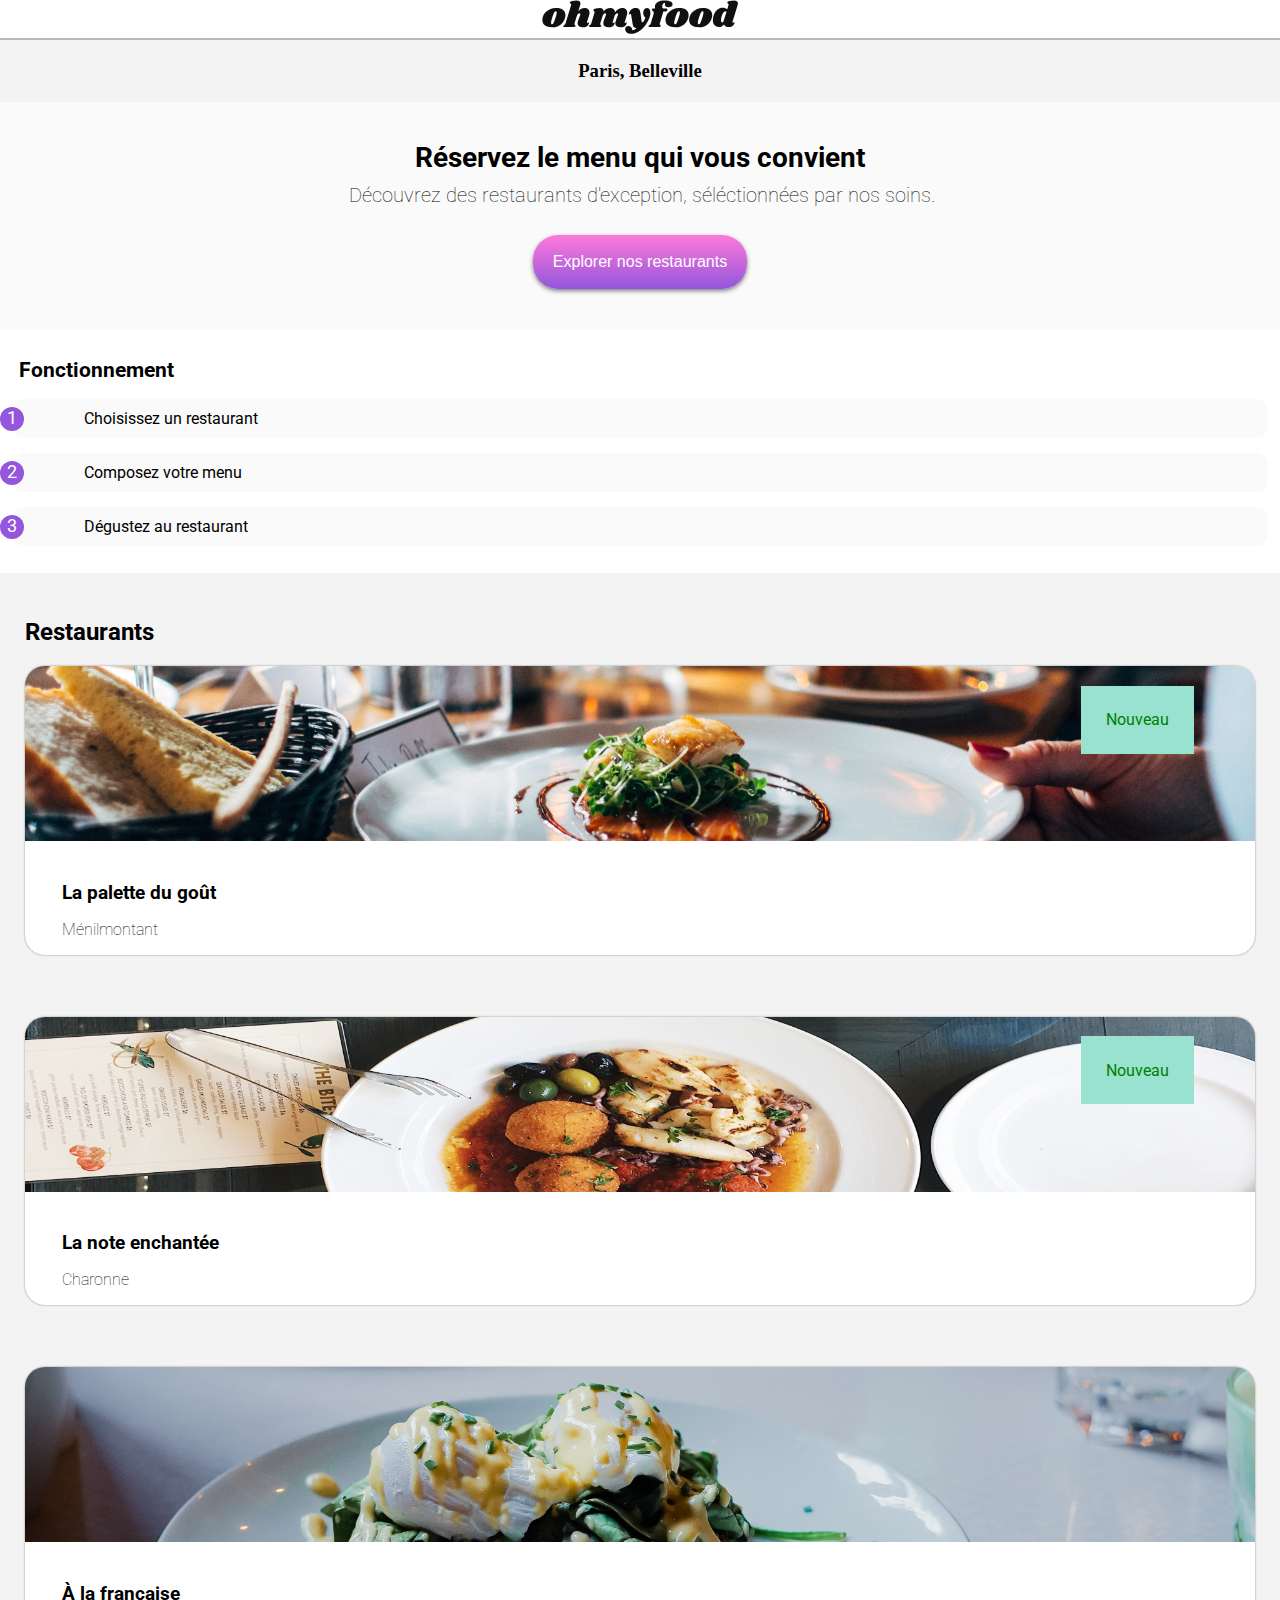
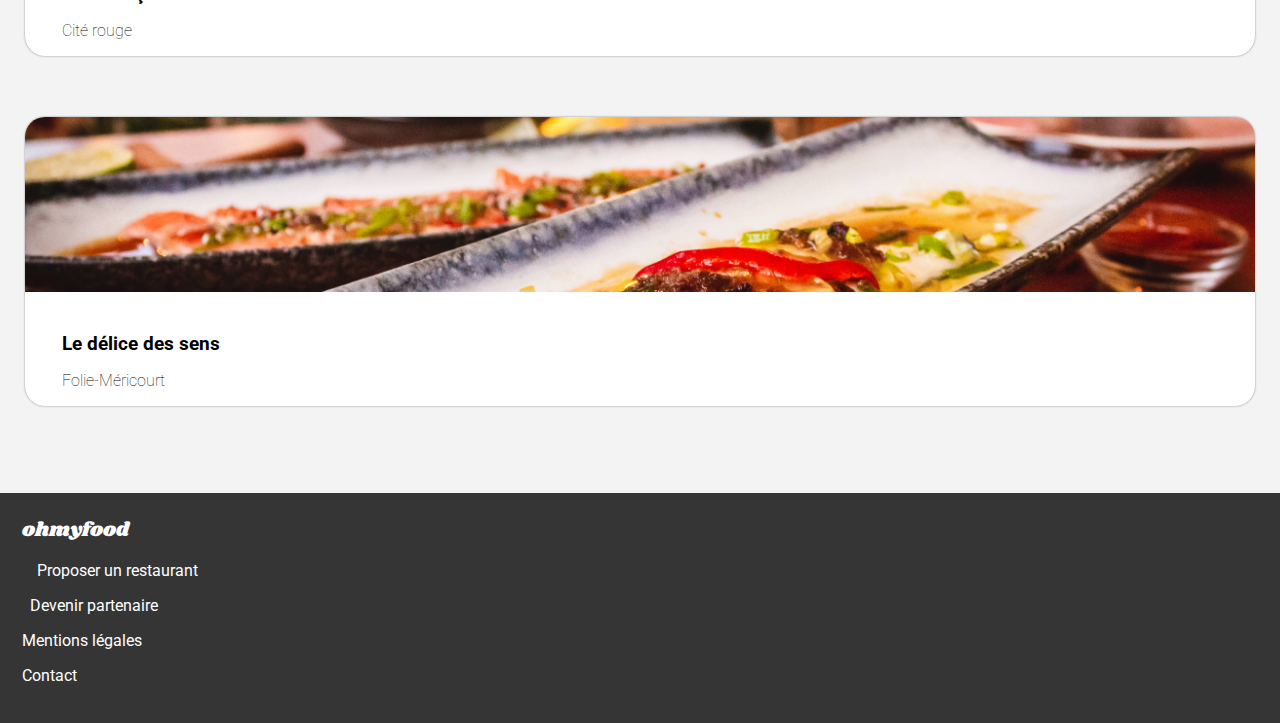
<file: index.html>
<!DOCTYPE html>
<html lang="en">

<head>
    <meta charset="UTF-8">
    <meta http-equiv="X-UA-Compatible" content="IE=edge">
    <meta name="viewport" content="width=device-width, initial-scale=1.0">
    <link rel="stylesheet" href="desktop.css">
    <link rel="stylesheet" href="tablette.css">
    <link rel="stylesheet" href="mobile.css">
    <link rel="stylesheet" href="https://use.fontawesome.com/releases/v5.15.4/css/all.css"
        integrity="sha384-DyZ88mC6Up2uqS4h/KRgHuoeGwBcD4Ng9SiP4dIRy0EXTlnuz47vAwmeGwVChigm" crossorigin="anonymous">

    <link rel="preconnect" href="https://fonts.googleapis.com">
    <link rel="preconnect" href="https://fonts.gstatic.com" crossorigin>
    <link href="https://fonts.googleapis.com/css2?family=Roboto:wght@100;500&display=swap" rel="stylesheet">

    <link rel="preconnect" href="https://fonts.googleapis.com">
    <link rel="preconnect" href="https://fonts.gstatic.com" crossorigin>
    <link href="https://fonts.googleapis.com/css2?family=Shrikhand&display=swap" rel="stylesheet">

    <title>ohmyfood</title>
</head>

<body>

    <header>
        <img class="margeLogo margeDesktopOMF margeTabletteOMF margeTablette2-OMF" src="./img/ohmyfood@2x.svg" alt="Logo ohmyfood">

        <div id="containerInfo">

            <div class="ParisBelleville colorFondBody colorFondBodyDesktop">
                <h3><i class="margeIconParisBelleville margeDesktopParis margeDesktopParis iconMap fas fa-map-marker-alt"></i> Paris, Belleville</h3>
            </div>


            <div>
                <div>
                    <div class="alignCenter ReserverMenu ReserverMenuDesktop ReserverMenuTablette">
                        <h1>Réservez le menu qui vous convient</h1>
                    </div>
                </div>


                <div class="alignCenter alignCenterDesktop">
                    <h3 class="DecouvrezMenu DecouvrezMenu2 DecouvrezMenuDesktop DecouvrezMenu2Desktop">Découvrez des restaurants d'exception, séléctionnées par
                        nos soins.</h3>
                </div>
            </div>

            <button class="button buttonDesktop buttonTablette buttonTablette-2">Explorer nos restaurants</button>
        </div>

    </header>

    <main>
        <div class="fonctionnement fonctionnementDesktop">

            <h2 class="titreFonctionnement">Fonctionnement</h2>

            <div id="conteneur conteneurDesktop containerSectionDesktop">

                <div class="Element ElementDesktop">
                    <div class="colorNumber colorNumberDesktop">1</div>
                    <div>
                        <i class="iconElement iconElementDesktop fas fa-mobile-alt"></i>
                        <span class="textIcon textIconDesktop">Choisissez un restaurant</span>
                    </div>


                </div>

                <div class="Element ElementDesktop">
                    <div class="colorNumber colorNumberDesktop">2</div>
                    <div>
                        <i class="iconElement iconElementDesktop fas fa-list-ul"></i>
                        <span class="textIcon textIconDesktop">Composez votre menu</span>
                    </div>
                </div>

                <div class="Element ElementDesktop">
                    <div class="colorNumber colorNumberDesktop">3</div>
                    <div>
                        <i class="iconElement iconElementDesktop fas fa-store"></i>
                        <span class="textIcon textIconDesktop">Dégustez au restaurant</span>
                    </div>

                </div>
            </div>
        </div>
        </div>
    </main>

    <section id="containerSection">
        <div class="container">

            <h2 class="titleRestaurants">Restaurants</h2>

            <div class="cartes cartesDesktop">

                <div class="card-header card-headerDesktop">
                    <a href=""><img class="imageRestaurant imageRestaurantDesktop" src="./img/jay-wennington-N_Y88TWmGwA-unsplash.jpg"
                            alt=""></a>
                    <p>Nouveau</p>
                </div>

                <div class="card-footer card-footerDesktop">

                    <div class="test">
                        <a href="">
                            <h3>La palette du goût</h3>
                        </a>
                        <a href="" class="card-footer-text card-footer-text-Desktop">
                            <p>Ménilmontant</p>
                        </a>
                    </div>
                    <!-- 
                    <div class="iconeCoeur">
                        <i class="far fa-heart"></i>
                        <i class="fas fa-heart"></i>
                    </div>
-->

                    <div class=" iconeCoeur iconeCoeurDesktop parent parentDesktop">
                        <i class="far fa-heart menunoir menunoirDesktop"></i>
                        <i class="fas fa-heart menublanc menublancDesktop"></i>
                    </div>
                </div>

            </div>



            <div class="cartes cartesDesktop">

                <div class="card-header card-headerDesktop">
                    <a href=""><img class="imageRestaurant imageRestaurantDesktop" src="./img/stil-u2Lp8tXIcjw-unsplash2.jpg" alt=""></a>
                    <p>Nouveau</p>
                </div>

                <div class="card-footer card-footerDesktop">

                    <div class="test">
                        <a href="">
                            <h3>La note enchantée</h3>
                        </a>
                        <a href="" class="card-footer-text card-footer-text-Desktop">
                            <p>Charonne</p>
                        </a>
                    </div>

                    <!--
                    <div class="iconeCoeur">
                        <i class="far fa-heart"></i>
                        <i class="fas fa-heart"></i>
                    </div>
                </div>
            -->

                    <div class=" iconeCoeur iconeCoeurDesktop parent parentDesktop">
                        <i class="far fa-heart menunoir menunoirDesktop"></i>
                        <i class="fas fa-heart menublanc menublancDesktop"></i>
                    </div>

                </div>
            </div>
            <div class="cartes cartesDesktop">

                <div class="card-header card-headerDesktop">
                    <a href=""><img class="imageRestaurant imageRestaurantDesktop" src="./img/toa-heftiba-DQKerTsQwi0-unsplash.jpg" alt=""></a>

                </div>

                <div class="card-footer card-footerDesktop">

                    <div class="test">
                        <a href="">
                            <h3>À la française</h3>
                        </a>
                        <a href="" class="card-footer-text card-footer-text-Desktop">
                            <p>Cité rouge</p>
                        </a>
                    </div>

                    <!--
                    <div class="iconeCoeur">
                        <i class="far fa-heart"></i>
                        <i class="fas fa-heart"></i>
                    </div>
            -->

                    <div class=" iconeCoeur iconeCoeurDesktop parent parentDesktop">
                        <i class="far fa-heart menunoir menunoirDesktop"></i>
                        <i class="fas fa-heart menublanc menublancDesktop"></i>
                    </div>

                </div>
            </div>

            <div class="cartes cartesDesktop">

                <div class="card-header card-headerDesktop">
                    <a href=""><img class="imageRestaurant imageRestaurantDesktop"
                            src="./img/louis-hansel-shotsoflouis-qNBGVyOCY8Q-unsplash.jpg" alt=""></a>

                </div>

                <div class="card-footer card-footerDesktop">

                    <div class="test">
                        <a href="">
                            <h3>Le délice des sens</h3>
                        </a>
                        <a href="" class="card-footer-text card-footer-text-Desktop">
                            <p>Folie-Méricourt</p>
                        </a>
                    </div>

                    <!--
                    <div class="iconeCoeur">
                        <i class="far fa-heart"></i>
                        <i class="fas fa-heart"></i>
                    </div>
                
            -->

                    <div class=" iconeCoeur iconeCoeurDesktop parent parentDesktop">
                        <i class="far fa-heart menunoir menunoirDesktop"></i>
                        <i class="fas fa-heart menublanc menublancDesktop"></i>
                    </div>

                </div>
            </div>



        </div>


        <div>

        </div>
    </section>


    <footer>

        <div id="containerFooter">


            <div>
                <div id="policeomf">ohmyfood</div>
                <p><i class="fas fa-utensils margIconFooter margIconFooterDesktop"></i>Proposer un restaurant</p>
                <p><i class="fas fa-hands-helping margIconFooter2 margIconFooter2Desktop"></i>Devenir partenaire</p>
                <p>Mentions légales</p>
                <p>Contact</p>
            </div>
        </div>
    </footer>
</body>

</html>
</file>
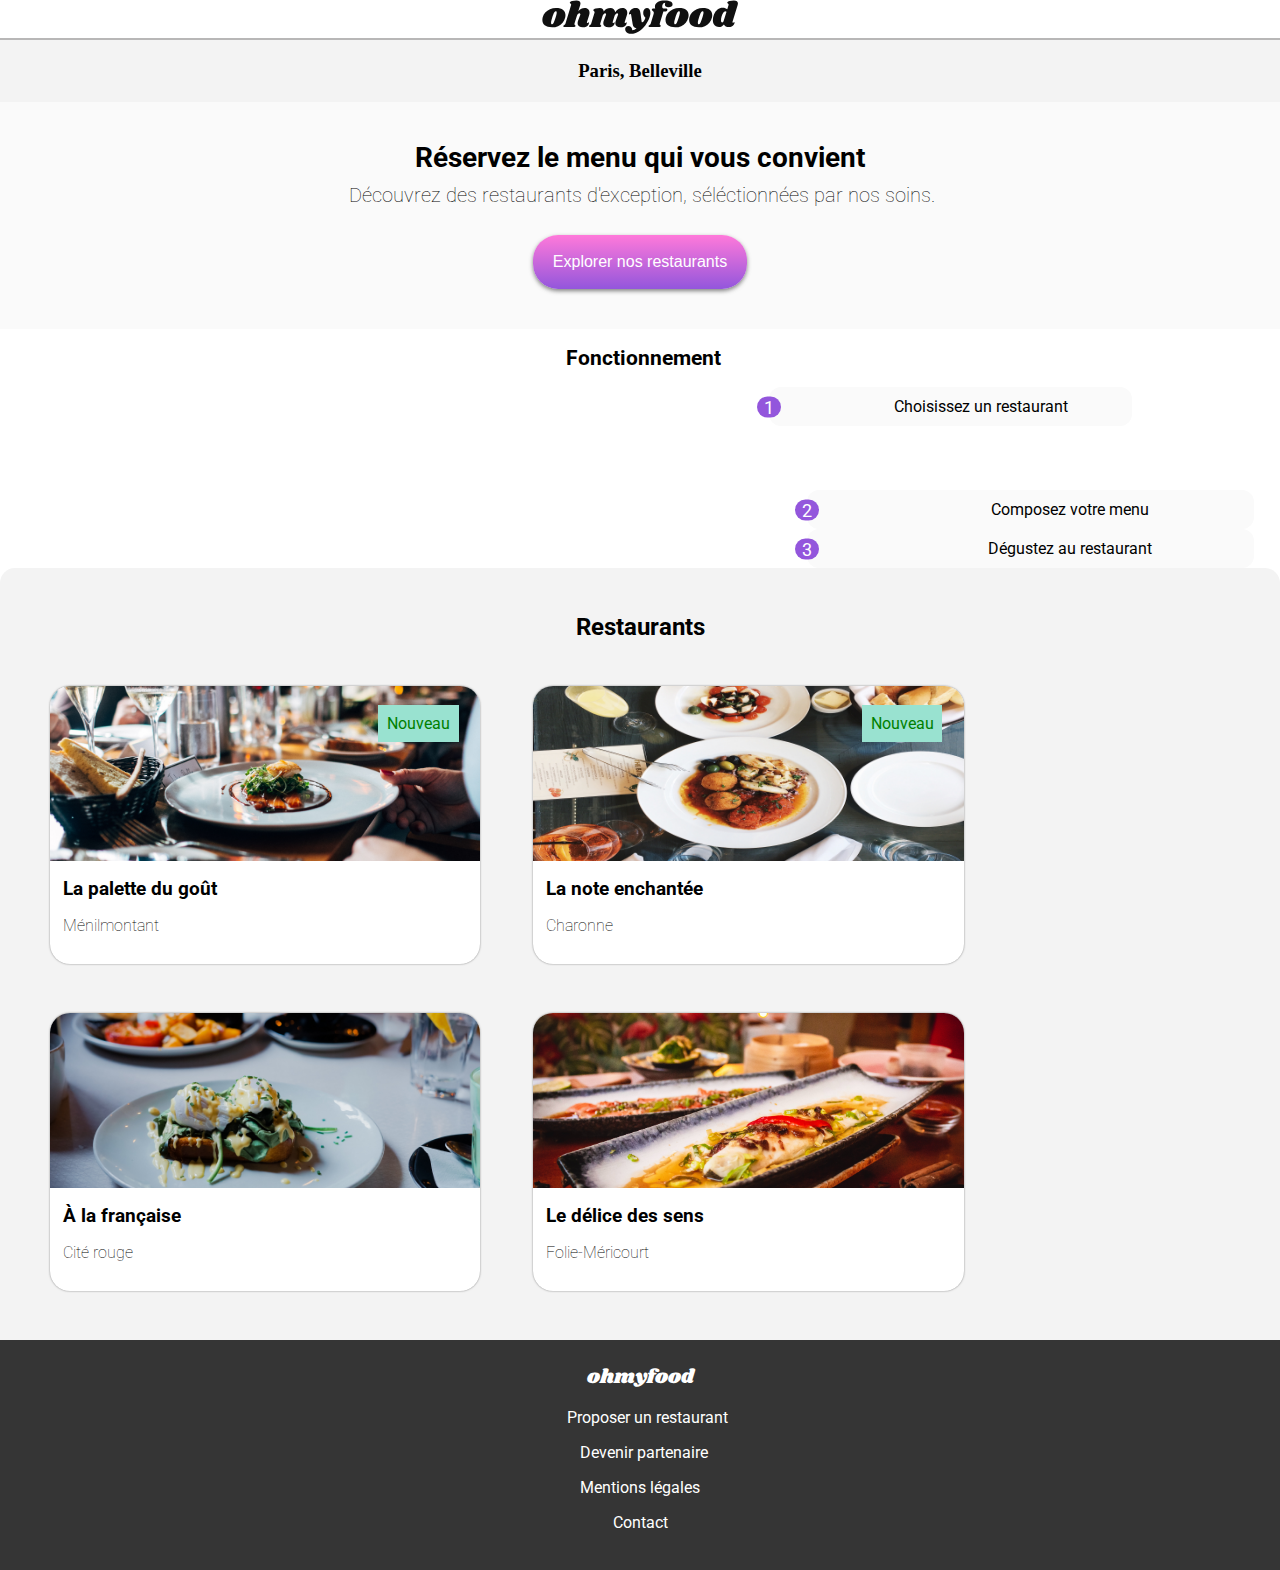
<file: root/index.html>
<!DOCTYPE html>
<html lang="en">

<head>
    <meta charset="UTF-8">
    <meta http-equiv="X-UA-Compatible" content="IE=edge">
    <meta name="viewport" content="width=device-width, initial-scale=1.0">
    <link rel="stylesheet" href="../styles/desktop.css">
    <link rel="stylesheet" href="../styles/tablette.css">
    <link rel="stylesheet" href="../styles/mobile.css">
    <link rel="stylesheet" href="https://use.fontawesome.com/releases/v5.15.4/css/all.css"
        integrity="sha384-DyZ88mC6Up2uqS4h/KRgHuoeGwBcD4Ng9SiP4dIRy0EXTlnuz47vAwmeGwVChigm" crossorigin="anonymous">

    <link rel="preconnect" href="https://fonts.googleapis.com">
    <link rel="preconnect" href="https://fonts.gstatic.com" crossorigin>
    <link href="https://fonts.googleapis.com/css2?family=Roboto:wght@100;500&display=swap" rel="stylesheet">

    <link rel="preconnect" href="https://fonts.googleapis.com">
    <link rel="preconnect" href="https://fonts.gstatic.com" crossorigin>
    <link href="https://fonts.googleapis.com/css2?family=Shrikhand&display=swap" rel="stylesheet">

    <title>ohmyfood</title>
</head>

<body>


    <header>
        <div class="backSpin">
            <div class="chargement"></div>
        </div>
        <img class="margeLogo margeDesktopOMF margeTabletteOMF margeTablette2-OMF" src="../img/ohmyfood@2x.svg"
            alt="Logo ohmyfood">

        <div id="containerInfo">

            <div class="ParisBelleville colorFondBody colorFondBodyDesktop">
                <h3><i class="margeIconParisBelleville  iconMap fas fa-map-marker-alt"></i>
                    Paris, Belleville</h3>
            </div>


            <div>
                <div>
                    <div class="alignCenter ReserverMenu ReserverMenuDesktop ReserverMenuTablette">
                        <h1>Réservez le menu qui vous convient</h1>
                    </div>
                </div>


                <div class="alignCenter alignCenterDesktop">
                    <h3 class="DecouvrezMenu DecouvrezMenu2 DecouvrezMenuDesktop DecouvrezMenu2Desktop">Découvrez des
                        restaurants d'exception, séléctionnées par
                        nos soins.</h3>
                </div>
            </div>

            <button class="button buttonDesktop buttonTablette buttonTablette-2">Explorer nos restaurants</button>
        </div>

    </header>

    <main>
        <div class="fonctionnement fonctionnementDesktop">

            <h2 class="titreFonctionnement">Fonctionnement</h2>

            <div id="conteneur">
                <div class="conteneurDesktop containerSectionDesktop">

                    <div class="Element ElementDesktop">
                        <div class="colorNumber colorNumberDesktop">1</div>
                        <div>
                            <i class="iconElement iconElementDesktop fas fa-mobile-alt"></i>
                            <span class="textIcon textIconDesktop">Choisissez un restaurant</span>
                        </div>

                    </div>
                </div>


                <div class="Element ElementDesktop">
                    <div class="colorNumber colorNumberDesktop">2</div>
                    <div>
                        <i class="iconElement iconElementDesktop fas fa-list-ul"></i>
                        <span class="textIcon textIconDesktop">Composez votre menu</span>
                    </div>
                </div>

                <div class="Element ElementDesktop">
                    <div class="colorNumber colorNumberDesktop">3</div>
                    <div>
                        <i class="iconElement iconElementDesktop fas fa-store"></i>
                        <span class="textIcon textIconDesktop">Dégustez au restaurant</span>
                    </div>

                </div>
            </div>
        </div>

    </main>

    <section id="containerSection">
        <div class="container">

            <h2 class="titleRestaurants">Restaurants</h2>

            <div class="cartes cartesDesktop">

                <div class="card-header card-headerDesktop">
                    <a href="Lapalettedugout.html"><img class="imageRestaurant imageRestaurantDesktop"
                            src="../img/jay-wennington-N_Y88TWmGwA-unsplash.jpg" alt=""></a>
                    <p>Nouveau</p>
                </div>

                <div class="card-footer card-footerDesktop">

                    <div>
                        <a href="">
                            <h3><a href="Lapalettedugout.html">La palette du goût</a></h3>

                        </a>
                        <a href="" class="card-footer-text card-footer-text-Desktop">
                            <p>Ménilmontant</p>
                        </a>
                    </div>

                    <div class="iconeCoeur iconeCoeurDesktop parent parentDesktop">
                        <i class="far fa-heart menunoir menunoirDesktop"></i>
                        <i class="fas fa-heart menublanc menublancDesktop"></i>
                    </div>
                </div>

            </div>



            <div class="cartes cartesDesktop">

                <div class="card-header card-headerDesktop">
                    <a href="LaNoteEnchantee.html"><img class="imageRestaurant imageRestaurantDesktop"
                            src="../img/stil-u2Lp8tXIcjw-unsplash2.jpg" alt=""></a>
                    <p>Nouveau</p>
                </div>

                <div class="card-footer card-footerDesktop">

                    <div>
                        <a href="">
                            <h3><a href="LaNoteEnchantee.html">La note enchantée</a></h3>
                        </a>
                        <a href="" class="card-footer-text card-footer-text-Desktop">
                            <p>Charonne</p>
                        </a>
                    </div>



                    <div class=" iconeCoeur iconeCoeurDesktop parent parentDesktop">
                        <i class="far fa-heart menunoir menunoirDesktop"></i>
                        <i class="fas fa-heart menublanc menublancDesktop"></i>
                    </div>

                </div>
            </div>
            <div class="cartes cartesDesktop">

                <div class="card-header card-headerDesktop">
                    <a href="aLaFrancaise.html"><img class="imageRestaurant imageRestaurantDesktop"
                            src="../img/toa-heftiba-DQKerTsQwi0-unsplash.jpg" alt=""></a>

                </div>

                <div class="card-footer card-footerDesktop">

                    <div>
                        <a href="">
                            <h3><a href="aLaFrancaise.html">À la française</a></h3>
                        </a>
                        <a href="" class="card-footer-text card-footer-text-Desktop">
                            <p>Cité rouge</p>
                        </a>
                    </div>


                    <div class="iconeCoeur iconeCoeurDesktop parent parentDesktop">
                        <i class="far fa-heart menunoir menunoirDesktop"></i>
                        <i class="fas fa-heart menublanc menublancDesktop"></i>
                    </div>

                </div>
            </div>

            <div class="cartes cartesDesktop">

                <div class="card-header card-headerDesktop">
                    <a href="LeDeliceDesSens.html"><img class="imageRestaurant imageRestaurantDesktop"
                            src="../img/louis-hansel-shotsoflouis-qNBGVyOCY8Q-unsplash.jpg" alt=""></a>

                </div>

                <div class="card-footer card-footerDesktop">

                    <div>
                        <a href="">
                            <h3><a href="LeDeliceDesSens.html">Le délice des sens</a></h3>
                        </a>
                        <a href="" class="card-footer-text card-footer-text-Desktop">
                            <p>Folie-Méricourt</p>
                        </a>
                    </div>



                    <div class=" iconeCoeur iconeCoeurDesktop parent parentDesktop">
                        <i class="far fa-heart menunoir menunoirDesktop"></i>
                        <i class="fas fa-heart menublanc menublancDesktop"></i>
                    </div>

                </div>
            </div>



        </div>


        <div>

        </div>
    </section>


    <footer>

        <div id="containerFooter">


            <div>
                <div id="policeomf">ohmyfood</div>
                <p><i class="fas fa-utensils margIconFooter margIconFooterDesktop"></i>Proposer un restaurant</p>
                <p><i class="fas fa-hands-helping margIconFooter2 margIconFooter2Desktop"></i>Devenir partenaire</p>
                <p>Mentions légales</p>
                <p><a href="mailto:contact@ohmyfood.com">Contact</a></p>
            </div>
        </div>
    </footer>
</body>

</html>
</file>
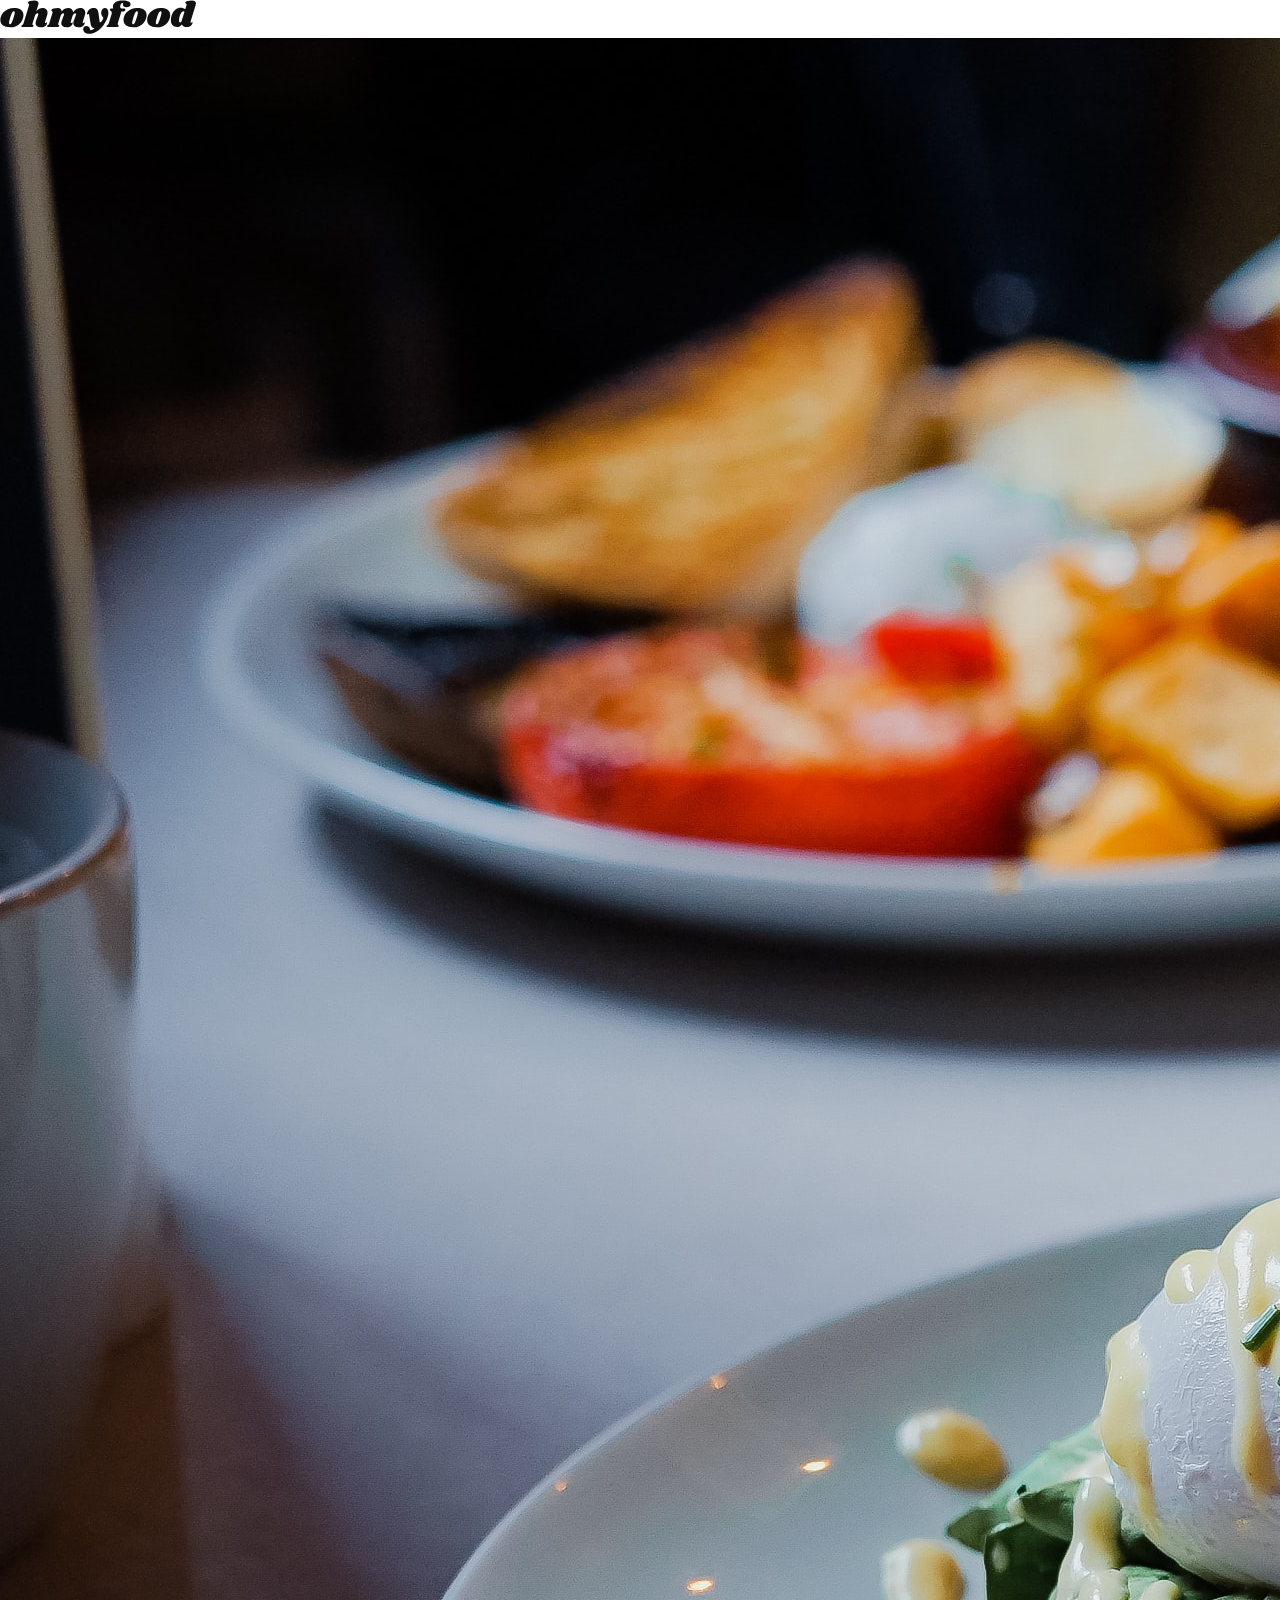
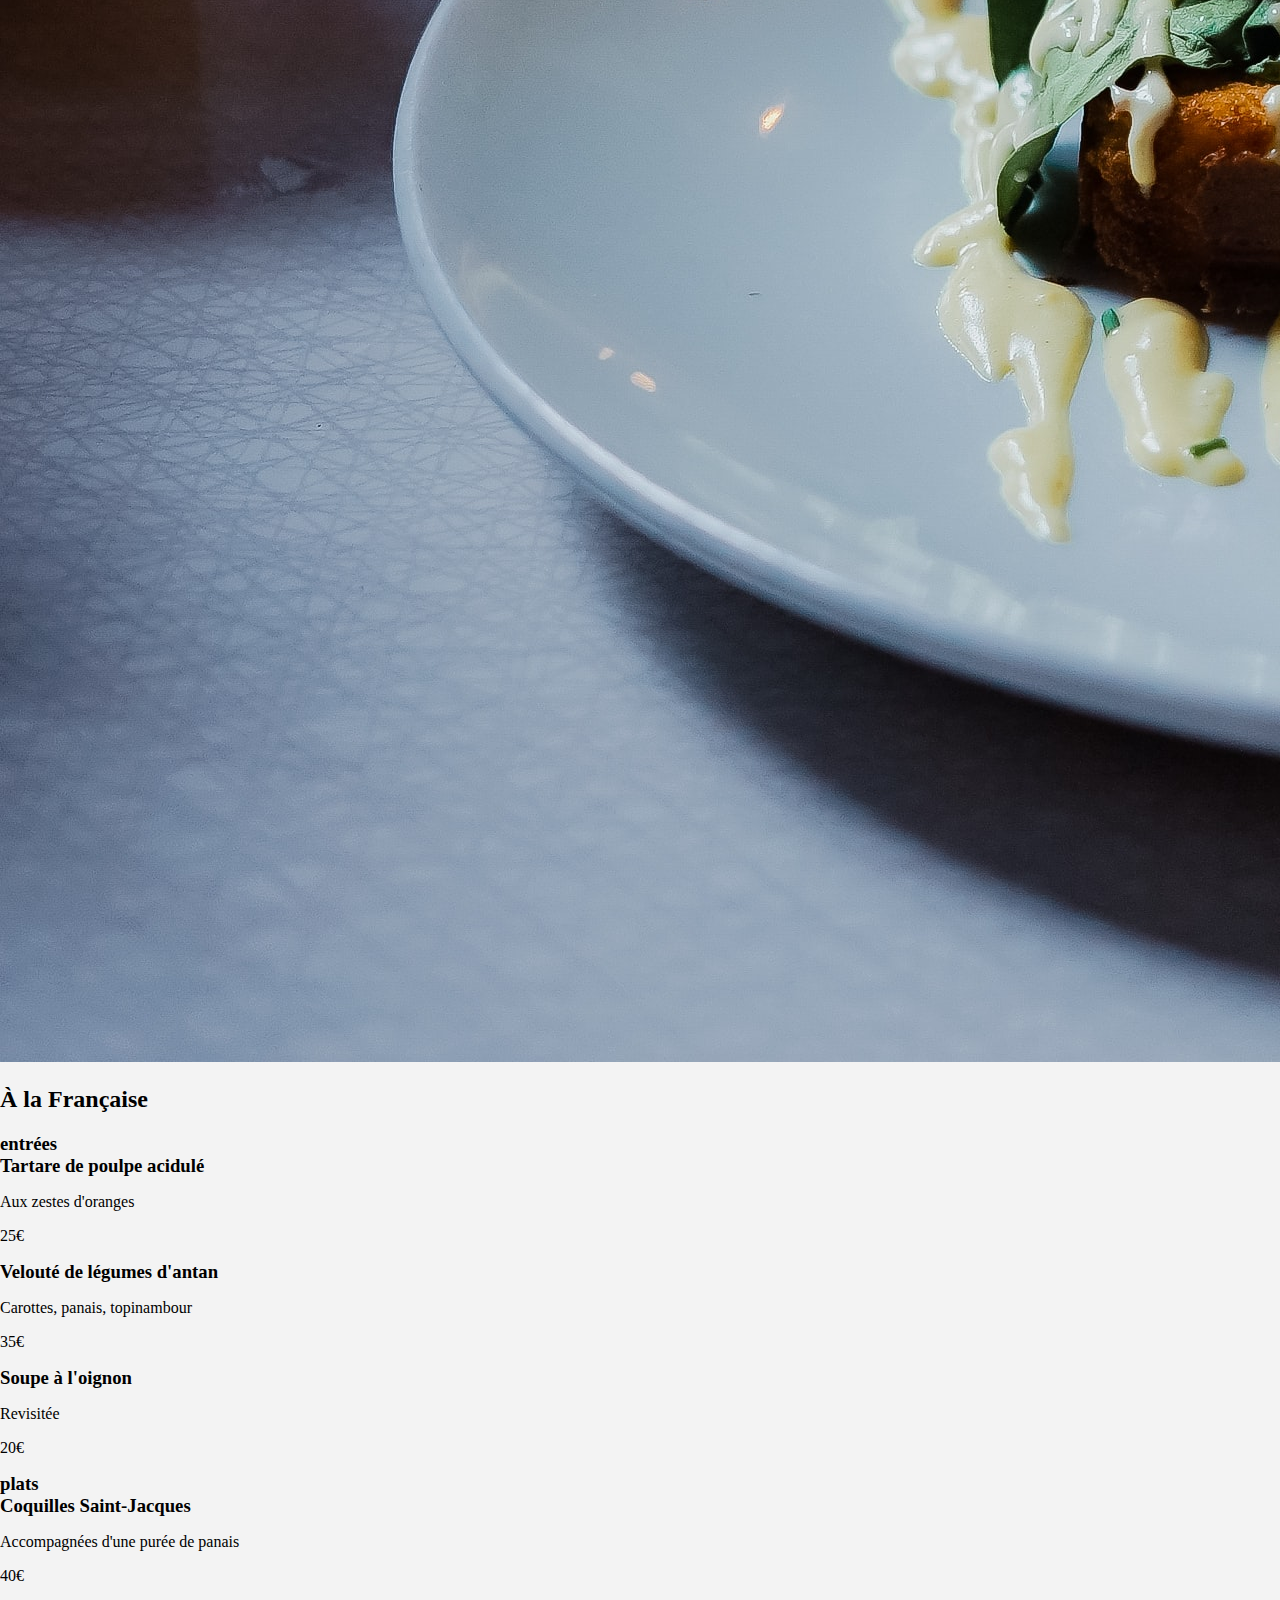
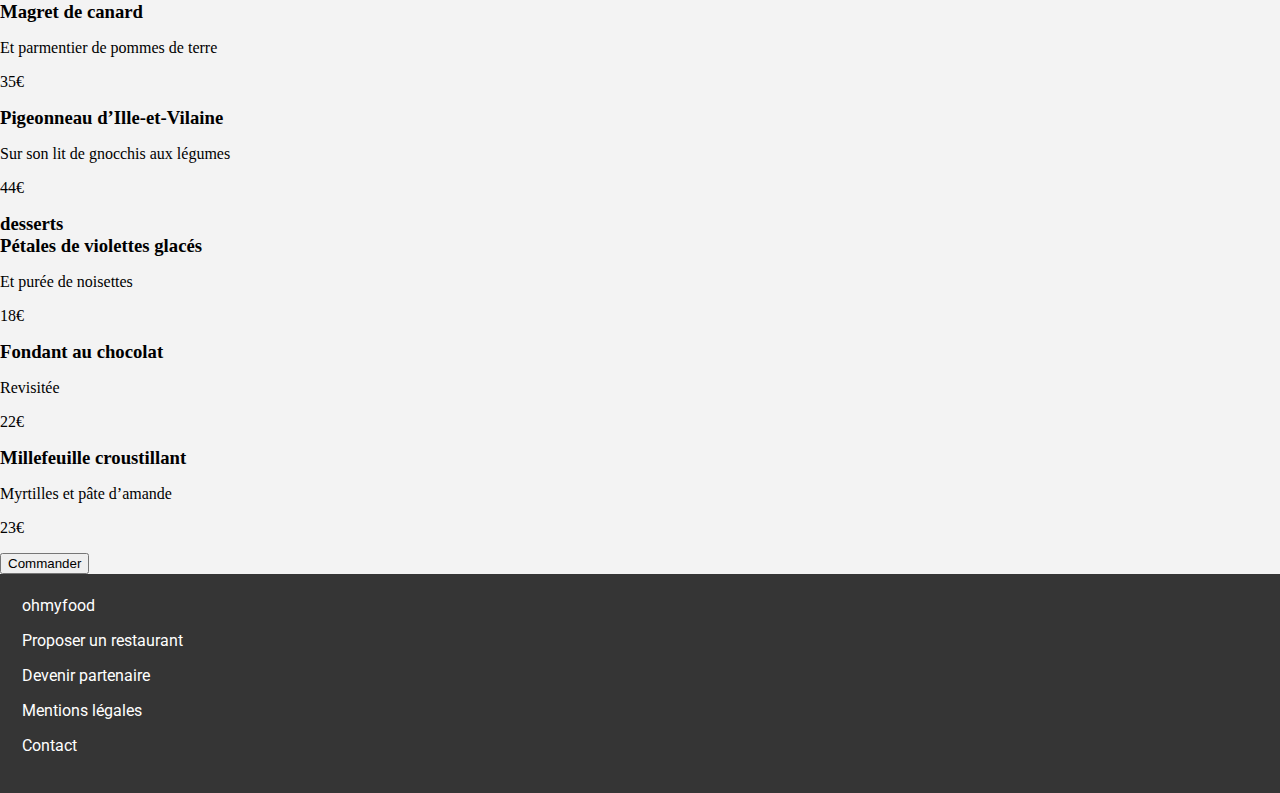
<file: aLaFrancaise.html>
<!DOCTYPE html>
<html lang="en">

<head>
    <meta charset="UTF-8">
    <meta http-equiv="X-UA-Compatible" content="IE=edge">
    <meta name="viewport" content="width=device-width, initial-scale=1.0">
    <link rel="stylesheet" href="mobile.css">
    <link rel="stylesheet" href="https://use.fontawesome.com/releases/v5.15.4/css/all.css"
        integrity="sha384-DyZ88mC6Up2uqS4h/KRgHuoeGwBcD4Ng9SiP4dIRy0EXTlnuz47vAwmeGwVChigm" crossorigin="anonymous">

    <link rel="preconnect" href="https://fonts.googleapis.com">
    <link rel="preconnect" href="https://fonts.gstatic.com" crossorigin>
    <link href="https://fonts.googleapis.com/css2?family=Roboto:wght@100;500&display=swap" rel="stylesheet">

    <link rel="preconnect" href="https://fonts.googleapis.com">
    <link rel="preconnect" href="https://fonts.gstatic.com" crossorigin>
    <link href="https://fonts.googleapis.com/css2?family=Shrikhand&display=swap" rel="stylesheet">

    <title>ohmyfood</title>
</head>

<body>
    <header>
        <a href="index.html"><i class="iconeHeader fas fa-arrow-left"></i></a>
        <img class="margeLogo" src="./img/ohmyfood@2x.svg" alt="Logo ohmyfood">
    </header>


    <main>

        <div>
            <img class="imageAlaFrancaise" src="./img/toa-heftiba-DQKerTsQwi0-unsplash.jpg" alt="">
        </div>

        <div class="containerAlafrancaise coeur">
            <h2 class="titreAlafrancaise">À la Française</h2>

            <div>
                <i class="iconeCoeur2 far fa-heart"></i>
            </div>

            <h3 class="h3police">entrées</h3>

            <div class="margeEntreePlatsDesserts">

                <div class="ElementMenu">

                    <div>
                        <h3 class="TitreMenu2">Tartare de poulpe acidulé</h3>
                        <p class="tailleParagraphes">Aux zestes d'oranges</p>
                        <p class="prix">25€</p>

                    </div>


                </div>


                <div class="ElementMenu">

                    <div>
                        <h3 class="TitreMenu2">Velouté de légumes d'antan</h3>
                        <p class="tailleParagraphes">Carottes, panais, topinambour</p>
                        <p class="prix">35€</p>

                    </div>


                </div>


                <div class="ElementMenu">

                    <div>
                        <h3 class="TitreMenu2">Soupe à l'oignon</h3>
                        <p class="tailleParagraphes">Revisitée</p>
                        <p class="prix">20€</p>

                    </div>


                </div>






            </div>


            <h3 class="h3police">plats</h3>

            <div class="margeEntreePlatsDesserts">

                <div class="ElementMenu">

                    <div>
                        <h3 class="TitreMenu2">Coquilles Saint-Jacques</h3>
                        <p class="tailleParagraphes">Accompagnées d'une purée de panais</p>
                        <p class="prix">40€</p>

                    </div>


                </div>


                <div class="ElementMenu">

                    <div>
                        <h3 class="TitreMenu2">Magret de canard</h3>
                        <p class="tailleParagraphes">Et parmentier de pommes de terre</p>
                        <p class="prix">35€</p>

                    </div>


                </div>


                <div class="ElementMenu">

                    <div>
                        <h3 class="TitreMenu2">Pigeonneau d’Ille-et-Vilaine</h3>
                        <p class="tailleParagraphes">Sur son lit de gnocchis aux légumes</p>
                        <p class="prix">44€</p>

                    </div>


                </div>






            </div>


            <h3 class="h3police">desserts</h3>

            <div class="margeEntreePlatsDesserts">

                <div class="ElementMenu">

                    <div>
                        <h3 class="TitreMenu2">Pétales de violettes glacés</h3>
                        <p class="tailleParagraphes">Et purée de noisettes</p>
                        <p class="prix">18€</p>

                    </div>


                </div>


                <div class="ElementMenu">

                    <div>
                        <h3 class="TitreMenu2">Fondant au chocolat</h3>
                        <p class="tailleParagraphes">Revisitée</p>
                        <p class="prix">22€</p>

                    </div>


                </div>


                <div class="ElementMenu">

                    <div>
                        <h3 class="TitreMenu2">Millefeuille croustillant</h3>
                        <p class="tailleParagraphes">Myrtilles et pâte d’amande</p>
                        <p class="prix">23€</p>

                    </div>


                </div>

                <div class="containerBtn">
                    <button class="buttonCommander">Commander</button>
                </div>

            </div>




        </div>


    </main>

    <footer>
        <footer>

            <div id="containerFooter">


                <div>
                    <div id="policeomf">ohmyfood</div>
                    <p><i class="fas fa-utensils margIconFooter"></i>Proposer un restaurant</p>
                    <p><i class="fas fa-hands-helping margIconFooter2"></i>Devenir partenaire</p>
                    <p>Mentions légales</p>
                    <p>Contact</p>
                </div>
            </div>
        </footer>
    </footer>

</body>

</html>
</file>
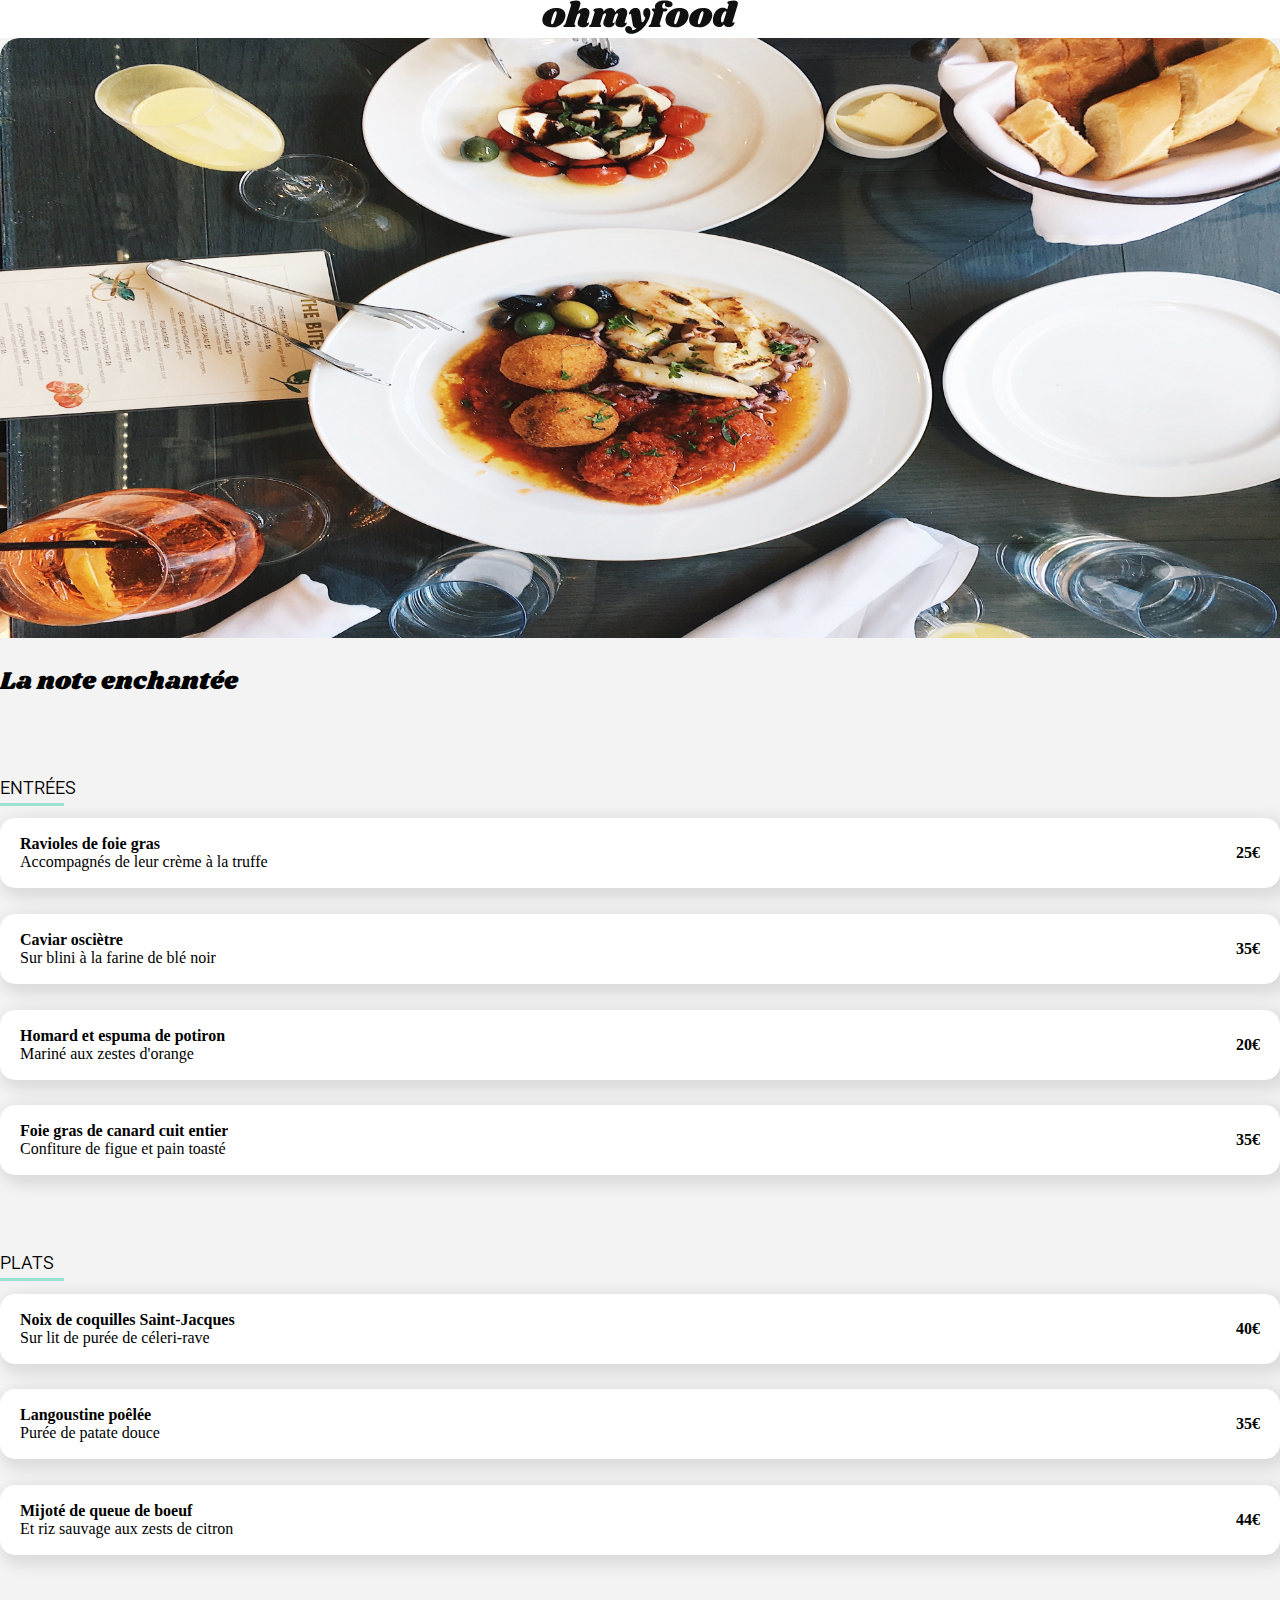
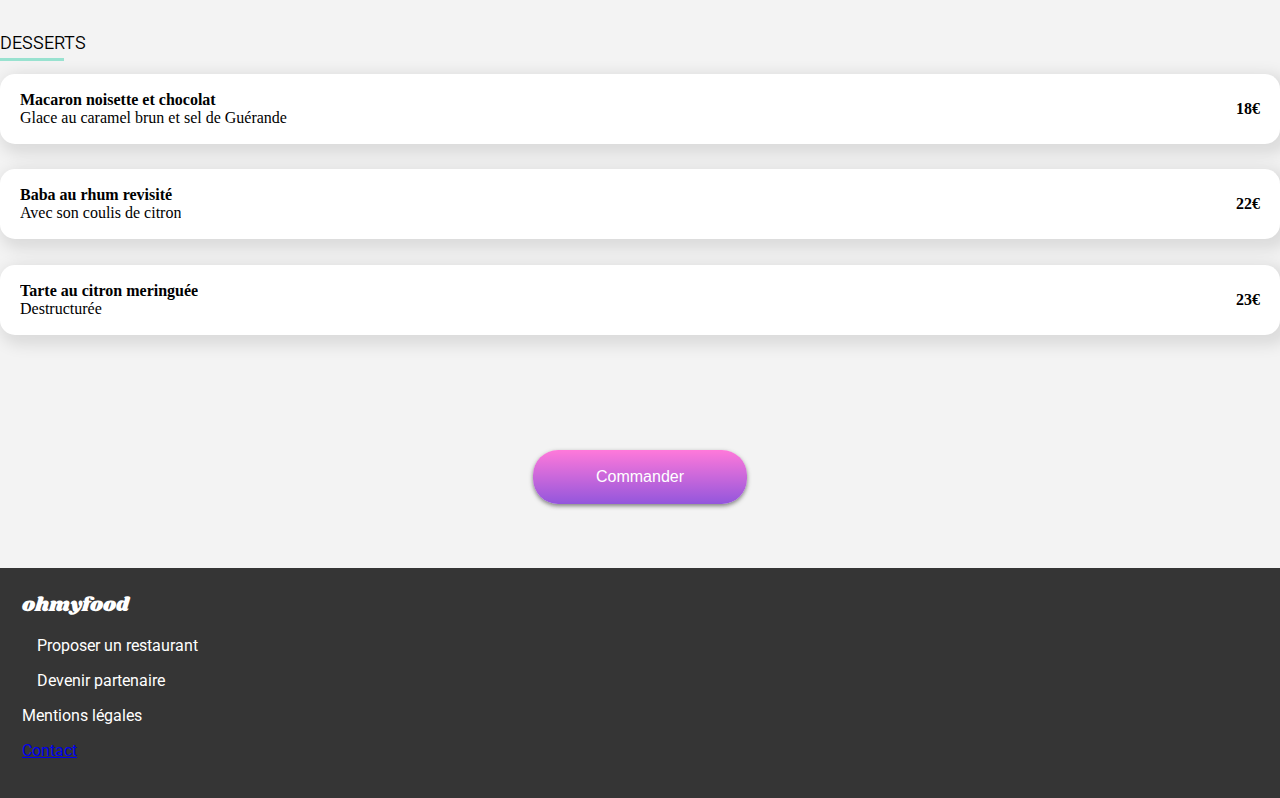
<file: LaNoteEnchantee.html>
<!DOCTYPE html>
<html lang="en">

<head>
    <meta charset="UTF-8">
    <meta http-equiv="X-UA-Compatible" content="IE=edge">
    <meta name="viewport" content="width=device-width, initial-scale=1.0">
    <link rel="stylesheet" href="desktop.css">
    <link rel="stylesheet" href="tablette.css">
    <link rel="stylesheet" href="mobile.css">
    <link rel="stylesheet" href="menuAnimation.css">
    <link rel="stylesheet" href="https://use.fontawesome.com/releases/v5.15.4/css/all.css"
        integrity="sha384-DyZ88mC6Up2uqS4h/KRgHuoeGwBcD4Ng9SiP4dIRy0EXTlnuz47vAwmeGwVChigm" crossorigin="anonymous">

    <link rel="preconnect" href="https://fonts.googleapis.com">
    <link rel="preconnect" href="https://fonts.gstatic.com" crossorigin>
    <link href="https://fonts.googleapis.com/css2?family=Roboto:wght@100;500&display=swap" rel="stylesheet">

    <link rel="preconnect" href="https://fonts.googleapis.com">
    <link rel="preconnect" href="https://fonts.gstatic.com" crossorigin>
    <link href="https://fonts.googleapis.com/css2?family=Shrikhand&display=swap" rel="stylesheet">

    <title>ohmyfood</title>
</head>

<body>
    <header>
        <a href="index.html"><i class="iconeHeader fas fa-arrow-left"></i></a>
        <img class="margeLogo" src="./img/ohmyfood@2x.svg" alt="Logo ohmyfood">
    </header>


    <main>

        <div>
            <img class="imageAlaFrancaise" src="./img/stil-u2Lp8tXIcjw-unsplash2.jpg" alt="">
        </div>

        <div class="containerAlafrancaise coeur">
            <h2 class="titreAlafrancaise titreAlafrancaiseDesktop">La note enchantée</h2>

            <div
                class="iconeCoeur iconeCoeur2 iconeCoeurDesktop parent parentDesktop positionCoeurDesktop positionCoeurTablette">
                <i class="far fa-heart menunoir menunoirDesktop positionCoeur"></i>
                <i class="fas fa-heart menublanc menublancDesktop positionCoeur"></i>
            </div>




            <h3 class="h3police h3policeDesktop">entrées</h3>

            <div class="margeEntreePlatsDesserts">

                <div class="case_menu appears-with-opacity" id="case1">
                    <div class="dish-et-prix">
                        <div class="case_dish">
                            <div class="case_dish_title">
                                <p>Ravioles de foie gras</p>
                            </div>
                            <div class="menu__case__dish-subtitle">
                                <p class="policeSmall">Accompagnés de leur crème à la truffe</p>
                            </div>
                        </div>
                        <div class="case_prix">25€</div>
                    </div>

                    <div class="box_valid">
                        <i class="fas fa-check-circle"></i>
                    </div>


                </div>

                <div class="case_menu appears-with-opacity" id="case2">
                    <div class="dish-et-prix">
                        <div class="case_dish">
                            <div class="case_dish_title">
                                <p>Caviar osciètre</p>
                            </div>
                            <div class="menu__case__dish-subtitle">
                                <p class="policeSmall">Sur blini à la farine de blé noir</p>
                            </div>
                        </div>
                        <div class="case_prix">35€</div>
                    </div>
                    <div class="box_valid">
                        <i class="fas fa-check-circle"></i>
                    </div>

                </div>


                <div class="case_menu appears-with-opacity" id="case3">
                    <div class="dish-et-prix">
                        <div class="case_dish">
                            <div class="case_dish_title">
                                <p>Homard et espuma de potiron</p>
                            </div>
                            <div class="menu__case__dish-subtitle">
                                <p class="policeSmall">Mariné aux zestes d'orange</p>
                            </div>
                        </div>
                        <div class="case_prix">20€</div>
                    </div>
                    <div class="box_valid">
                        <i class="fas fa-check-circle"></i>
                    </div>

                </div>

                <div class="case_menu appears-with-opacity" id="case4">
                    <div class="dish-et-prix">
                        <div class="case_dish">
                            <div class="case_dish_title">
                                <p>Foie gras de canard cuit entier</p>
                            </div>
                            <div class="menu__case__dish-subtitle">
                                <p class="policeSmall">Confiture de figue et pain toasté</p>
                            </div>
                        </div>
                        <div class="case_prix">35€</div>
                    </div>
                    <div class="box_valid">
                        <i class="fas fa-check-circle"></i>
                    </div>

                </div>


            </div>


            <h3 class="h3police h3policeDesktop">plats</h3>

            <div class="margeEntreePlatsDesserts">

                <div class="case_menu appears-with-opacity" id="case5">
                    <div class="dish-et-prix">
                        <div class="case_dish">
                            <div class="case_dish_title">
                                <p>Noix de coquilles Saint-Jacques</p>
                            </div>
                            <div class="menu__case__dish-subtitle">
                                <p class="policeSmall">Sur lit de purée de céleri-rave</p>
                            </div>
                        </div>
                        <div class="case_prix">40€</div>
                    </div>
                    <div class="box_valid">
                        <i class="fas fa-check-circle"></i>
                    </div>

                </div>

                <div class="case_menu appears-with-opacity" id="case6">
                    <div class="dish-et-prix">
                        <div class="case_dish">
                            <div class="case_dish_title">
                                <p>Langoustine poêlée</p>
                            </div>
                            <div class="menu__case__dish-subtitle">
                                <p class="policeSmall">Purée de patate douce</p>
                            </div>
                        </div>
                        <div class="case_prix">35€</div>
                    </div>
                    <div class="box_valid">
                        <i class="fas fa-check-circle"></i>
                    </div>
                </div>

                <div class="case_menu appears-with-opacity" id="case7">
                    <div class="dish-et-prix">
                        <div class="case_dish">
                            <div class="case_dish_title">
                                <p>Mijoté de queue de boeuf</p>
                            </div>
                            <div class="menu__case__dish-subtitle">
                                <p class="policeSmall">Et riz sauvage aux zests de citron</p>
                            </div>
                        </div>
                        <div class="case_prix">44€</div>
                    </div>
                    <div class="box_valid">
                        <i class="fas fa-check-circle"></i>
                    </div>

                </div>

            </div>


            <h3 class="h3police h3policeDesktop">desserts</h3>

            <div class="margeEntreePlatsDesserts">

                <div class="case_menu appears-with-opacity" id="case8">
                    <div class="dish-et-prix">
                        <div class="case_dish">
                            <div class="case_dish_title">
                                <p>Macaron noisette et chocolat</p>
                            </div>
                            <div class="menu__case__dish-subtitle">
                                <p class="policeSmall">Glace au caramel brun et sel de Guérande</p>
                            </div>
                        </div>
                        <div class="case_prix">18€</div>
                    </div>
                    <div class="box_valid">
                        <i class="fas fa-check-circle"></i>
                    </div>

                </div>


                <div class="case_menu appears-with-opacity" id="case9">
                    <div class="dish-et-prix">
                        <div class="case_dish">
                            <div class="case_dish_title">
                                <p>Baba au rhum revisité</p>
                            </div>
                            <div class="menu__case__dish-subtitle">
                                <p class="policeSmall">Avec son coulis de citron</p>
                            </div>
                        </div>
                        <div class="case_prix">22€</div>
                    </div>
                    <div class="box_valid">
                        <i class="fas fa-check-circle"></i>
                    </div>

                </div>


                <div class="case_menu appears-with-opacity" id="case10">
                    <div class="dish-et-prix">
                        <div class="case_dish">
                            <div class="case_dish_title">
                                <p>Tarte au citron meringuée</p>
                            </div>
                            <div class="menu__case__dish-subtitle">
                                <p class="policeSmall">Destructurée</p>
                            </div>
                        </div>
                        <div class="case_prix">23€</div>
                    </div>
                    <div class="box_valid">
                        <i class="fas fa-check-circle"></i>
                    </div>

                </div>


                <div class="containerBtn">
                    <button class="buttonCommander">Commander</button>
                </div>


            </div>




        </div>


    </main>

    <footer>


        <div id="containerFooter">


            <div>
                <div id="policeomf">ohmyfood</div>
                <p><i class="fas fa-utensils margIconFooter margIconFooterDesktop"></i>Proposer un restaurant</p>
                <p><i class="fas fa-hands-helping margIconFooter2 margIconFooterDesktop"></i>Devenir partenaire</p>
                <p>Mentions légales</p>
                <p><a href="mailto:contact@ohmyfood.com">Contact</a></p>
            </div>
        </div>

    </footer>

</body>

</html>
</file>
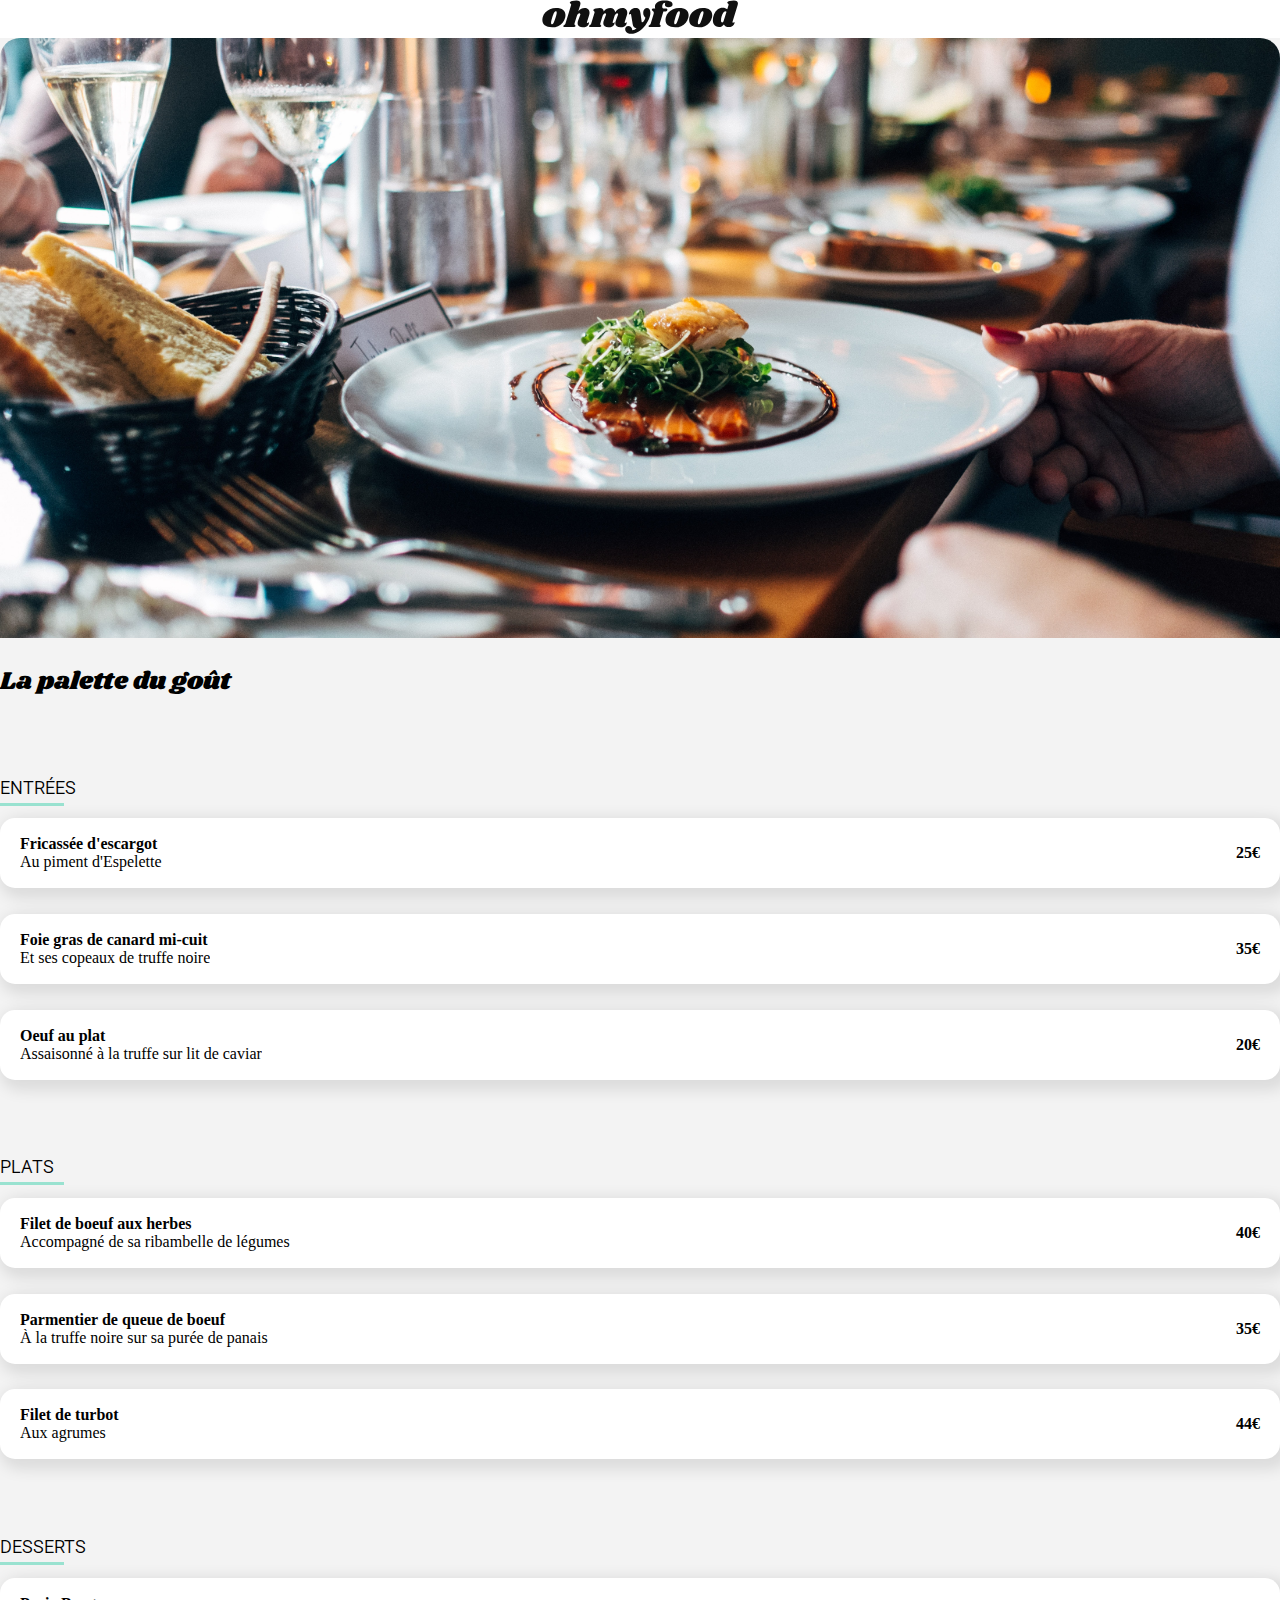
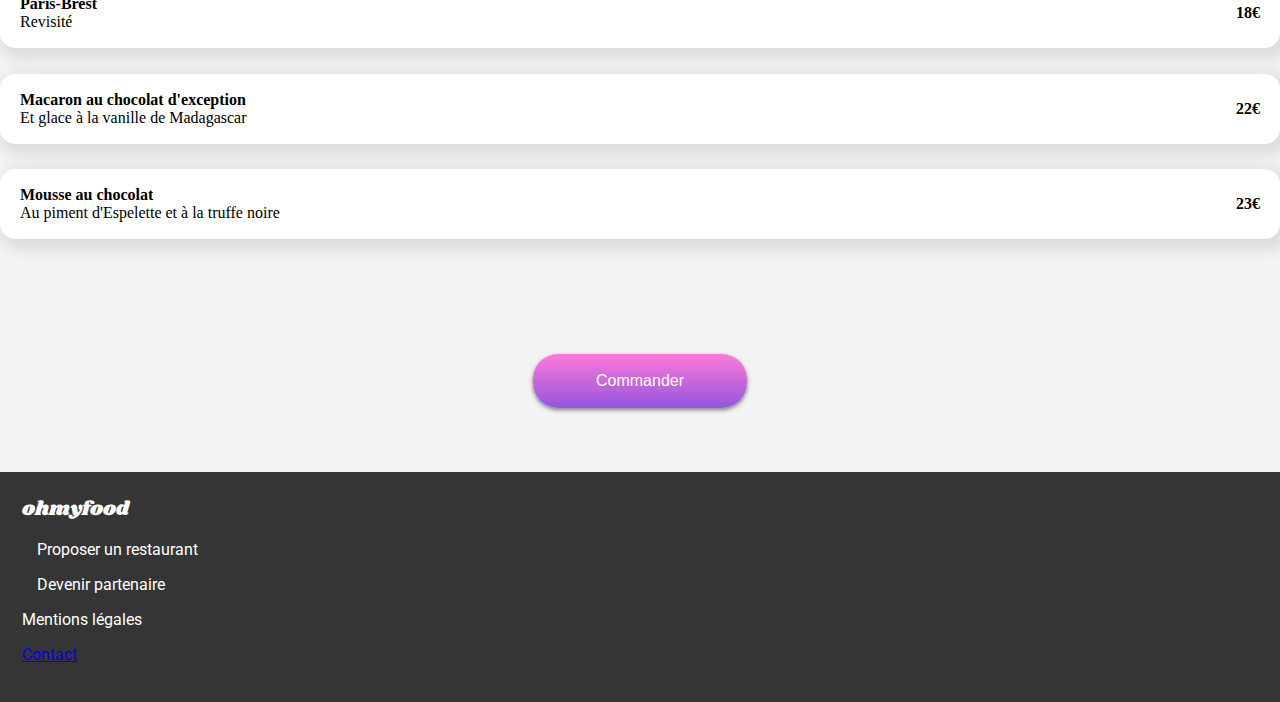
<file: Lapalettedugout.html>
<!DOCTYPE html>
<html lang="en">

<head>
    <meta charset="UTF-8">
    <meta http-equiv="X-UA-Compatible" content="IE=edge">
    <meta name="viewport" content="width=device-width, initial-scale=1.0">
    <link rel="stylesheet" href="desktop.css">
    <link rel="stylesheet" href="tablette.css">
    <link rel="stylesheet" href="mobile.css">
    <link rel="stylesheet" href="menuAnimation.css">
    <link rel="stylesheet" href="https://use.fontawesome.com/releases/v5.15.4/css/all.css"
        integrity="sha384-DyZ88mC6Up2uqS4h/KRgHuoeGwBcD4Ng9SiP4dIRy0EXTlnuz47vAwmeGwVChigm" crossorigin="anonymous">


    <link rel="preconnect" href="https://fonts.googleapis.com">
    <link rel="preconnect" href="https://fonts.gstatic.com" crossorigin>
    <link href="https://fonts.googleapis.com/css2?family=Roboto:wght@100;500&display=swap" rel="stylesheet">

    <link rel="preconnect" href="https://fonts.googleapis.com">
    <link rel="preconnect" href="https://fonts.gstatic.com" crossorigin>
    <link href="https://fonts.googleapis.com/css2?family=Shrikhand&display=swap" rel="stylesheet">

    <title>ohmyfood</title>
</head>

<body>
    <header>
        <a href="index.html"><i class="iconeHeader fas fa-arrow-left"></i></a>
        <img class="margeLogo" src="./img/ohmyfood@2x.svg" alt="Logo ohmyfood">
    </header>


    <main>

        <div>
            <img class="imageAlaFrancaise" src="./img/jay-wennington-N_Y88TWmGwA-unsplash.jpg" alt="">
        </div>

        <div class="containerAlafrancaise coeur">
            <h2 class="titreAlafrancaise titreAlafrancaiseDesktop">La palette du goût</h2>

            <div>
                <i class="iconeCoeur2 iconeCoeurDesktop far fa-heart"></i>
            </div>




            <h3 class="h3police h3policeDesktop">entrées</h3>

            <div class="margeEntreePlatsDesserts">

                <div class="case_menu appears-with-opacity" id="case1">
                    <div class="dish-et-prix">
                        <div class="case_dish">
                            <div class="case_dish_title">
                                <p>Fricassée d'escargot</p>
                            </div>
                            <div class="menu__case__dish-subtitle">
                                <p class="policeSmall">Au piment d'Espelette</p>
                            </div>
                        </div>
                        <div class="case_prix">25€</div>
                    </div>

                    <div class="box_valid">
                        <i class="fas fa-check-circle"></i>
                    </div>


                </div>

                <div class="case_menu appears-with-opacity" id="case2">
                    <div class="dish-et-prix">
                        <div class="case_dish">
                            <div class="case_dish_title">
                                <p>Foie gras de canard mi-cuit</p>
                            </div>
                            <div class="menu__case__dish-subtitle">
                                <p class="policeSmall">Et ses copeaux de truffe noire</p>
                            </div>
                        </div>
                        <div class="case_prix">35€</div>
                    </div>
                    <div class="box_valid">
                        <i class="fas fa-check-circle"></i>
                    </div>

                </div>


                <div class="case_menu appears-with-opacity" id="case3">
                    <div class="dish-et-prix">
                        <div class="case_dish">
                            <div class="case_dish_title">
                                <p>Oeuf au plat</p>
                            </div>
                            <div class="menu__case__dish-subtitle">
                                <p class="policeSmall">Assaisonné à la truffe sur lit de caviar</p>
                            </div>
                        </div>
                        <div class="case_prix">20€</div>
                    </div>
                    <div class="box_valid">
                        <i class="fas fa-check-circle"></i>
                    </div>

                </div>


            </div>


            <h3 class="h3police h3policeDesktop">plats</h3>

            <div class="margeEntreePlatsDesserts">

                <div class="case_menu appears-with-opacity" id="case4">
                    <div class="dish-et-prix">
                        <div class="case_dish">
                            <div class="case_dish_title">
                                <p>Filet de boeuf aux herbes</p>
                            </div>
                            <div class="menu__case__dish-subtitle">
                                <p class="policeSmall">Accompagné de sa ribambelle de légumes</p>
                            </div>
                        </div>
                        <div class="case_prix">40€</div>
                    </div>
                    <div class="box_valid">
                        <i class="fas fa-check-circle"></i>
                    </div>

                </div>

                <div class="case_menu appears-with-opacity" id="case5">
                    <div class="dish-et-prix">
                        <div class="case_dish">
                            <div class="case_dish_title">
                                <p>Parmentier de queue de boeuf</p>
                            </div>
                            <div class="menu__case__dish-subtitle">
                                <p class="policeSmall">À la truffe noire sur sa purée de panais</p>
                            </div>
                        </div>
                        <div class="case_prix">35€</div>
                    </div>
                    <div class="box_valid">
                        <i class="fas fa-check-circle"></i>
                    </div>
                </div>

                <div class="case_menu appears-with-opacity" id="case6">
                    <div class="dish-et-prix">
                        <div class="case_dish">
                            <div class="case_dish_title">
                                <p>Filet de turbot</p>
                            </div>
                            <div class="menu__case__dish-subtitle">
                                <p class="policeSmall">Aux agrumes</p>
                            </div>
                        </div>
                        <div class="case_prix">44€</div>
                    </div>
                    <div class="box_valid">
                        <i class="fas fa-check-circle"></i>
                    </div>

                </div>

            </div>


            <h3 class="h3police h3policeDesktop">desserts</h3>

            <div class="margeEntreePlatsDesserts">

                <div class="case_menu appears-with-opacity" id="case7">
                    <div class="dish-et-prix">
                        <div class="case_dish">
                            <div class="case_dish_title">
                                <p>Paris-Brest</p>
                            </div>
                            <div class="menu__case__dish-subtitle">
                                <p class="policeSmall">Revisité</p>
                            </div>
                        </div>
                        <div class="case_prix">18€</div>
                    </div>
                    <div class="box_valid">
                        <i class="fas fa-check-circle"></i>
                    </div>

                </div>


                <div class="case_menu appears-with-opacity" id="case8">
                    <div class="dish-et-prix">
                        <div class="case_dish">
                            <div class="case_dish_title">
                                <p>Macaron au chocolat d'exception </p>
                            </div>
                            <div class="menu__case__dish-subtitle">
                                <p class="policeSmall">Et glace à la vanille de Madagascar</p>
                            </div>
                        </div>
                        <div class="case_prix">22€</div>
                    </div>
                    <div class="box_valid">
                        <i class="fas fa-check-circle"></i>
                    </div>

                </div>


                <div class="case_menu appears-with-opacity" id="case9">
                    <div class="dish-et-prix">
                        <div class="case_dish">
                            <div class="case_dish_title">
                                <p>Mousse au chocolat</p>
                            </div>
                            <div class="menu__case__dish-subtitle">
                                <p class="policeSmall">Au piment d'Espelette et à la truffe noire</p>
                            </div>
                        </div>
                        <div class="case_prix">23€</div>
                    </div>
                    <div class="box_valid">
                        <i class="fas fa-check-circle"></i>
                    </div>

                </div>


                <div class="containerBtn">
                    <button class="buttonCommander">Commander</button>
                </div>


            </div>




        </div>


    </main>

    <footer>


        <div id="containerFooter">


            <div>
                <div id="policeomf">ohmyfood</div>
                <p><i class="fas fa-utensils margIconFooter margIconFooterDesktop"></i>Proposer un restaurant</p>
                <p><i class="fas fa-hands-helping margIconFooter2 margIconFooterDesktop"></i>Devenir partenaire</p>
                <p>Mentions légales</p>
                <p><a href="mailto:contact@ohmyfood.com">Contact</a></p>
            </div>
        </div>

    </footer>

</body>

</html>
</file>
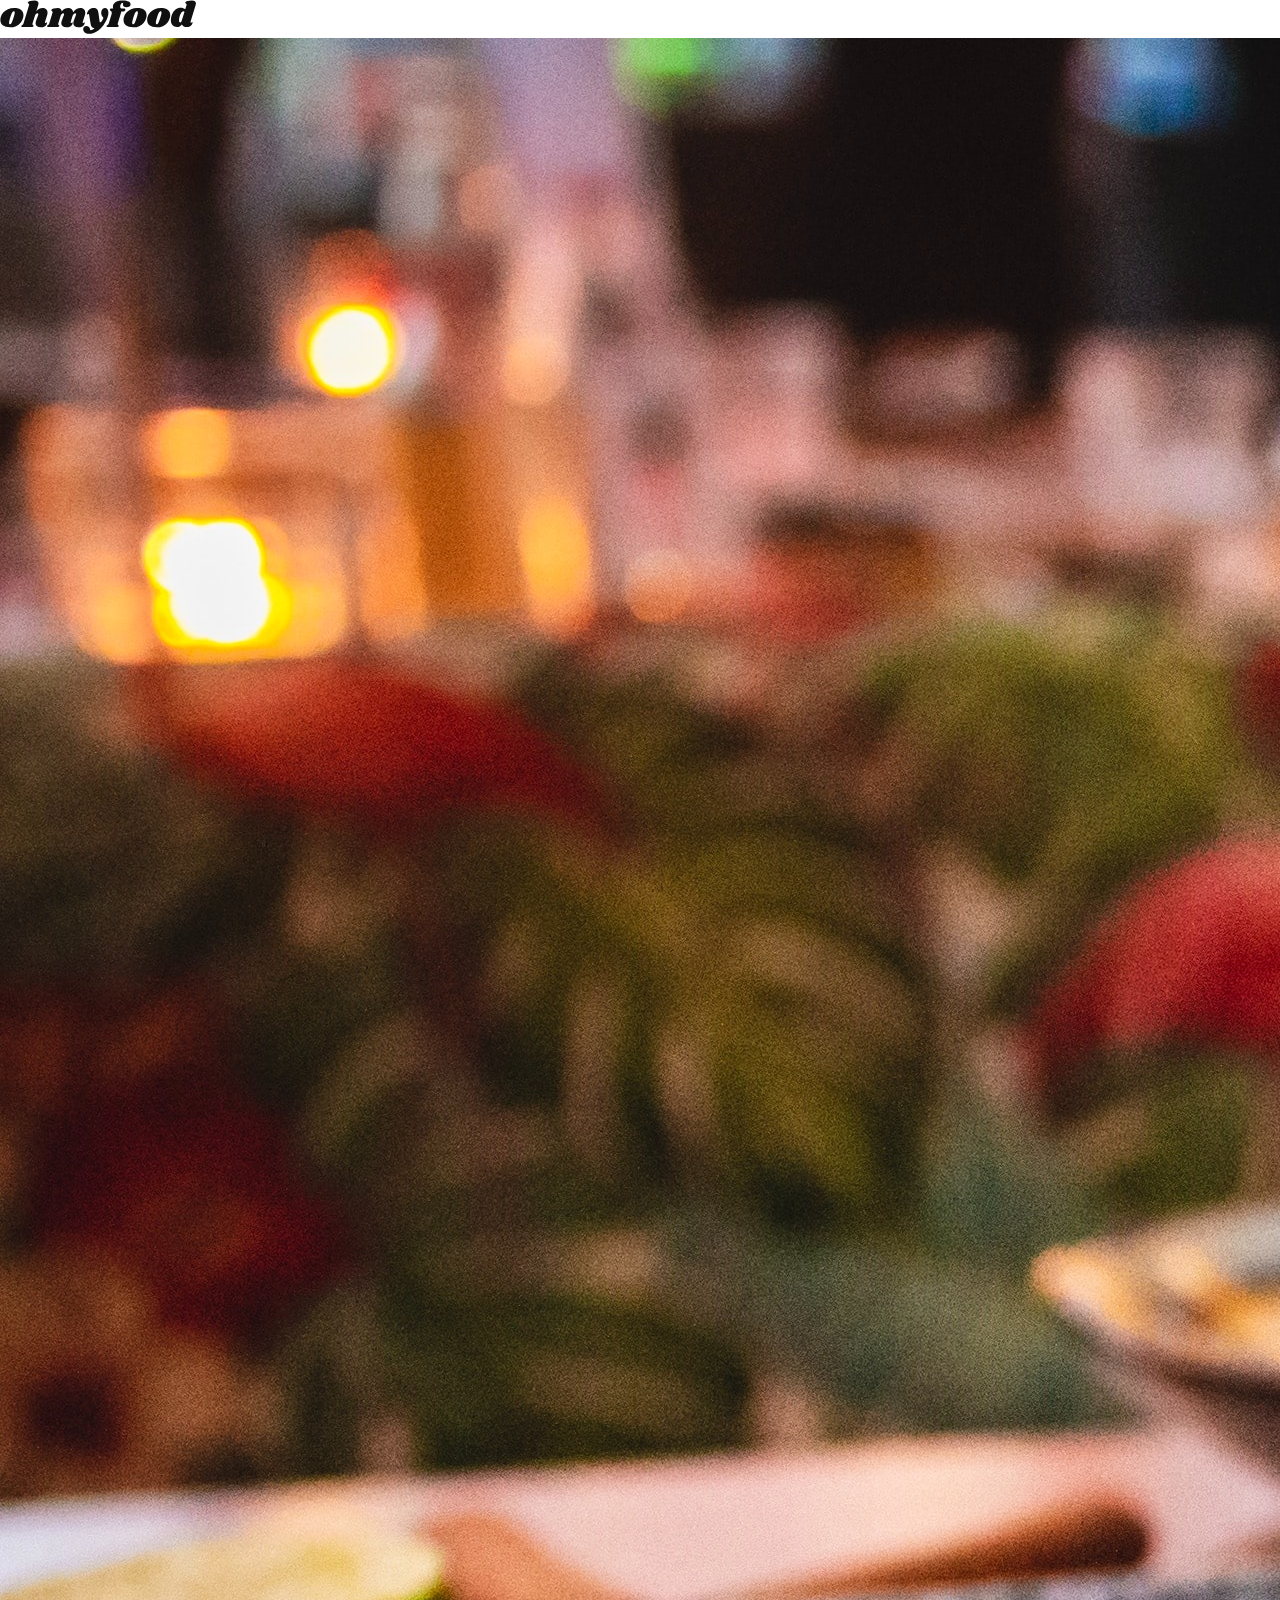
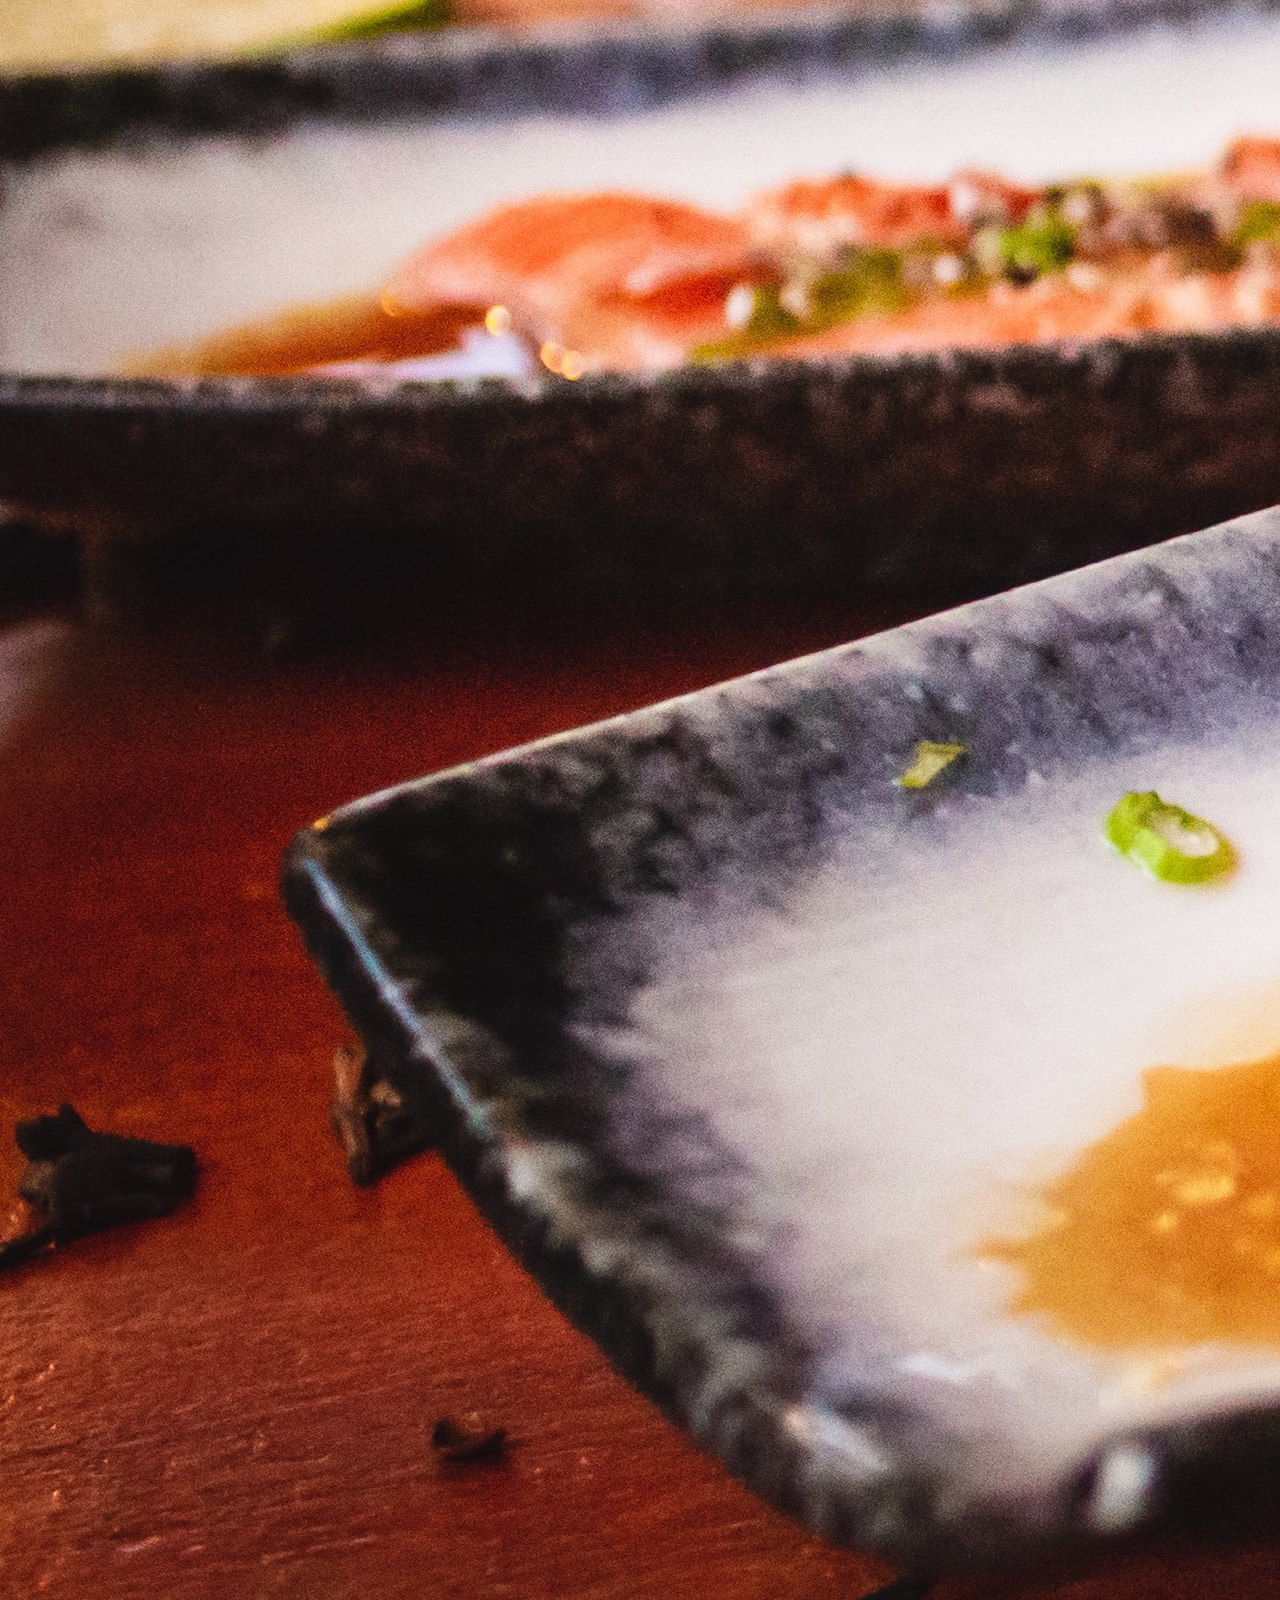
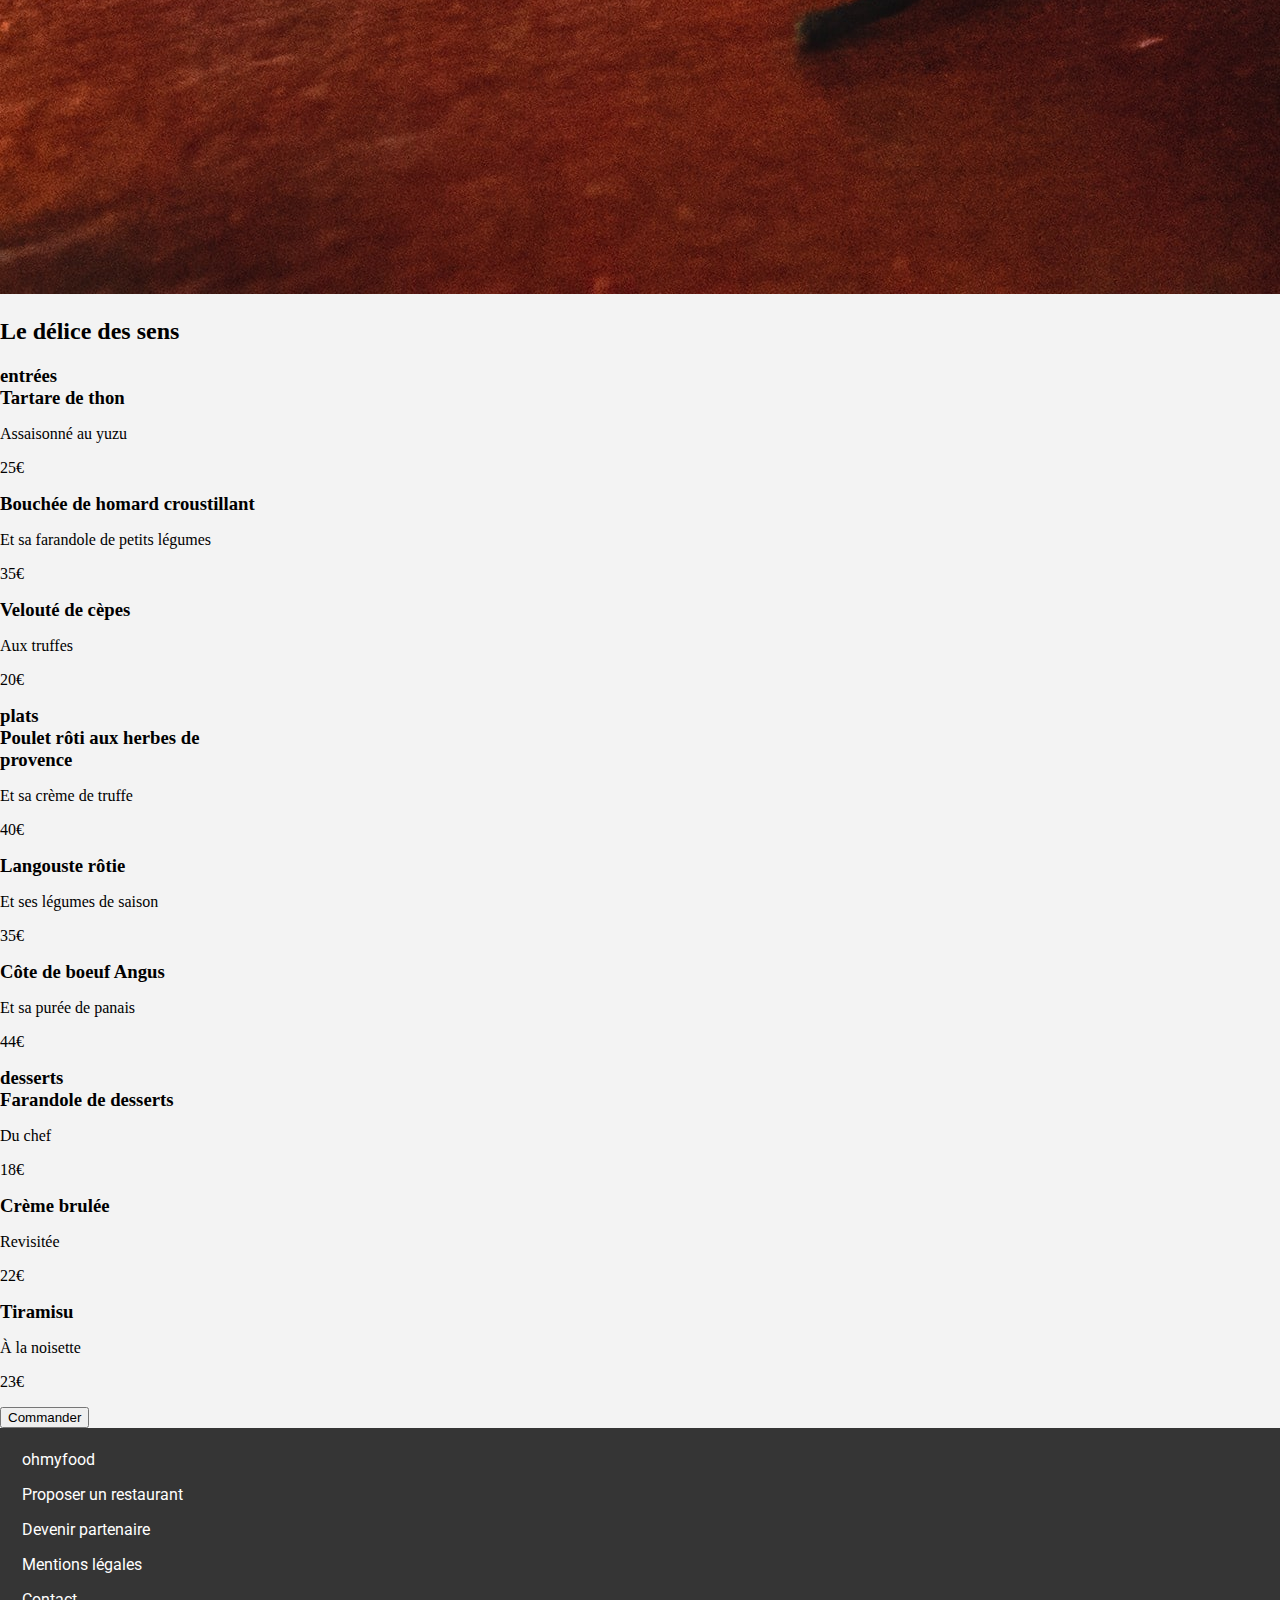
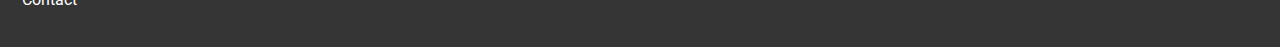
<file: LeDeliceDesSens.html>
<!DOCTYPE html>
<html lang="en">

<head>
    <meta charset="UTF-8">
    <meta http-equiv="X-UA-Compatible" content="IE=edge">
    <meta name="viewport" content="width=device-width, initial-scale=1.0">
    <link rel="stylesheet" href="mobile.css">
    <link rel="stylesheet" href="https://use.fontawesome.com/releases/v5.15.4/css/all.css"
        integrity="sha384-DyZ88mC6Up2uqS4h/KRgHuoeGwBcD4Ng9SiP4dIRy0EXTlnuz47vAwmeGwVChigm" crossorigin="anonymous">

    <link rel="preconnect" href="https://fonts.googleapis.com">
    <link rel="preconnect" href="https://fonts.gstatic.com" crossorigin>
    <link href="https://fonts.googleapis.com/css2?family=Roboto:wght@100;500&display=swap" rel="stylesheet">

    <link rel="preconnect" href="https://fonts.googleapis.com">
    <link rel="preconnect" href="https://fonts.gstatic.com" crossorigin>
    <link href="https://fonts.googleapis.com/css2?family=Shrikhand&display=swap" rel="stylesheet">

    <title>ohmyfood</title>
</head>

<body>
    <header>
        <a href="index.html"><i class="iconeHeader fas fa-arrow-left"></i></a>
        <img class="margeLogo" src="./img/ohmyfood@2x.svg" alt="Logo ohmyfood">
    </header>


        <main>

            <div>
                <img class="imageAlaFrancaise" src="./img/louis-hansel-shotsoflouis-qNBGVyOCY8Q-unsplash.jpg" alt="">
            </div>

            <div class="containerAlafrancaise coeur">
                <h2 class="titreAlafrancaise">Le délice des sens</h2>

                <div>
                    <i class="iconeCoeur2 far fa-heart"></i>
                </div>

                <h3 class="h3police">entrées</h3>

                <div class="margeEntreePlatsDesserts">

                    <div class="ElementMenu">

                        <div>
                            <h3 class="TitreMenu2">Tartare de thon</h3>
                            <p class="tailleParagraphes">Assaisonné au yuzu</p>
                            <p class="prix">25€</p>

                        </div>


                    </div>


                    <div class="ElementMenu">

                        <div>
                            <h3 class="TitreMenu2">Bouchée de homard croustillant</h3>
                            <p class="tailleParagraphes">Et sa farandole de petits légumes</p>
                            <p class="prix">35€</p>

                        </div>


                    </div>


                    <div class="ElementMenu">

                        <div>
                            <h3 class="TitreMenu2">Velouté de cèpes</h3>
                            <p class="tailleParagraphes">Aux truffes</p>
                            <p class="prix">20€</p>

                        </div>


                    </div>






                </div>


                <h3 class="h3police">plats</h3>

                <div class="margeEntreePlatsDesserts">

                    <div class="ElementMenu">

                        <div>
                            <h3 class="TitreMenu2 TitreMenu3">Poulet rôti aux herbes de</h3>
                            <h3 class="TitreMenu2 TitreMenu3">provence</h3>
                            <p class="tailleParagraphes">Et sa crème de truffe</p>
                            <p class="prix prix44euros">40€</p>

                        </div>


                    </div>


                    <div class="ElementMenu">

                        <div>
                            <h3 class="TitreMenu2">Langouste rôtie</h3>
                            <p class="tailleParagraphes">Et ses légumes de saison</p>
                            <p class="prix">35€</p>

                        </div>


                    </div>


                    <div class="ElementMenu">

                        <div>
                            <h3 class="TitreMenu2">Côte de boeuf Angus</h3>
                            <p class="tailleParagraphes">Et sa purée de panais</p>
                            <p class="prix">44€</p>

                        </div>


                    </div>






                </div>


                <h3 class="h3police">desserts</h3>

                <div class="margeEntreePlatsDesserts">

                    <div class="ElementMenu">

                        <div>
                            <h3 class="TitreMenu2">Farandole de desserts</h3>
                            <p class="tailleParagraphes">Du chef</p>
                            <p class="prix">18€</p>

                        </div>


                    </div>


                    <div class="ElementMenu">

                        <div>
                            <h3 class="TitreMenu2">Crème brulée</h3>
                            <p class="tailleParagraphes">Revisitée</p>
                            <p class="prix">22€</p>

                        </div>


                    </div>


                    <div class="ElementMenu">

                        <div>
                            <h3 class="TitreMenu2">Tiramisu</h3>
                            <p class="tailleParagraphes">À la noisette</p>
                            <p class="prix">23€</p>

                        </div>


                    </div>

                    <div class="containerBtn">
                    <button class="buttonCommander">Commander</button>
                    </div>

                </div>




                </div>


        </main>

        <footer>
            <footer>

                <div id="containerFooter">


                    <div>
                        <div id="policeomf">ohmyfood</div>
                        <p><i class="fas fa-utensils margIconFooter"></i>Proposer un restaurant</p>
                        <p><i class="fas fa-hands-helping margIconFooter2"></i>Devenir partenaire</p>
                        <p>Mentions légales</p>
                        <p>Contact</p>
                    </div>
                </div>
            </footer>
        </footer>

</body>

</html>
</file>
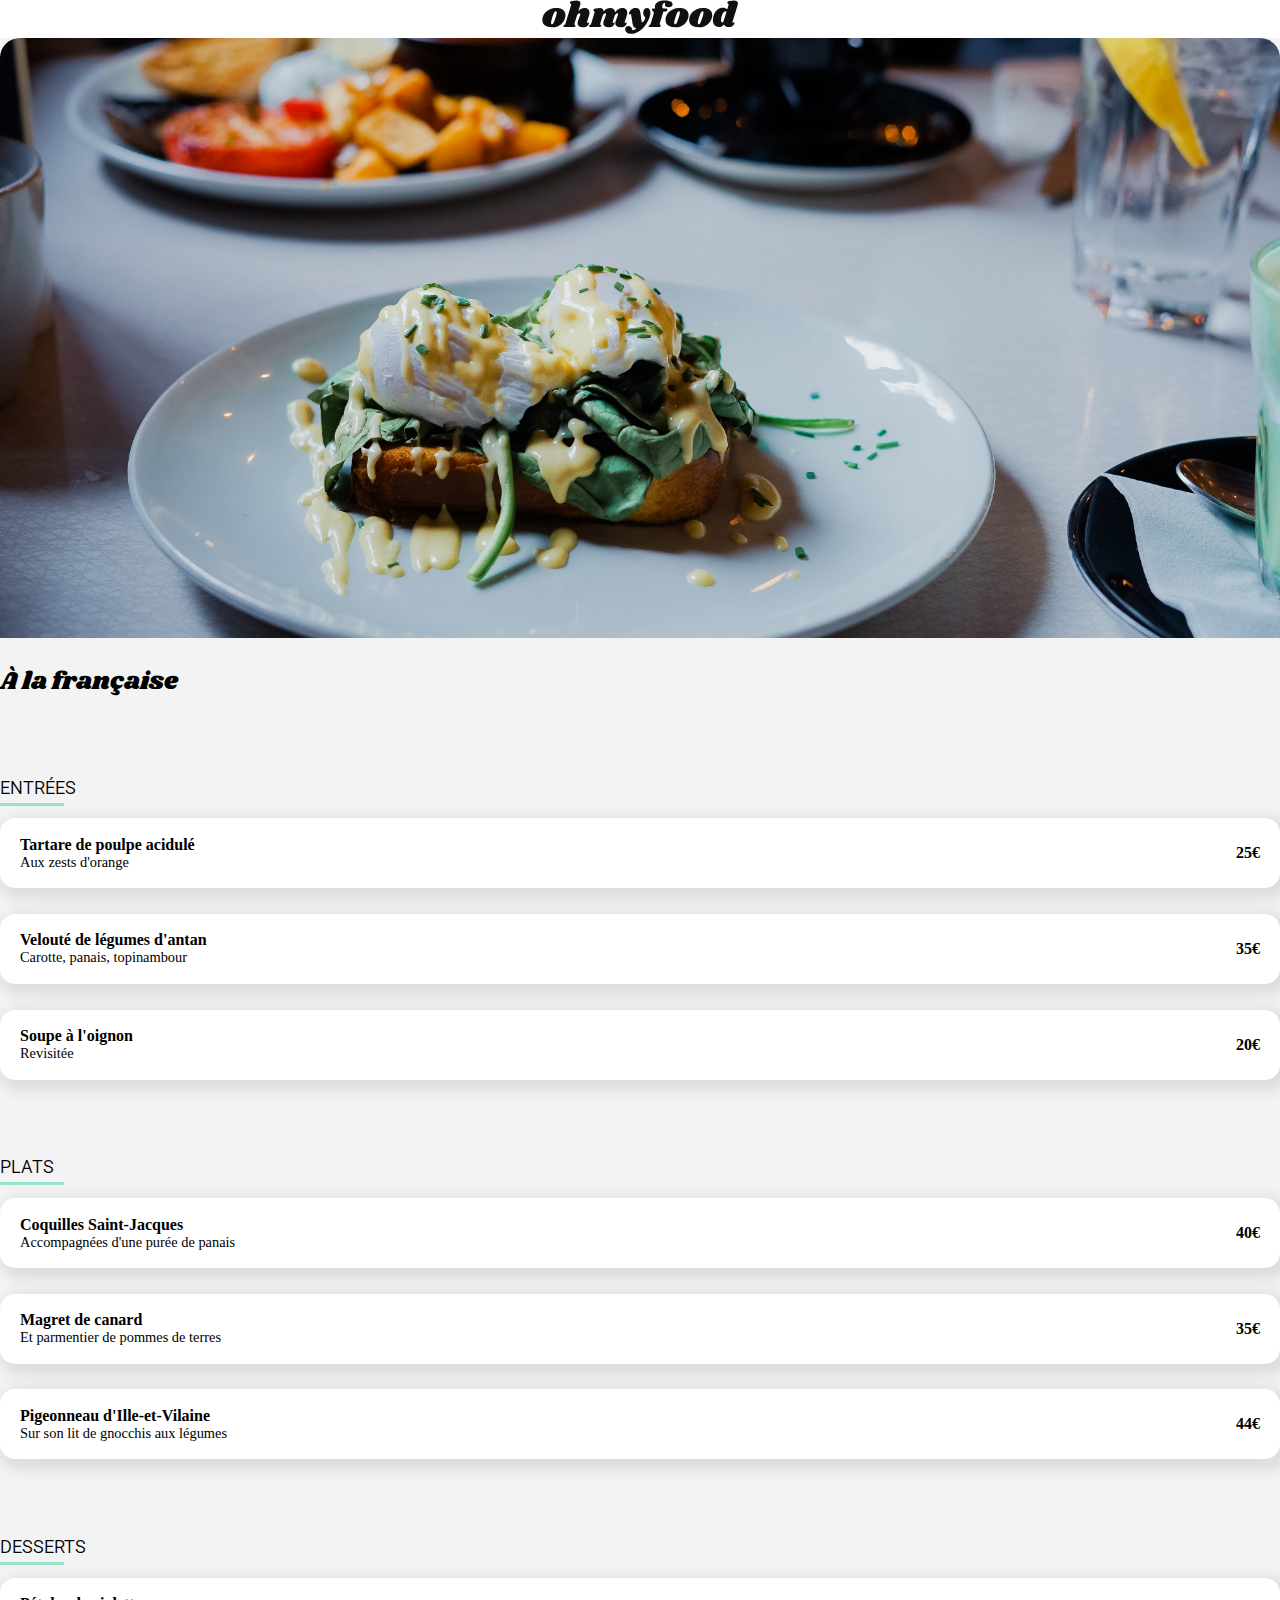
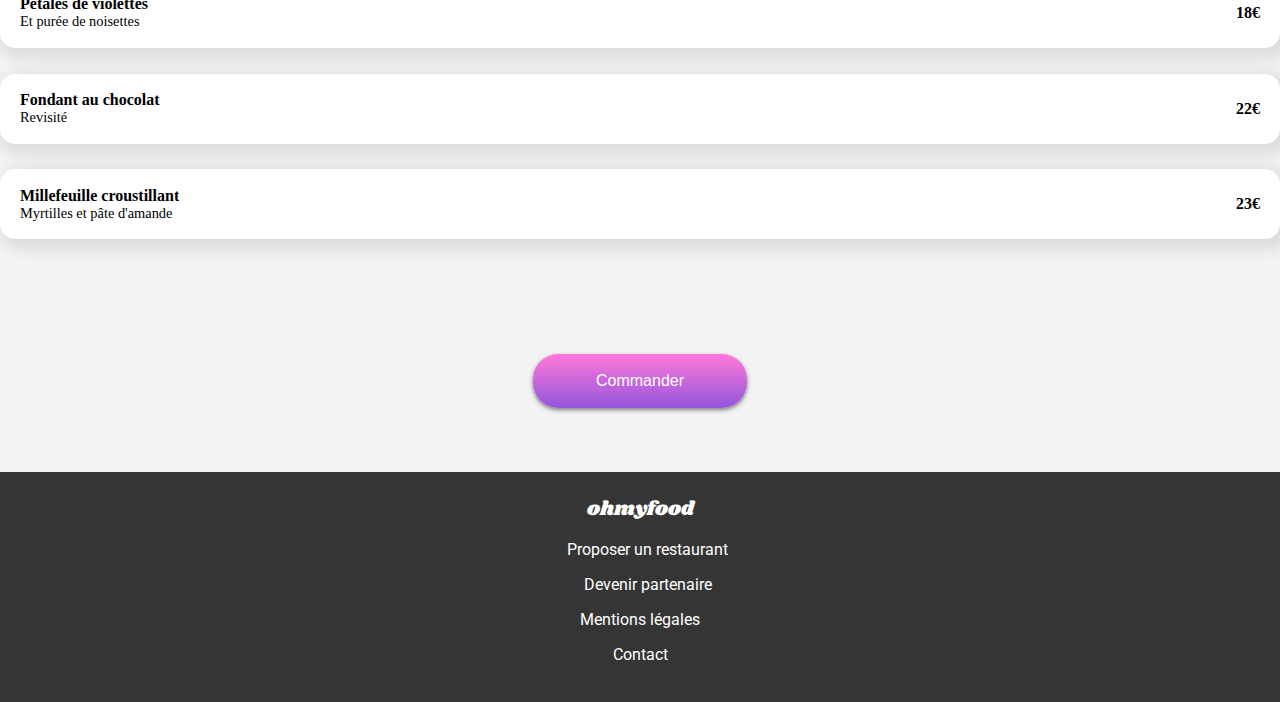
<file: pages/aLaFrancaise.html>
<!DOCTYPE html>
<html lang="en">

<head>
    <meta charset="UTF-8">
    <meta http-equiv="X-UA-Compatible" content="IE=edge">
    <meta name="viewport" content="width=device-width, initial-scale=1.0">
    <link rel="stylesheet" href="../styles/desktop.css">
    <link rel="stylesheet" href="../styles/tablette.css">
    <link rel="stylesheet" href="../styles/mobile.css">
    <link rel="stylesheet" href="../styles/menuAnimation.css">
    <link rel="stylesheet" href="https://use.fontawesome.com/releases/v5.15.4/css/all.css"
        integrity="sha384-DyZ88mC6Up2uqS4h/KRgHuoeGwBcD4Ng9SiP4dIRy0EXTlnuz47vAwmeGwVChigm" crossorigin="anonymous">

    <link rel="preconnect" href="https://fonts.googleapis.com">
    <link rel="preconnect" href="https://fonts.gstatic.com" crossorigin>
    <link href="https://fonts.googleapis.com/css2?family=Roboto:wght@100;500&display=swap" rel="stylesheet">

    <link rel="preconnect" href="https://fonts.googleapis.com">
    <link rel="preconnect" href="https://fonts.gstatic.com" crossorigin>
    <link href="https://fonts.googleapis.com/css2?family=Shrikhand&display=swap" rel="stylesheet">

    <title>ohmyfood</title>
</head>

<body>
    <header>
        <a href="index.html"><i class="iconeHeader fas fa-arrow-left"></i></a>
        <img class="margeLogo" src="../img/ohmyfood@2x.svg" alt="Logo ohmyfood">
    </header>


    <main>

        <div>
            <img class="imageAlaFrancaise" src="../img/toa-heftiba-DQKerTsQwi0-unsplash.jpg" alt="">
        </div>

        <div class="containerAlafrancaise coeur">
            <h2 class="titreAlafrancaise titreAlafrancaiseDesktop">À la française</h2>

            <div
                class="iconeCoeur iconeCoeur2 iconeCoeurDesktop parent parentDesktop positionCoeurDesktop positionCoeurTablette">
                <i class="far fa-heart menunoir menunoirDesktop positionCoeur"></i>
                <i class="fas fa-heart menublanc menublancDesktop positionCoeur"></i>
            </div>




            <h3 class="h3police h3policeDesktop">entrées</h3>

            <div class="margeEntreePlatsDesserts">

                <div class="case_menu appears-with-opacity" id="case1">
                    <div class="dish-et-prix">
                        <div class="case_dish">
                            <div class="case_dish_title">
                                <p>Tartare de poulpe acidulé</p>
                            </div>
                            <div class="menu__case__dish-subtitle">
                                <p class="policeSmall">Aux zests d'orange</p>
                            </div>
                        </div>
                        <div class="case_prix">25€</div>
                    </div>

                    <div class="box_valid">
                        <i class="fas fa-check-circle"></i>
                    </div>


                </div>

                <div class="case_menu appears-with-opacity" id="case2">
                    <div class="dish-et-prix">
                        <div class="case_dish">
                            <div class="case_dish_title">
                                <p>Velouté de légumes d'antan</p>
                            </div>
                            <div class="menu__case__dish-subtitle">
                                <p class="policeSmall">Carotte, panais, topinambour</p>
                            </div>
                        </div>
                        <div class="case_prix">35€</div>
                    </div>
                    <div class="box_valid">
                        <i class="fas fa-check-circle"></i>
                    </div>

                </div>


                <div class="case_menu appears-with-opacity" id="case3">
                    <div class="dish-et-prix">
                        <div class="case_dish">
                            <div class="case_dish_title">
                                <p>Soupe à l'oignon</p>
                            </div>
                            <div class="menu__case__dish-subtitle">
                                <p class="policeSmall">Revisitée</p>
                            </div>
                        </div>
                        <div class="case_prix">20€</div>
                    </div>
                    <div class="box_valid">
                        <i class="fas fa-check-circle"></i>
                    </div>

                </div>


            </div>


            <h3 class="h3police h3policeDesktop">plats</h3>

            <div class="margeEntreePlatsDesserts">

                <div class="case_menu appears-with-opacity" id="case4">
                    <div class="dish-et-prix">
                        <div class="case_dish">
                            <div class="case_dish_title">
                                <p>Coquilles Saint-Jacques</p>
                            </div>
                            <div class="menu__case__dish-subtitle">
                                <p class="policeSmall">Accompagnées d'une purée de panais</p>
                            </div>
                        </div>
                        <div class="case_prix">40€</div>
                    </div>
                    <div class="box_valid">
                        <i class="fas fa-check-circle"></i>
                    </div>

                </div>

                <div class="case_menu appears-with-opacity" id="case5">
                    <div class="dish-et-prix">
                        <div class="case_dish">
                            <div class="case_dish_title">
                                <p>Magret de canard</p>
                            </div>
                            <div class="menu__case__dish-subtitle">
                                <p class="policeSmall">Et parmentier de pommes de terres</p>
                            </div>
                        </div>
                        <div class="case_prix">35€</div>
                    </div>
                    <div class="box_valid">
                        <i class="fas fa-check-circle"></i>
                    </div>
                </div>

                <div class="case_menu appears-with-opacity" id="case6">
                    <div class="dish-et-prix">
                        <div class="case_dish">
                            <div class="case_dish_title">
                                <p>Pigeonneau d'Ille-et-Vilaine</p>
                            </div>
                            <div class="menu__case__dish-subtitle">
                                <p class="policeSmall">Sur son lit de gnocchis aux légumes</p>
                            </div>
                        </div>
                        <div class="case_prix">44€</div>
                    </div>
                    <div class="box_valid">
                        <i class="fas fa-check-circle"></i>
                    </div>

                </div>

            </div>


            <h3 class="h3police h3policeDesktop">desserts</h3>

            <div class="margeEntreePlatsDesserts">

                <div class="case_menu appears-with-opacity" id="case7">
                    <div class="dish-et-prix">
                        <div class="case_dish">
                            <div class="case_dish_title">
                                <p>Pétales de violettes</p>
                            </div>
                            <div class="menu__case__dish-subtitle">
                                <p class="policeSmall">Et purée de noisettes</p>
                            </div>
                        </div>
                        <div class="case_prix">18€</div>
                    </div>
                    <div class="box_valid">
                        <i class="fas fa-check-circle"></i>
                    </div>

                </div>


                <div class="case_menu appears-with-opacity" id="case8">
                    <div class="dish-et-prix">
                        <div class="case_dish">
                            <div class="case_dish_title">
                                <p>Fondant au chocolat</p>
                            </div>
                            <div class="menu__case__dish-subtitle">
                                <p class="policeSmall">Revisité</p>
                            </div>
                        </div>
                        <div class="case_prix">22€</div>
                    </div>
                    <div class="box_valid">
                        <i class="fas fa-check-circle"></i>
                    </div>

                </div>


                <div class="case_menu appears-with-opacity" id="case9">
                    <div class="dish-et-prix">
                        <div class="case_dish">
                            <div class="case_dish_title">
                                <p>Millefeuille croustillant</p>
                            </div>
                            <div class="menu__case__dish-subtitle">
                                <p class="policeSmall">Myrtilles et pâte d'amande</p>
                            </div>
                        </div>
                        <div class="case_prix">23€</div>
                    </div>
                    <div class="box_valid">
                        <i class="fas fa-check-circle"></i>
                    </div>

                </div>


                <div class="containerBtn">
                    <button class="buttonCommander">Commander</button>
                </div>


            </div>




        </div>


    </main>

    <footer>


        <div id="containerFooter">


            <div>
                <div id="policeomf">ohmyfood</div>
                <p><i class="fas fa-utensils margIconFooter margIconFooterDesktop"></i>Proposer un restaurant</p>
                <p><i class="fas fa-hands-helping margIconFooter2 margIconFooterDesktop"></i>Devenir partenaire</p>
                <p>Mentions légales</p>
                <p><a href="mailto:contact@ohmyfood.com">Contact</a></p>
            </div>
        </div>

    </footer>

</body>

</html>
</file>
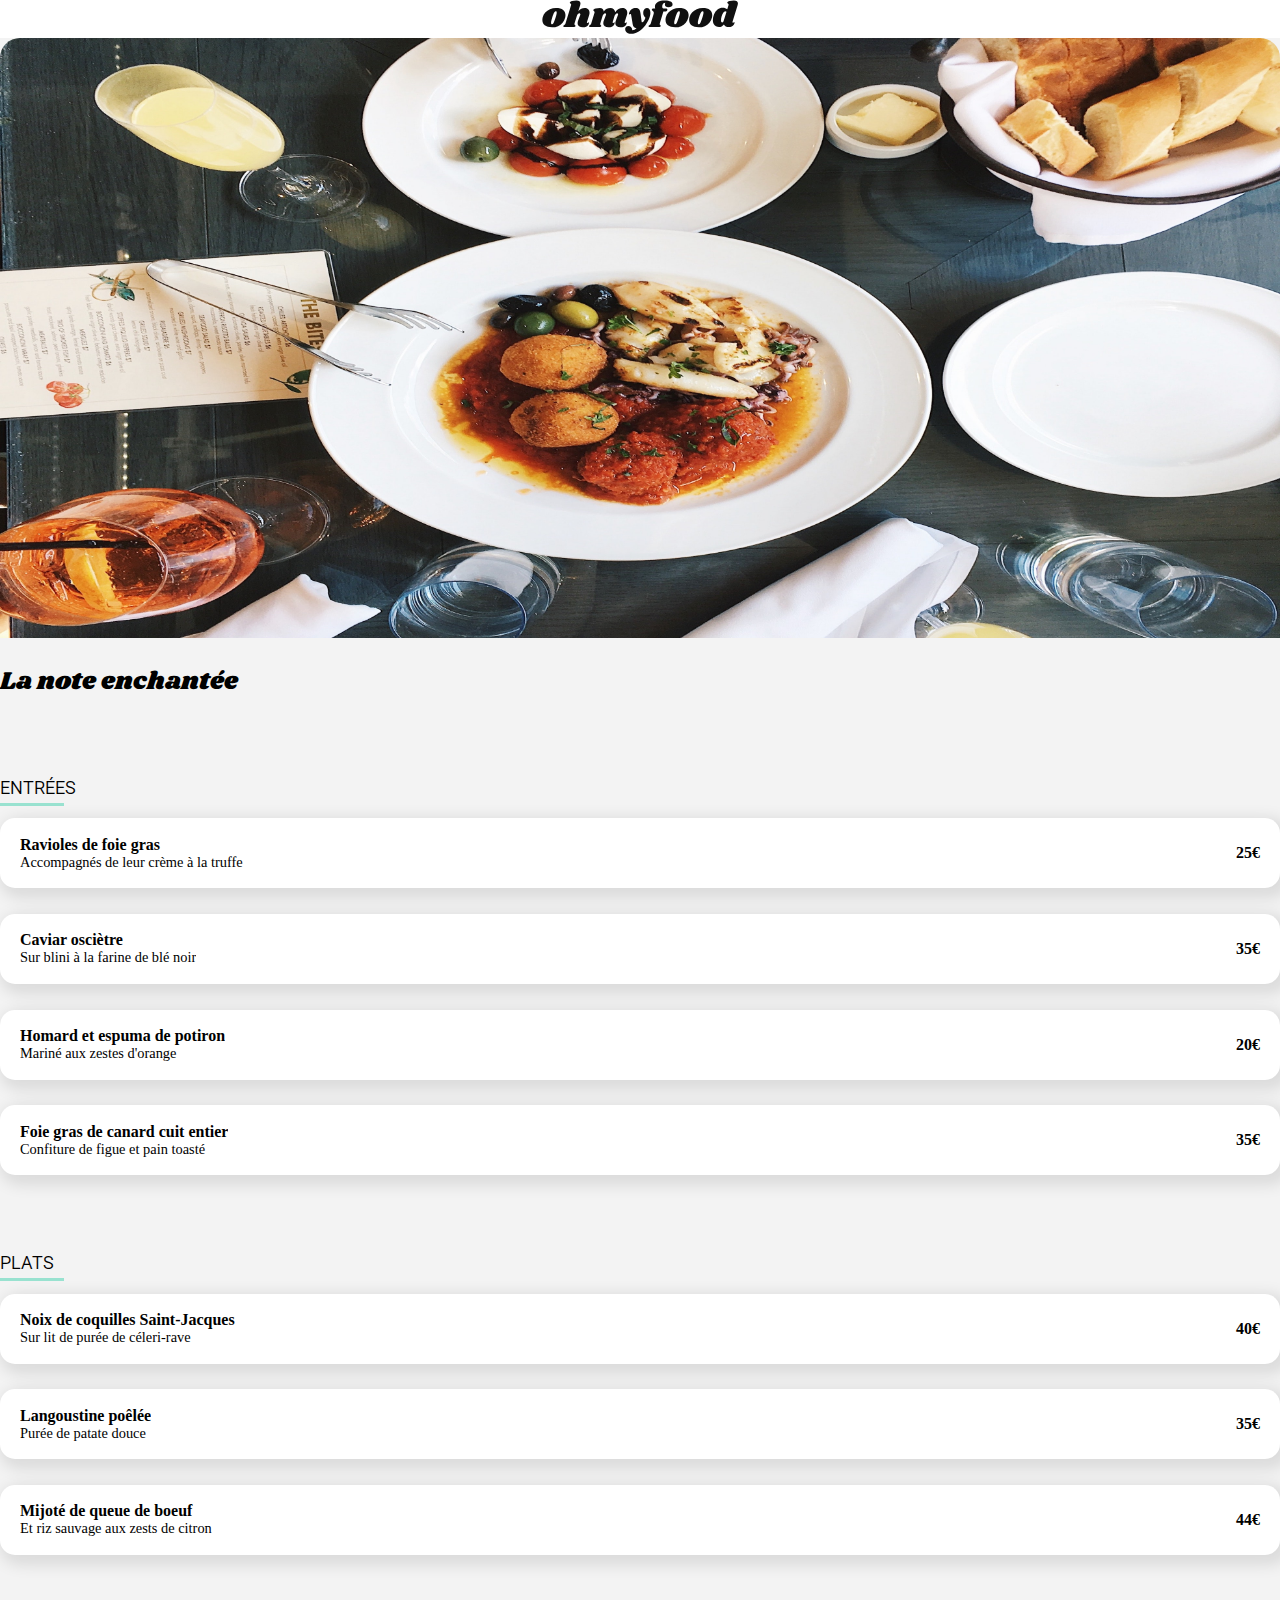
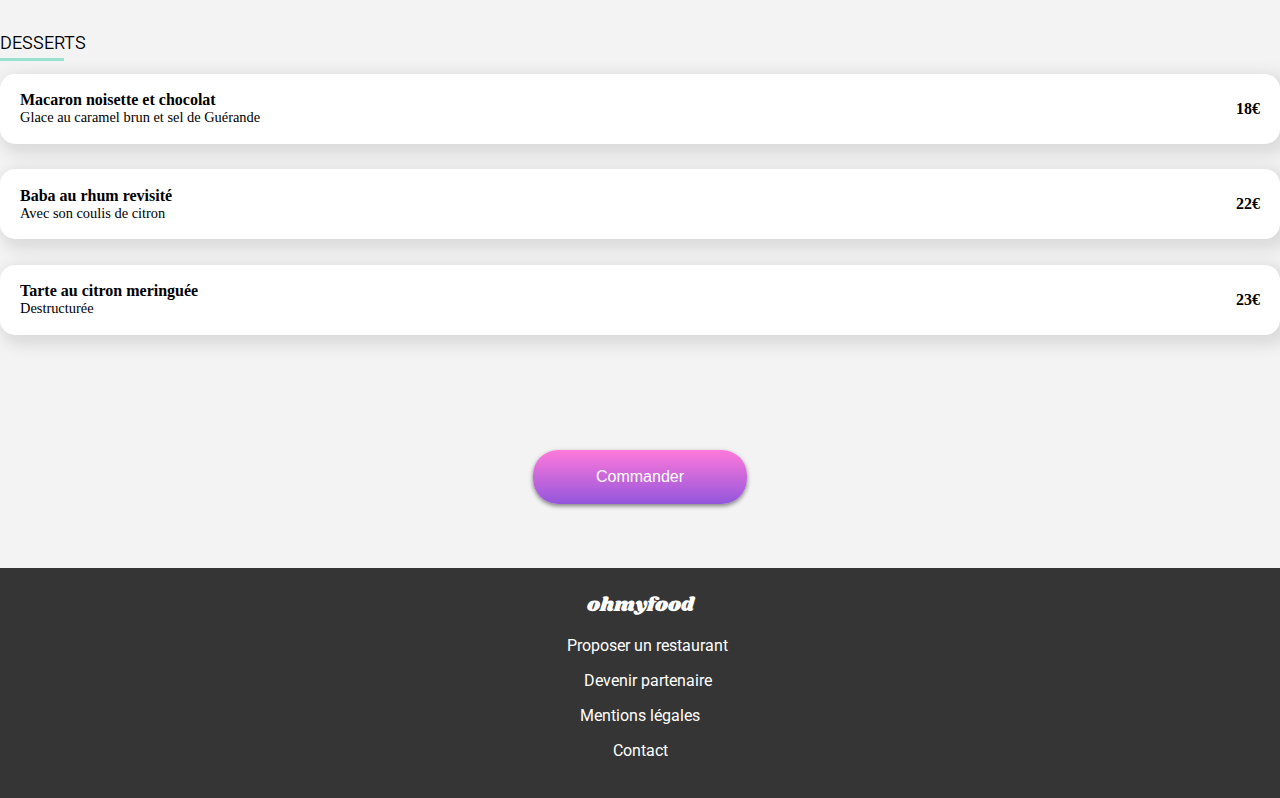
<file: pages/LaNoteEnchantee.html>
<!DOCTYPE html>
<html lang="en">

<head>
    <meta charset="UTF-8">
    <meta http-equiv="X-UA-Compatible" content="IE=edge">
    <meta name="viewport" content="width=device-width, initial-scale=1.0">
    <link rel="stylesheet" href="../styles/desktop.css">
    <link rel="stylesheet" href="../styles/tablette.css">
    <link rel="stylesheet" href="../styles/mobile.css">
    <link rel="stylesheet" href="../styles/menuAnimation.css">
    <link rel="stylesheet" href="https://use.fontawesome.com/releases/v5.15.4/css/all.css"
        integrity="sha384-DyZ88mC6Up2uqS4h/KRgHuoeGwBcD4Ng9SiP4dIRy0EXTlnuz47vAwmeGwVChigm" crossorigin="anonymous">

    <link rel="preconnect" href="https://fonts.googleapis.com">
    <link rel="preconnect" href="https://fonts.gstatic.com" crossorigin>
    <link href="https://fonts.googleapis.com/css2?family=Roboto:wght@100;500&display=swap" rel="stylesheet">

    <link rel="preconnect" href="https://fonts.googleapis.com">
    <link rel="preconnect" href="https://fonts.gstatic.com" crossorigin>
    <link href="https://fonts.googleapis.com/css2?family=Shrikhand&display=swap" rel="stylesheet">

    <title>ohmyfood</title>
</head>

<body>
    <header>
        <a href="index.html"><i class="iconeHeader fas fa-arrow-left"></i></a>
        <img class="margeLogo" src="../img/ohmyfood@2x.svg" alt="Logo ohmyfood">
    </header>


    <main>

        <div>
            <img class="imageAlaFrancaise" src="../img/stil-u2Lp8tXIcjw-unsplash2.jpg" alt="">
        </div>

        <div class="containerAlafrancaise coeur">
            <h2 class="titreAlafrancaise titreAlafrancaiseDesktop">La note enchantée</h2>

            <div
                class="iconeCoeur iconeCoeur2 iconeCoeurDesktop parent parentDesktop positionCoeurDesktop positionCoeurTablette">
                <i class="far fa-heart menunoir menunoirDesktop positionCoeur"></i>
                <i class="fas fa-heart menublanc menublancDesktop positionCoeur"></i>
            </div>




            <h3 class="h3police h3policeDesktop">entrées</h3>

            <div class="margeEntreePlatsDesserts">

                <div class="case_menu appears-with-opacity" id="case1">
                    <div class="dish-et-prix">
                        <div class="case_dish">
                            <div class="case_dish_title">
                                <p>Ravioles de foie gras</p>
                            </div>
                            <div class="menu__case__dish-subtitle">
                                <p class="policeSmall">Accompagnés de leur crème à la truffe</p>
                            </div>
                        </div>
                        <div class="case_prix">25€</div>
                    </div>

                    <div class="box_valid">
                        <i class="fas fa-check-circle"></i>
                    </div>


                </div>

                <div class="case_menu appears-with-opacity" id="case2">
                    <div class="dish-et-prix">
                        <div class="case_dish">
                            <div class="case_dish_title">
                                <p>Caviar osciètre</p>
                            </div>
                            <div class="menu__case__dish-subtitle">
                                <p class="policeSmall">Sur blini à la farine de blé noir</p>
                            </div>
                        </div>
                        <div class="case_prix">35€</div>
                    </div>
                    <div class="box_valid">
                        <i class="fas fa-check-circle"></i>
                    </div>

                </div>


                <div class="case_menu appears-with-opacity" id="case3">
                    <div class="dish-et-prix">
                        <div class="case_dish">
                            <div class="case_dish_title">
                                <p>Homard et espuma de potiron</p>
                            </div>
                            <div class="menu__case__dish-subtitle">
                                <p class="policeSmall">Mariné aux zestes d'orange</p>
                            </div>
                        </div>
                        <div class="case_prix">20€</div>
                    </div>
                    <div class="box_valid">
                        <i class="fas fa-check-circle"></i>
                    </div>

                </div>

                <div class="case_menu appears-with-opacity" id="case4">
                    <div class="dish-et-prix">
                        <div class="case_dish">
                            <div class="case_dish_title">
                                <p>Foie gras de canard cuit entier</p>
                            </div>
                            <div class="menu__case__dish-subtitle">
                                <p class="policeSmall">Confiture de figue et pain toasté</p>
                            </div>
                        </div>
                        <div class="case_prix">35€</div>
                    </div>
                    <div class="box_valid">
                        <i class="fas fa-check-circle"></i>
                    </div>

                </div>


            </div>


            <h3 class="h3police h3policeDesktop">plats</h3>

            <div class="margeEntreePlatsDesserts">

                <div class="case_menu appears-with-opacity" id="case5">
                    <div class="dish-et-prix">
                        <div class="case_dish">
                            <div class="case_dish_title">
                                <p>Noix de coquilles Saint-Jacques</p>
                            </div>
                            <div class="menu__case__dish-subtitle">
                                <p class="policeSmall">Sur lit de purée de céleri-rave</p>
                            </div>
                        </div>
                        <div class="case_prix">40€</div>
                    </div>
                    <div class="box_valid">
                        <i class="fas fa-check-circle"></i>
                    </div>

                </div>

                <div class="case_menu appears-with-opacity" id="case6">
                    <div class="dish-et-prix">
                        <div class="case_dish">
                            <div class="case_dish_title">
                                <p>Langoustine poêlée</p>
                            </div>
                            <div class="menu__case__dish-subtitle">
                                <p class="policeSmall">Purée de patate douce</p>
                            </div>
                        </div>
                        <div class="case_prix">35€</div>
                    </div>
                    <div class="box_valid">
                        <i class="fas fa-check-circle"></i>
                    </div>
                </div>

                <div class="case_menu appears-with-opacity" id="case7">
                    <div class="dish-et-prix">
                        <div class="case_dish">
                            <div class="case_dish_title">
                                <p>Mijoté de queue de boeuf</p>
                            </div>
                            <div class="menu__case__dish-subtitle">
                                <p class="policeSmall">Et riz sauvage aux zests de citron</p>
                            </div>
                        </div>
                        <div class="case_prix">44€</div>
                    </div>
                    <div class="box_valid">
                        <i class="fas fa-check-circle"></i>
                    </div>

                </div>

            </div>


            <h3 class="h3police h3policeDesktop">desserts</h3>

            <div class="margeEntreePlatsDesserts">

                <div class="case_menu appears-with-opacity" id="case8">
                    <div class="dish-et-prix">
                        <div class="case_dish">
                            <div class="case_dish_title">
                                <p>Macaron noisette et chocolat</p>
                            </div>
                            <div class="menu__case__dish-subtitle">
                                <p class="policeSmall">Glace au caramel brun et sel de Guérande</p>
                            </div>
                        </div>
                        <div class="case_prix">18€</div>
                    </div>
                    <div class="box_valid">
                        <i class="fas fa-check-circle"></i>
                    </div>

                </div>


                <div class="case_menu appears-with-opacity" id="case9">
                    <div class="dish-et-prix">
                        <div class="case_dish">
                            <div class="case_dish_title">
                                <p>Baba au rhum revisité</p>
                            </div>
                            <div class="menu__case__dish-subtitle">
                                <p class="policeSmall">Avec son coulis de citron</p>
                            </div>
                        </div>
                        <div class="case_prix">22€</div>
                    </div>
                    <div class="box_valid">
                        <i class="fas fa-check-circle"></i>
                    </div>

                </div>


                <div class="case_menu appears-with-opacity" id="case10">
                    <div class="dish-et-prix">
                        <div class="case_dish">
                            <div class="case_dish_title">
                                <p>Tarte au citron meringuée</p>
                            </div>
                            <div class="menu__case__dish-subtitle">
                                <p class="policeSmall">Destructurée</p>
                            </div>
                        </div>
                        <div class="case_prix">23€</div>
                    </div>
                    <div class="box_valid">
                        <i class="fas fa-check-circle"></i>
                    </div>

                </div>


                <div class="containerBtn">
                    <button class="buttonCommander">Commander</button>
                </div>


            </div>




        </div>


    </main>

    <footer>


        <div id="containerFooter">


            <div>
                <div id="policeomf">ohmyfood</div>
                <p><i class="fas fa-utensils margIconFooter margIconFooterDesktop"></i>Proposer un restaurant</p>
                <p><i class="fas fa-hands-helping margIconFooter2 margIconFooterDesktop"></i>Devenir partenaire</p>
                <p>Mentions légales</p>
                <p><a href="mailto:contact@ohmyfood.com">Contact</a></p>
            </div>
        </div>

    </footer>

</body>

</html>
</file>
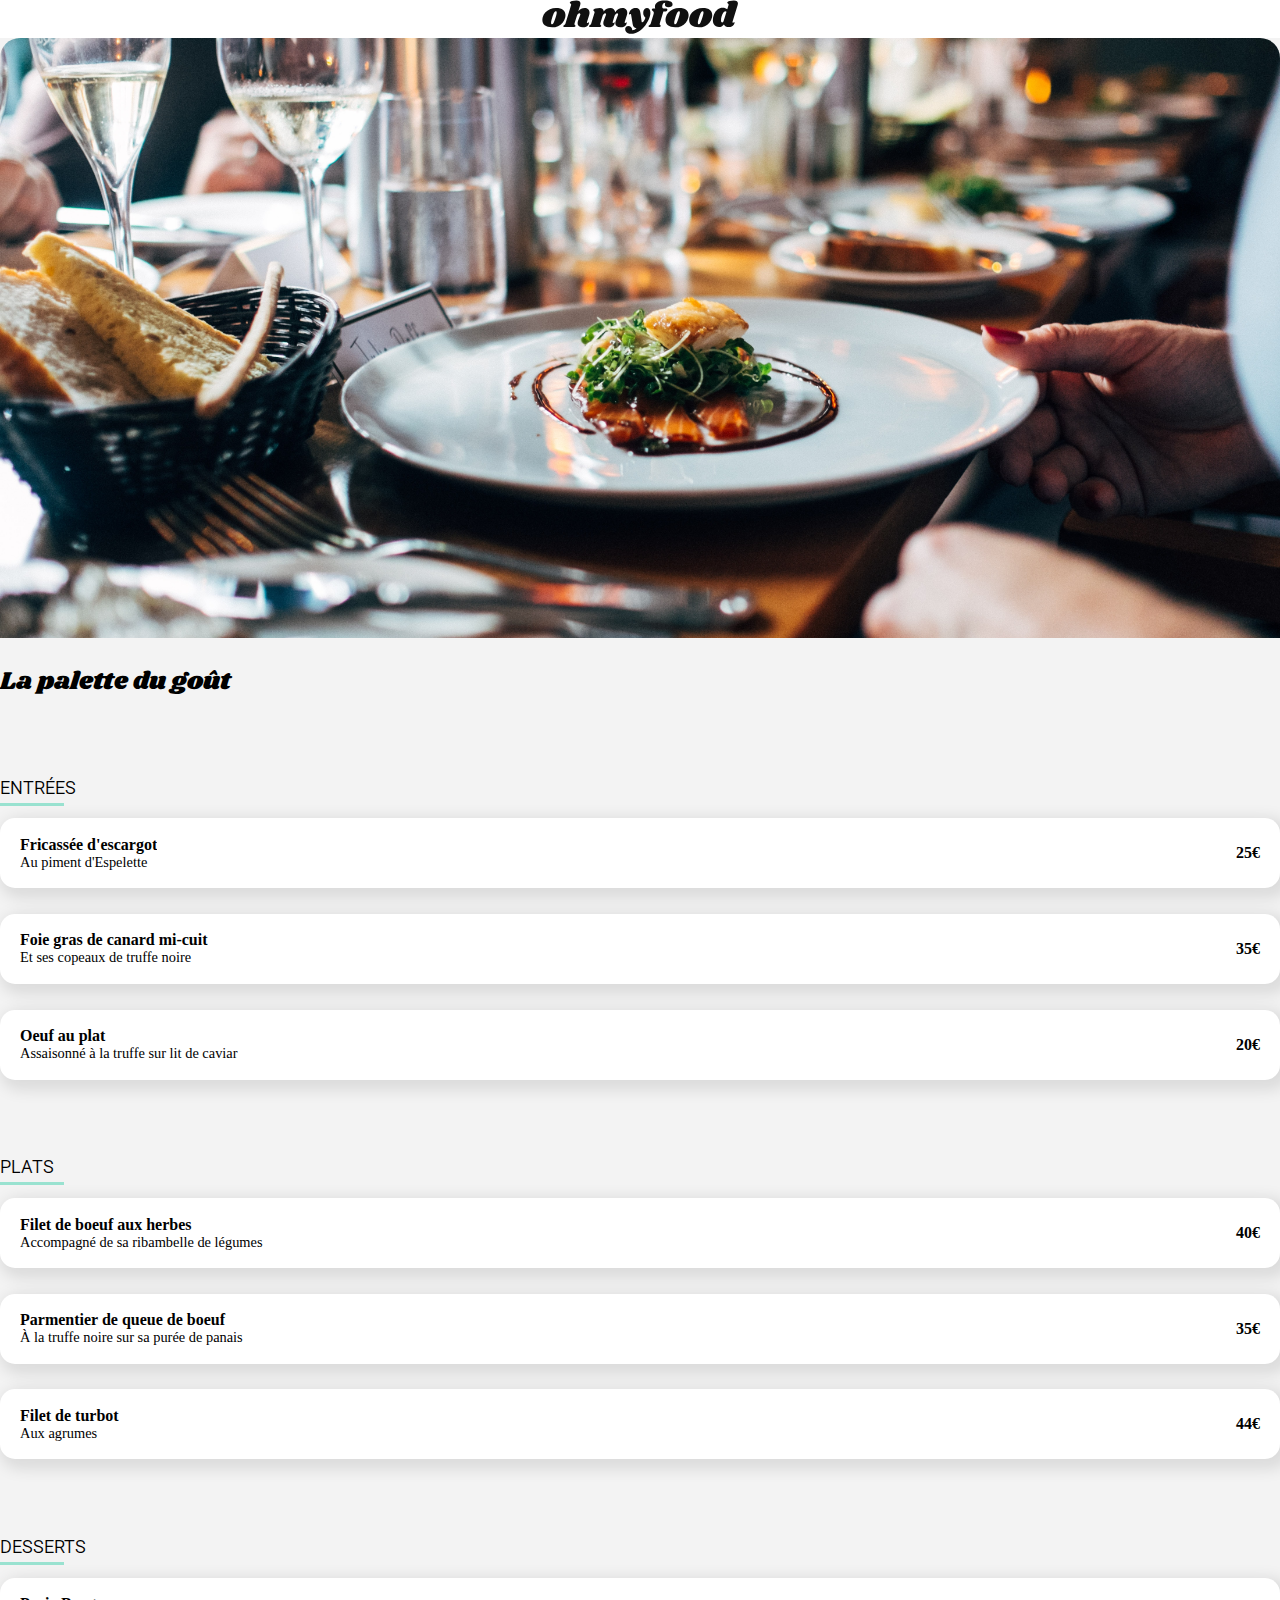
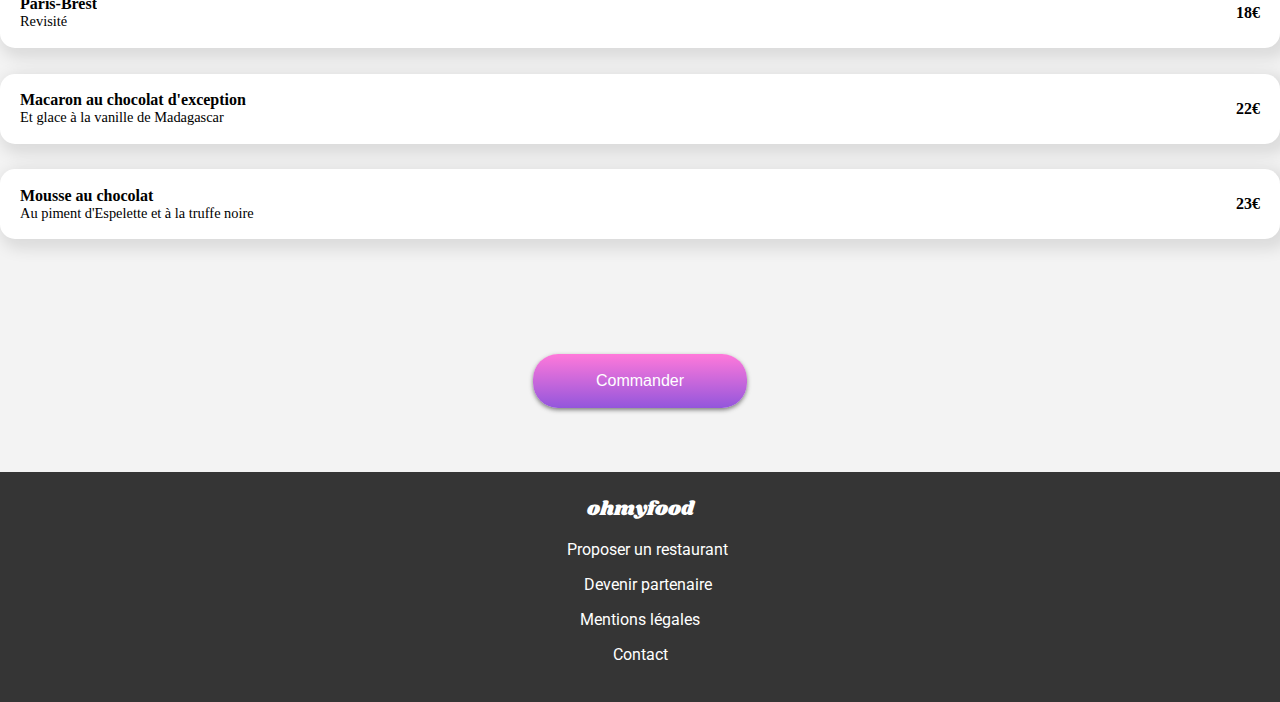
<file: pages/Lapalettedugout.html>
<!DOCTYPE html>
<html lang="en">

<head>
    <meta charset="UTF-8">
    <meta http-equiv="X-UA-Compatible" content="IE=edge">
    <meta name="viewport" content="width=device-width, initial-scale=1.0">
    <link rel="stylesheet" href="../styles/desktop.css">
    <link rel="stylesheet" href="../styles/tablette.css">
    <link rel="stylesheet" href="../styles/mobile.css">
    <link rel="stylesheet" href="../styles/menuAnimation.css">
    <link rel="stylesheet" href="https://use.fontawesome.com/releases/v5.15.4/css/all.css"
        integrity="sha384-DyZ88mC6Up2uqS4h/KRgHuoeGwBcD4Ng9SiP4dIRy0EXTlnuz47vAwmeGwVChigm" crossorigin="anonymous">


    <link rel="preconnect" href="https://fonts.googleapis.com">
    <link rel="preconnect" href="https://fonts.gstatic.com" crossorigin>
    <link href="https://fonts.googleapis.com/css2?family=Roboto:wght@100;500&display=swap" rel="stylesheet">

    <link rel="preconnect" href="https://fonts.googleapis.com">
    <link rel="preconnect" href="https://fonts.gstatic.com" crossorigin>
    <link href="https://fonts.googleapis.com/css2?family=Shrikhand&display=swap" rel="stylesheet">

    <title>ohmyfood</title>
</head>

<body>
    <header>
        <a href="index.html"><i class="iconeHeader fas fa-arrow-left"></i></a>
        <img class="margeLogo" src="../img/ohmyfood@2x.svg" alt="Logo ohmyfood">
    </header>


    <main>

        <div>
            <img class="imageAlaFrancaise" src="../img/jay-wennington-N_Y88TWmGwA-unsplash.jpg" alt="">
        </div>

        <div class="containerAlafrancaise coeur">
            <h2 class="titreAlafrancaise titreAlafrancaiseDesktop">La palette du goût</h2>

            <div
                class="iconeCoeur iconeCoeur2 iconeCoeurDesktop parent parentDesktop positionCoeurDesktop positionCoeurTablette">
                <i class="far fa-heart menunoir menunoirDesktop positionCoeur"></i>
                <i class="fas fa-heart menublanc menublancDesktop positionCoeur"></i>
            </div>





            <h3 class="h3police h3policeDesktop">entrées</h3>

            <div class="margeEntreePlatsDesserts">

                <div class="case_menu appears-with-opacity" id="case1">
                    <div class="dish-et-prix">
                        <div class="case_dish">
                            <div class="case_dish_title">
                                <p>Fricassée d'escargot</p>
                            </div>
                            <div class="menu__case__dish-subtitle">
                                <p class="policeSmall">Au piment d'Espelette</p>
                            </div>
                        </div>
                        <div class="case_prix">25€</div>
                    </div>

                    <div class="box_valid">
                        <i class="fas fa-check-circle"></i>
                    </div>


                </div>

                <div class="case_menu appears-with-opacity" id="case2">
                    <div class="dish-et-prix">
                        <div class="case_dish">
                            <div class="case_dish_title">
                                <p>Foie gras de canard mi-cuit</p>
                            </div>
                            <div class="menu__case__dish-subtitle">
                                <p class="policeSmall">Et ses copeaux de truffe noire</p>
                            </div>
                        </div>
                        <div class="case_prix">35€</div>
                    </div>
                    <div class="box_valid">
                        <i class="fas fa-check-circle"></i>
                    </div>

                </div>


                <div class="case_menu appears-with-opacity" id="case3">
                    <div class="dish-et-prix">
                        <div class="case_dish">
                            <div class="case_dish_title">
                                <p>Oeuf au plat</p>
                            </div>
                            <div class="menu__case__dish-subtitle">
                                <p class="policeSmall">Assaisonné à la truffe sur lit de caviar</p>
                            </div>
                        </div>
                        <div class="case_prix">20€</div>
                    </div>
                    <div class="box_valid">
                        <i class="fas fa-check-circle"></i>
                    </div>

                </div>


            </div>


            <h3 class="h3police h3policeDesktop">plats</h3>

            <div class="margeEntreePlatsDesserts">

                <div class="case_menu appears-with-opacity" id="case4">
                    <div class="dish-et-prix">
                        <div class="case_dish">
                            <div class="case_dish_title">
                                <p>Filet de boeuf aux herbes</p>
                            </div>
                            <div class="menu__case__dish-subtitle">
                                <p class="policeSmall">Accompagné de sa ribambelle de légumes</p>
                            </div>
                        </div>
                        <div class="case_prix">40€</div>
                    </div>
                    <div class="box_valid">
                        <i class="fas fa-check-circle"></i>
                    </div>

                </div>

                <div class="case_menu appears-with-opacity" id="case5">
                    <div class="dish-et-prix">
                        <div class="case_dish">
                            <div class="case_dish_title">
                                <p>Parmentier de queue de boeuf</p>
                            </div>
                            <div class="menu__case__dish-subtitle">
                                <p class="policeSmall">À la truffe noire sur sa purée de panais</p>
                            </div>
                        </div>
                        <div class="case_prix">35€</div>
                    </div>
                    <div class="box_valid">
                        <i class="fas fa-check-circle"></i>
                    </div>
                </div>

                <div class="case_menu appears-with-opacity" id="case6">
                    <div class="dish-et-prix">
                        <div class="case_dish">
                            <div class="case_dish_title">
                                <p>Filet de turbot</p>
                            </div>
                            <div class="menu__case__dish-subtitle">
                                <p class="policeSmall">Aux agrumes</p>
                            </div>
                        </div>
                        <div class="case_prix">44€</div>
                    </div>
                    <div class="box_valid">
                        <i class="fas fa-check-circle"></i>
                    </div>

                </div>

            </div>


            <h3 class="h3police h3policeDesktop">desserts</h3>

            <div class="margeEntreePlatsDesserts">

                <div class="case_menu appears-with-opacity" id="case7">
                    <div class="dish-et-prix">
                        <div class="case_dish">
                            <div class="case_dish_title">
                                <p>Paris-Brest</p>
                            </div>
                            <div class="menu__case__dish-subtitle">
                                <p class="policeSmall">Revisité</p>
                            </div>
                        </div>
                        <div class="case_prix">18€</div>
                    </div>
                    <div class="box_valid">
                        <i class="fas fa-check-circle"></i>
                    </div>

                </div>


                <div class="case_menu appears-with-opacity" id="case8">
                    <div class="dish-et-prix">
                        <div class="case_dish">
                            <div class="case_dish_title">
                                <p>Macaron au chocolat d'exception </p>
                            </div>
                            <div class="menu__case__dish-subtitle">
                                <p class="policeSmall">Et glace à la vanille de Madagascar</p>
                            </div>
                        </div>
                        <div class="case_prix">22€</div>
                    </div>
                    <div class="box_valid">
                        <i class="fas fa-check-circle"></i>
                    </div>

                </div>


                <div class="case_menu appears-with-opacity" id="case9">
                    <div class="dish-et-prix">
                        <div class="case_dish">
                            <div class="case_dish_title">
                                <p>Mousse au chocolat</p>
                            </div>
                            <div class="menu__case__dish-subtitle">
                                <p class="policeSmall">Au piment d'Espelette et à la truffe noire</p>
                            </div>
                        </div>
                        <div class="case_prix">23€</div>
                    </div>
                    <div class="box_valid">
                        <i class="fas fa-check-circle"></i>
                    </div>

                </div>


                <div class="containerBtn">
                    <button class="buttonCommander">Commander</button>
                </div>


            </div>




        </div>


    </main>

    <footer>


        <div id="containerFooter">


            <div>
                <div id="policeomf">ohmyfood</div>
                <p><i class="fas fa-utensils margIconFooter margIconFooterDesktop"></i>Proposer un restaurant</p>
                <p><i class="fas fa-hands-helping margIconFooter2 margIconFooterDesktop"></i>Devenir partenaire</p>
                <p>Mentions légales</p>
                <p><a href="mailto:contact@ohmyfood.com">Contact</a></p>
            </div>
        </div>

    </footer>

</body>

</html>
</file>
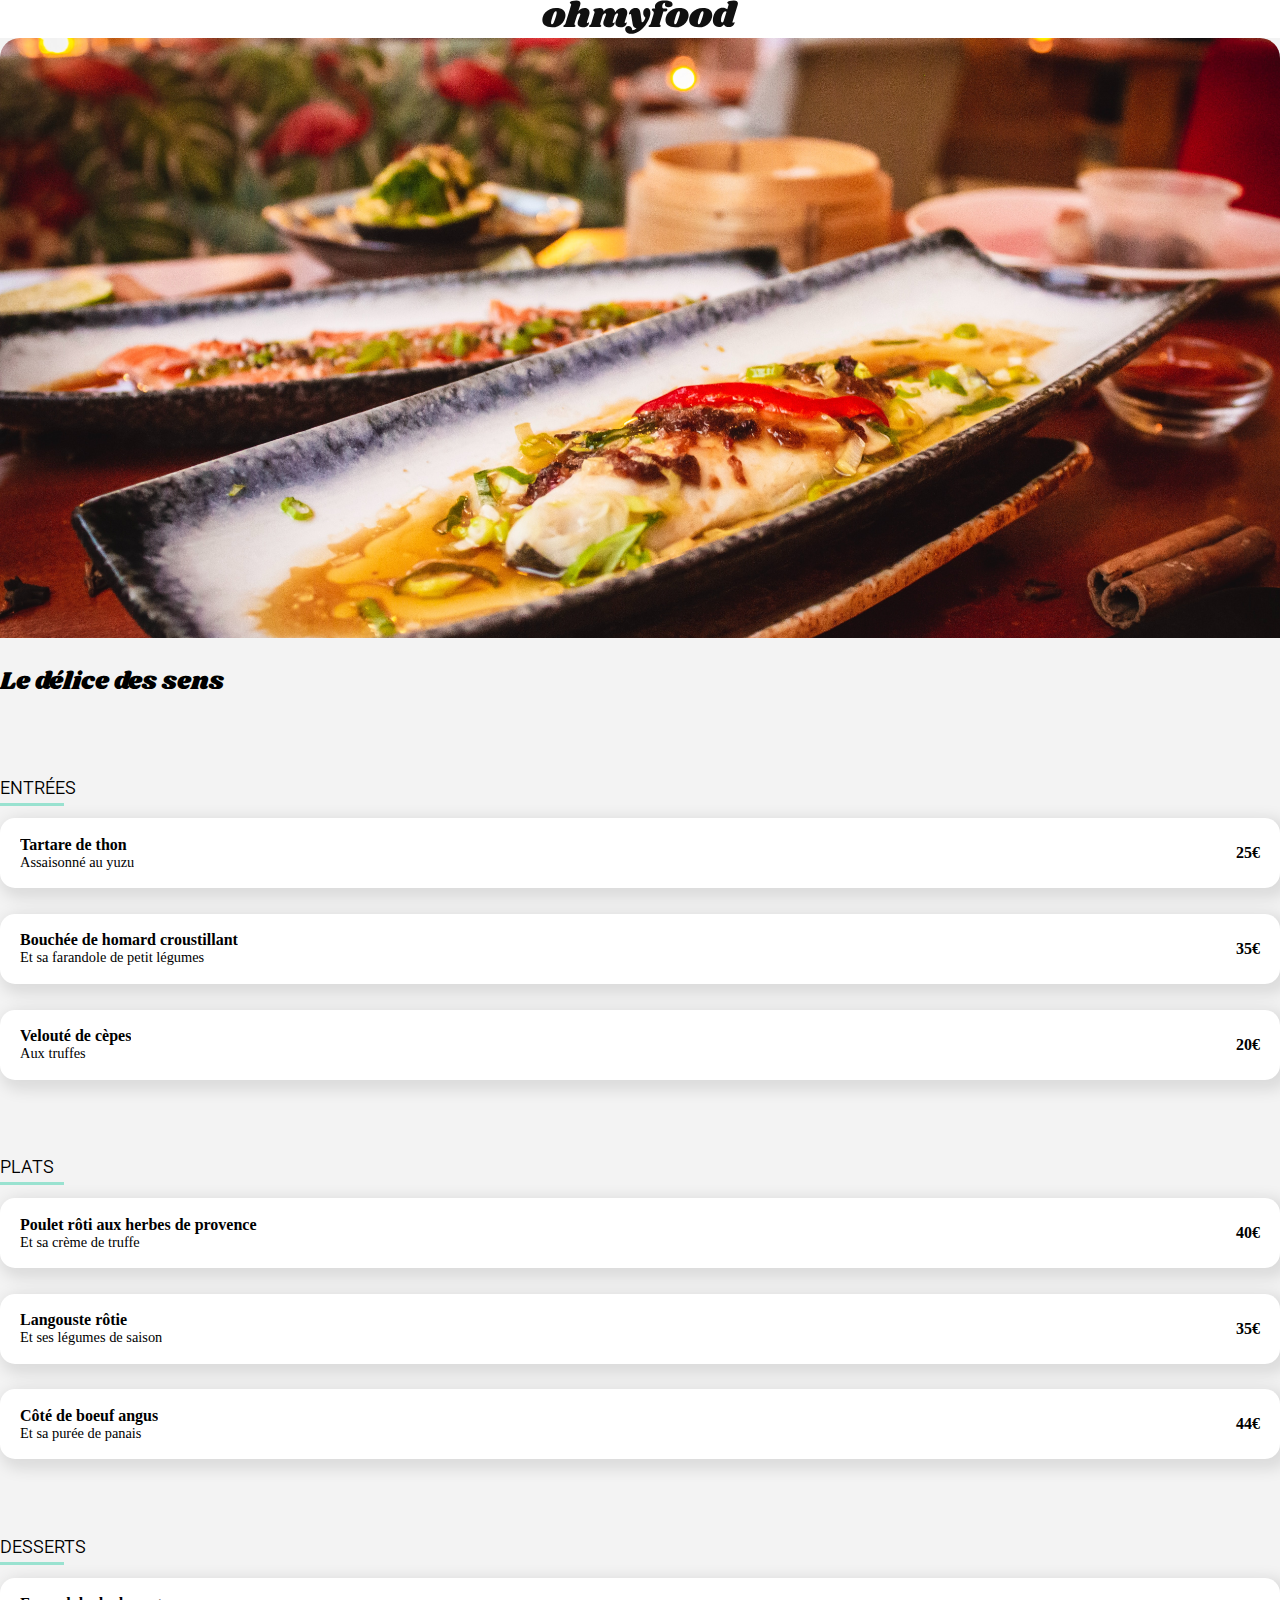
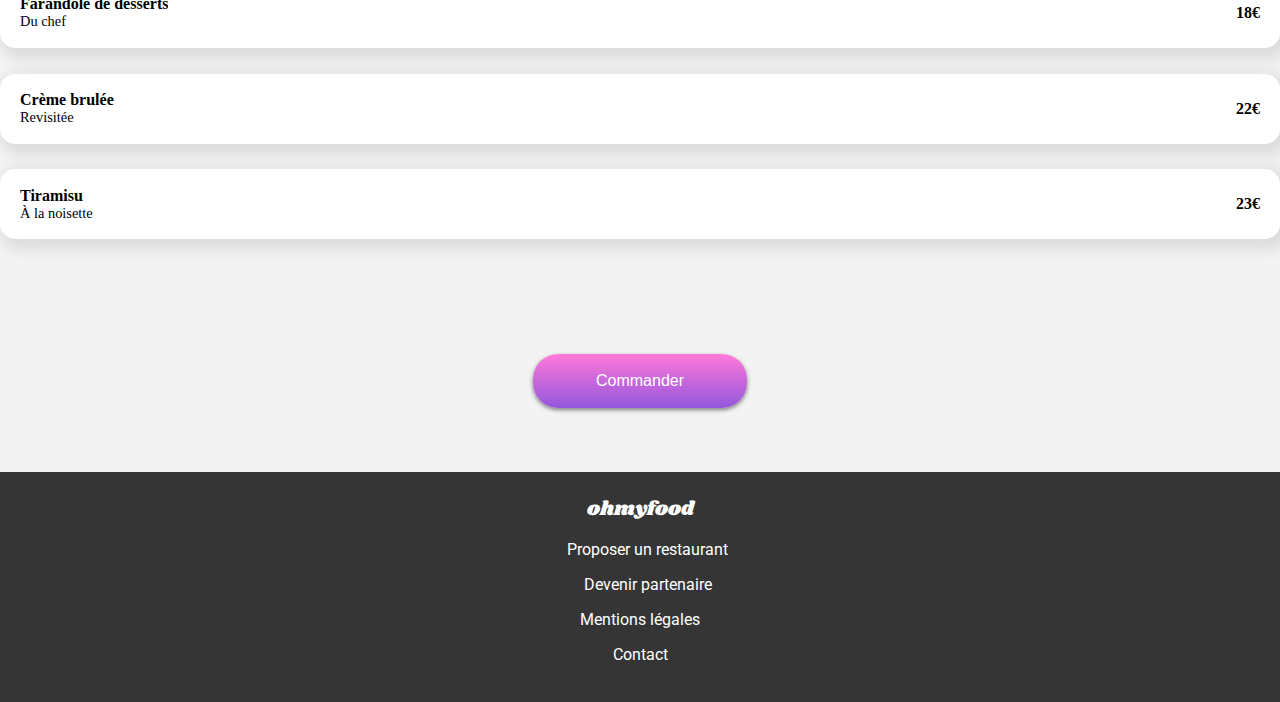
<file: pages/LeDeliceDesSens.html>
<!DOCTYPE html>
<html lang="en">

<head>
    <meta charset="UTF-8">
    <meta http-equiv="X-UA-Compatible" content="IE=edge">
    <meta name="viewport" content="width=device-width, initial-scale=1.0">
    <link rel="stylesheet" href="../styles/desktop.css">
    <link rel="stylesheet" href="../styles/tablette.css">
    <link rel="stylesheet" href="../styles/mobile.css">
    <link rel="stylesheet" href="../styles/menuAnimation.css">
    <link rel="stylesheet" href="https://use.fontawesome.com/releases/v5.15.4/css/all.css"
        integrity="sha384-DyZ88mC6Up2uqS4h/KRgHuoeGwBcD4Ng9SiP4dIRy0EXTlnuz47vAwmeGwVChigm" crossorigin="anonymous">

    <link rel="preconnect" href="https://fonts.googleapis.com">
    <link rel="preconnect" href="https://fonts.gstatic.com" crossorigin>
    <link href="https://fonts.googleapis.com/css2?family=Roboto:wght@100;500&display=swap" rel="stylesheet">

    <link rel="preconnect" href="https://fonts.googleapis.com">
    <link rel="preconnect" href="https://fonts.gstatic.com" crossorigin>
    <link href="https://fonts.googleapis.com/css2?family=Shrikhand&display=swap" rel="stylesheet">

    <title>ohmyfood</title>
</head>

<body>
    <header>
        <a href="index.html"><i class="iconeHeader fas fa-arrow-left"></i></a>
        <img class="margeLogo" src="../img/ohmyfood@2x.svg" alt="Logo ohmyfood">
    </header>


    <main>

        <div>
            <img class="imageAlaFrancaise" src="../img/louis-hansel-shotsoflouis-qNBGVyOCY8Q-unsplash.jpg" alt="">
        </div>

        <div class="containerAlafrancaise coeur">
            <h2 class="titreAlafrancaise titreAlafrancaiseDesktop">Le délice des sens</h2>

            <div
                class="iconeCoeur iconeCoeur2 iconeCoeurDesktop parent parentDesktop positionCoeurDesktop positionCoeurTablette">
                <i class="far fa-heart menunoir menunoirDesktop positionCoeur"></i>
                <i class="fas fa-heart menublanc menublancDesktop positionCoeur"></i>
            </div>




            <h3 class="h3police h3policeDesktop">entrées</h3>

            <div class="margeEntreePlatsDesserts">

                <div class="case_menu appears-with-opacity" id="case1">
                    <div class="dish-et-prix">
                        <div class="case_dish">
                            <div class="case_dish_title">
                                <p>Tartare de thon</p>
                            </div>
                            <div class="menu__case__dish-subtitle">
                                <p class="policeSmall">Assaisonné au yuzu</p>
                            </div>
                        </div>
                        <div class="case_prix">25€</div>
                    </div>

                    <div class="box_valid">
                        <i class="fas fa-check-circle"></i>
                    </div>


                </div>

                <div class="case_menu appears-with-opacity" id="case2">
                    <div class="dish-et-prix">
                        <div class="case_dish">
                            <div class="case_dish_title">
                                <p>Bouchée de homard croustillant</p>
                            </div>
                            <div class="menu__case__dish-subtitle">
                                <p class="policeSmall">Et sa farandole de petit légumes</p>
                            </div>
                        </div>
                        <div class="case_prix">35€</div>
                    </div>
                    <div class="box_valid">
                        <i class="fas fa-check-circle"></i>
                    </div>

                </div>


                <div class="case_menu appears-with-opacity" id="case3">
                    <div class="dish-et-prix">
                        <div class="case_dish">
                            <div class="case_dish_title">
                                <p>Velouté de cèpes</p>
                            </div>
                            <div class="menu__case__dish-subtitle">
                                <p class="policeSmall">Aux truffes</p>
                            </div>
                        </div>
                        <div class="case_prix">20€</div>
                    </div>
                    <div class="box_valid">
                        <i class="fas fa-check-circle"></i>
                    </div>

                </div>


            </div>


            <h3 class="h3police h3policeDesktop">plats</h3>

            <div class="margeEntreePlatsDesserts">

                <div class="case_menu appears-with-opacity" id="case4">
                    <div class="dish-et-prix">
                        <div class="case_dish">
                            <div class="case_dish_title">
                                <p>Poulet rôti aux herbes de provence</p>
                            </div>
                            <div class="menu__case__dish-subtitle">
                                <p class="policeSmall">Et sa crème de truffe</p>
                            </div>
                        </div>
                        <div class="case_prix">40€</div>
                    </div>
                    <div class="box_valid">
                        <i class="fas fa-check-circle"></i>
                    </div>

                </div>

                <div class="case_menu appears-with-opacity" id="case5">
                    <div class="dish-et-prix">
                        <div class="case_dish">
                            <div class="case_dish_title">
                                <p>Langouste rôtie</p>
                            </div>
                            <div class="menu__case__dish-subtitle">
                                <p class="policeSmall">Et ses légumes de saison</p>
                            </div>
                        </div>
                        <div class="case_prix">35€</div>
                    </div>
                    <div class="box_valid">
                        <i class="fas fa-check-circle"></i>
                    </div>
                </div>

                <div class="case_menu appears-with-opacity" id="case6">
                    <div class="dish-et-prix">
                        <div class="case_dish">
                            <div class="case_dish_title">
                                <p>Côté de boeuf angus</p>
                            </div>
                            <div class="menu__case__dish-subtitle">
                                <p class="policeSmall">Et sa purée de panais</p>
                            </div>
                        </div>
                        <div class="case_prix">44€</div>
                    </div>
                    <div class="box_valid">
                        <i class="fas fa-check-circle"></i>
                    </div>

                </div>

            </div>


            <h3 class="h3police h3policeDesktop">desserts</h3>

            <div class="margeEntreePlatsDesserts">

                <div class="case_menu appears-with-opacity" id="case7">
                    <div class="dish-et-prix">
                        <div class="case_dish">
                            <div class="case_dish_title">
                                <p>Farandole de desserts</p>
                            </div>
                            <div class="menu__case__dish-subtitle">
                                <p class="policeSmall">Du chef</p>
                            </div>
                        </div>
                        <div class="case_prix">18€</div>
                    </div>
                    <div class="box_valid">
                        <i class="fas fa-check-circle"></i>
                    </div>

                </div>


                <div class="case_menu appears-with-opacity" id="case8">
                    <div class="dish-et-prix">
                        <div class="case_dish">
                            <div class="case_dish_title">
                                <p>Crème brulée</p>
                            </div>
                            <div class="menu__case__dish-subtitle">
                                <p class="policeSmall">Revisitée</p>
                            </div>
                        </div>
                        <div class="case_prix">22€</div>
                    </div>
                    <div class="box_valid">
                        <i class="fas fa-check-circle"></i>
                    </div>

                </div>


                <div class="case_menu appears-with-opacity" id="case9">
                    <div class="dish-et-prix">
                        <div class="case_dish">
                            <div class="case_dish_title">
                                <p>Tiramisu</p>
                            </div>
                            <div class="menu__case__dish-subtitle">
                                <p class="policeSmall">À la noisette</p>
                            </div>
                        </div>
                        <div class="case_prix">23€</div>
                    </div>
                    <div class="box_valid">
                        <i class="fas fa-check-circle"></i>
                    </div>

                </div>


                <div class="containerBtn">
                    <button class="buttonCommander">Commander</button>
                </div>


            </div>




        </div>


    </main>

    <footer>


        <div id="containerFooter">


            <div>
                <div id="policeomf">ohmyfood</div>
                <p><i class="fas fa-utensils margIconFooter margIconFooterDesktop"></i>Proposer un restaurant</p>
                <p><i class="fas fa-hands-helping margIconFooter2 margIconFooterDesktop"></i>Devenir partenaire</p>
                <p>Mentions légales</p>
                <p><a href="mailto:contact@ohmyfood.com">Contact</a></p>
            </div>
        </div>

    </footer>

</body>

</html>
</file>
<file: desktop.css>
/* HEADER DESKTOP */

header{
    text-align: center;
}


.margeDesktopOMF {
    /* padding: 10px;
    margin-left: 600px;
    width: 180px; */
}

.margeDesktopParis {
    /* padding: 10px;
    margin-left: 580px;
    width: 18px; */
}

.ReserverMenuDesktop { 
    font-size: 14px;
    padding-left: 18px;
    margin-right: 40px;
    padding: 20px;
    text-align: center;
    font-family: 'Roboto', sans-serif;
}

.DecouvrezMenuDesktop {
    font-family: 'Roboto', sans-serif;
    font-weight: 100;
    font-size: 20px;
    margin-left: 4px;
    margin-bottom: 20px;
}

.DecouvrezMenu2Desktop {
    font-family: 'Roboto', sans-serif;
    padding-left: 10px;
    padding: 8px;
    text-align: center;
    position: relative; bottom: 40px;
}

.buttonDesktop {
    background: linear-gradient(#FF79DA, #9356DC);
    border: none;
    /* display: flex; */
    color: white;
    padding: 18px;
    width: 214px;
    font-size: 16px;
    /* margin: 30px 90px; */
    border-radius: 25px;
    position: relative; 
    /* bottom: 40px; */
    box-shadow: 0 2px 4px #636363cc;
    text-align: center;
    /* margin-left: 590px; */
}

.buttonDesktop:hover {
    background: linear-gradient(#eeabdb, #b192d6);
    box-shadow: 0 2px 4px #2c2c2ccc;
}

.colorFondBodyDesktop {
    background-color: #F3F3F3;
    padding: 20px;
}

.alignCenterDesktop {
    margin: 2px;
    bottom: 200px;
    position: top;
}

.fonctionnementDesktop {
    padding: 100px;
    font-family: 'Roboto', sans-serif;
    background-color: white;
    font-size: 14px;
    padding-left: 30px;
    padding: 12px;
}

#conteneurDesktop {
    display: flex;
    flex-direction: column;
    justify-content: center;
    margin-bottom: 5px;
    margin-right: 8px;
    margin-left: 8px;
}

.titreFonctionnement {
    margin-left: 7px;
}

.ElementDesktop {
    background-color: #FAFAFA;
    border: none;
    padding: 10px;
    padding-right: 15px;
    font-size: 16px;
    border-radius: 12px;
    margin-bottom: 15px;
    position:relative;
}


.colorNumberDesktop {
    background: #9356dc;
    height: 24px;
    width: 24px;
    border-radius: 20px;
    font-size: 18px;
    color: white;
    text-align: center;
    position: absolute;
    left: 0;
    transform: translate(-50%, -50%);
    top:50%;
}

.iconElementDesktop {
    font-size: 18px;
    position: absolute;
    left: 40px;
    padding-left: 0px;
}

.textIconDesktop {
    margin-left: 5%;
}

#containerSectionDesktop {
    font-family: 'Roboto', sans-serif;
    padding: 100px; 
    background-color: #F3F3F3;  
}

.containerDesktop {
    margin: auto;
    margin-top: 70px;
}


.cartesDesktop {
    background-color: white;
    border-radius: 20px 20px 20px 20px;  
    margin-bottom: 5%;
    box-shadow: 0 0 2px #636363cc;
}



.card-headerDesktop {
    position: relative;
}

.card-headerDesktop p {
    position: absolute;
    color: green;
    top: 2%;
    right: 5%;
    padding: 2%;
    background-color: #99E2D0;
}

.card-footerDesktop a {
    color: black;
    text-decoration: none;
}

.imageRestaurantDesktop {
    height: 175px;
    object-fit: cover;
    object-position: center;
    width: 100%;
    border-radius: 20px 20px 0 0;
}

.card-footerDesktop {
    margin: 3%;
    padding-bottom: 0%;
    display: flex;
    align-content: space-around;
    justify-content: space-between;
    position: relative;
}

.card-footer-text-Desktop {
    font-weight: 100;
}

.iconeCoeur2 {
    position: absolute;
    margin-top: 45%;
    top: 0%;
    right: 5%;
    padding: 2%;
    font-size: 150%;
}

.iconeCoeurDesktop {
    margin-bottom: 0%;
    font-size: 150%;
}


.parentDesktop {
    position: relative;
    margin-right: 20px;
 }

 .menunoirDesktop{
    position:absolute;
    top: 0;
    left: 0;
    z-index: 2;
 }

 .menublancDesktop{
    position:absolute;
    top: 0;
    left: 0;
    z-index: 1;
    color:white;
 }

 .menunoir:hover{
    color:#4d4c4c;
 }

 .menunoir:hover ~ .menublanc{
    color:#b192d6;
}

#policeomf {
    font-family: 'Shrikhand', cursive;
    font-size: 20px;
}

.margIconFooterDesktop {
    margin-right: 25px;
 }

 .margIconFooter2Desktop {
     margin-right: 8px;
  }

  /* Desktop a la francaise */
  
  .imageAlaFrancaise{
    height: 600px;
    object-fit: cover;
    object-position: center;
    width: 100%;
    border-radius: 20px 20px 0 0;
}

.iconeHeader {
    font-size: 20px;
    position: absolute;
    top: 1%;
    left: 5%;
    color: black;
}

.titreAlafrancaiseDesktop {
    font-family: 'Shrikhand', cursive;
    font-size: 25px;
    font-weight: 500;
    }
/*
.iconeCoeur2Desktop {
    position: absolute;
    margin-top: 45%;
    top: 1%;
    right: 5%;
    padding: 2%;
    font-size: 150%;
    }
*/

.h3policeDesktop {
    font-family: 'Roboto', sans-serif;
    font-size: 18px;
    font-weight: 500;
    margin-bottom:3%;
    border-bottom: 3px solid #99E2D0;
    width: 5%;
    padding-bottom:5px;
    text-transform: uppercase;
    font-weight: 350;
    margin-top: 4%;
    }


    .buttonCommander {
        background: linear-gradient(#FF79DA, #9356DC);
        border: none;
        color: white;
        padding: 18px;
        width: 214px;
        font-size: 16px;
        border-radius: 25px;
        margin-bottom:5%;
        box-shadow: 0 2px 4px #636363cc;
        text-align: center;
    }

    .buttonCommander:hover {
        background: linear-gradient(#eeabdb, #b192d6);
        box-shadow: 0 2px 4px #2c2c2ccc
        }
        
    .ElementMenuDesktop {
        background-color: #FAFAFA;
        border: none;
        padding: 5px;
        padding-right: 15px;
        font-size: 16px;
        border-radius: 12px;
        margin-bottom: 15px;
        position: relative;
        box-shadow: 0 3px 3px #636363cc;
    }

    .prix {
        position: absolute;
        top: 5%;
        right: 5%;
        padding: 2%;
        } 

    .containerBtn{
        text-align: center;
        padding-top: 7%;
    }

    
    .margIconFooterDesktop {
        margin-right: 15px;
     }
    
     .margIconFooter2Desktop {
         margin-right: 8px;
      }
</file>
<file: tablette.css>
@media screen and (max-width:1295px) {
    
    header{
        text-align: center;
    }
    
    .margeTabletteOMF {
        /* padding: 10px;
        margin-left: 430px;
        width: 180px; */
    }
    
    .margeDesktopParis {
        /* padding: 10px;
        margin-left: 420px;
        width: 18px; */
    }
    
    .h3policeDesktop {
        font-family: 'Roboto', sans-serif;
        font-size: 18px;
        font-weight: 500;
        margin-bottom: 1%;
        border-bottom: 3px solid #99E2D0;
        width: 5%;
        padding-top:1%;
        text-transform: uppercase;
        font-weight: 350;
        margin-top: 5%;
        }
        
    .ReserverMenuTablette { 
        font-size: 14px;
        padding-left: 18px;
        margin-right: 0px;
        padding: 20px;
        text-align: center;
        font-family: 'Roboto', sans-serif;
    }
    
    .DecouvrezMenuDesktop {
        font-family: 'Roboto', sans-serif;
        font-weight: 100;
        font-size: 20px;
        margin-left: 4px;
        margin-bottom: 20px;
    }
    
    .DecouvrezMenu2Desktop {
        font-family: 'Roboto', sans-serif;
        padding-left: 10px;
        padding: 8px;
        text-align: center;
        position: relative; bottom: 40px;
    }
    
    .buttonTablette {
        background: linear-gradient(#FF79DA, #9356DC);
        border: none;
        /* display: flex; */
        color: white;
        padding: 18px;
        width: 214px;
        font-size: 16px;
        /* margin: 30px 90px; */
        border-radius: 25px;
        position: relative; bottom: 40px;
        box-shadow: 0 2px 4px #636363cc;
        text-align: center;
        /* margin-left: 420px; */
    }

    .buttonCommander:hover {
        background: linear-gradient(#eeabdb, #b192d6);
        box-shadow: 0 2px 4px #2c2c2ccc
        }
        
    .coeur {
        position: relative;
    }

    .iconeCoeur2 {
        position: absolute;
        margin-top: 0%;
        top: 0%;
        right: 5%;
        padding: 2%;
        font-size: 150%;
    }

    .margeEntreePlatsDesserts {
        margin-bottom: 0%;
        }

    .prix {
        position: absolute;
        top: 15%;
        right: 5%;
        padding: 2%;
        }

    .ElementMenuDesktop {
        background-color: #FAFAFA;
        border: none;
        padding: 5px;
        padding-right: 15px;
        font-size: 16px;
        border-radius: 12px;
        margin-bottom: 15px;
        position: relative;
        box-shadow: 0 3px 3px #636363cc;
        display: flex;

    }


    
    }
</file>
<file: mobile.css>
html, body{
    margin:0;
}

body{
    background-color: white;
}

h3{
    margin: 0;
}

section {
margin: 0;
display: block;
}

main {
    background-color: #F3F3F3;
}


footer {
    margin: 0;
    font-family: 'Roboto', sans-serif;
    color: #fff;
}

#containerInfo {
    background-color:#FAFAFA;
    border-top: 2px solid #a8a6a6cc;
}

#containerSection {
    font-family: 'Roboto', sans-serif;
    padding: 25px; 
    background-color: #F3F3F3;  
}

#containerFooter {
    background-color: #353535;
    padding: 22px;
}

@media screen and (max-width: 770px) {
 
    /* LES POLICES */
    .ReserverMenu {
        
        font-size: 14px;
        padding-left: 18px;
        padding: 8px;
        text-align: center;
        font-family: 'Roboto', sans-serif;
    }
 
    .ParisBelleville {
        font-family: 'Roboto', sans-serif;
        font-size: 13px;
    }
   
    .colorFondBody {
        background-color: #F3F3F3;
        padding: 14px;
    }

    .colorFondHeader {
        padding: 20px;
    }

 
    .DecouvrezMenu {
        font-family: 'Roboto', sans-serif;
        font-weight: 100;
        font-size: 17px;
    }
 
    .DecouvrezMenu2 {
        font-family: 'Roboto', sans-serif;
        padding-left: 10px;
        padding: 8px;
        text-align: center;
        position: relative; bottom: 40px;
    }
 
    .margeLogo {
        padding: 10px;
        margin-left: 100px;
        width: 180px;
    }
 
    .margeIconParisBelleville {
        margin-left: 100px
    }
 
    .iconMap {
        padding-right: 15px;
    }
 
    .alignCenter {
        margin: 20px;
        bottom: 20px;
        position: top;
    }
 
    .button {
        background: linear-gradient(#FF79DA, #9356DC);
        border: none;
        display: flex;
        color: white;
        padding: 18px;
        width: 214px;
        font-size: 16px;
        margin: 10px 90px;
        border-radius: 25px;
        position: relative; bottom: 40px;
        box-shadow: 0 2px 4px #636363cc;
        text-align: center;
    }

    .button:hover {
        background: linear-gradient(#eeabdb, #b192d6);
        box-shadow: 0 2px 4px #2c2c2ccc
    }


   
   
    .fonctionnement {
        padding: 100px;
        font-family: 'Roboto', sans-serif;
        background-color: white;
        font-size: 14px;
        padding-left: 10px;
        padding: 12px;
    }
 
    #conteneur {
        display: flex;
        flex-direction: column;
        justify-content: center;
        margin-bottom: 20px;
        margin-right: 10px;
        margin-left: 10px;
    }
    
    .colorNumber {
        background: #9356dc;
        height: 24px;
        width: 24px;
        border-radius: 20px;
        font-size: 18px;
        color: white;
        text-align: center;
        position: absolute;
        left: 0;
        transform: translate(-50%, -50%);
        top:50%;
    }

    .textIcon {
        margin-left: 25%;
    }

    .listNumber {
        font-size: 17px;
        color: #fff;
        justify-content: center;
        align-items: center;
        display: flex;
        position: absolute;
        padding: 2px;
    }

    .Element {
        background-color: #FAFAFA;
        border: none;
        padding: 22px;
        padding-right: 15px;
        font-size: 16px;
        border-radius: 12px;
        margin-bottom: 15px;
        position:relative;
    }

 
    .iconElement {
        font-size: 18px;
        position: absolute;
        left: 0;
        padding-left: 40px;
    }
 

 /* FLEX RESTAURANTS */

    .titleRestaurants{
        margin-bottom: 10px;
        margin: 10px;
        margin-bottom: 20px;
    }

    .container {
            max-width: 1280px;
            margin: auto;
            margin-top: 40px;
    }

    .cartes {
        background-color: white;
        border-radius: 20px 20px 20px 20px;  
        margin-bottom: 5%;
        box-shadow: 0 0 2px #636363cc;
    }

    .imageRestaurant {
        width: 100%;
        border-radius: 20px 20px 0px 0px;
    }

    .card-footer {
        margin: 3%;
        padding-bottom: 0%;
        display: flex;
        align-content: space-around;
        justify-content: space-between;
        position: relative;
    }

    .card-header{
        position: relative;
    }

    .card-header p {
        position: absolute;
        color: green;
        top: 2%;
        right: 5%;
        padding: 2%;
        background-color: #99E2D0;
    }

    .card-footer a {
        color: black;
        text-decoration: none;
    }

    .card-footer-text {
        font-weight: 200;
    }

    .iconeCoeur {
        margin-top: 5%;
    }



    .parent {
        position: relative;
        margin-right: 20px;
     }

     .menunoir{
        position:absolute;
        top: 0;
        left: 0;
        z-index: 2;
     }

     .menublanc{
        position:absolute;
        top: 0;
        left: 0;
        z-index: 1;
        color:white;
     }

     .menunoir:hover{
        color:#4d4c4c;
     }

     .menunoir:hover ~ .menublanc{
        color:#b192d6;
    }

    .footerLogo {
        width: 120px;
        margin-top: 10px;
    }

    #policeomf {
        font-family: 'Shrikhand', cursive;
        font-size: 20px;
    }

    .margIconFooter {
       margin-right: 15px;
    }

    .margIconFooter2 {
        margin-right: 8px;
     }

     /* CSS Page A la Française */

     .ElementMenu {
        background-color: #FAFAFA;
        border: none;
        padding: 10px;
        padding-right: 15px;
        font-size: 16px;
        border-radius: 12px;
        margin-bottom: 15px;
        position: relative;

        box-shadow: 0 1px 1px #636363cc;

    }

    .TitreMenu2 {
        font-size: 18px;
    }

    .TitreMenu3 {
        font-size: 18px;
        
    }

    .tailleParagraphes {
        font-size: 14px;
        margin: 2px;
        font-weight: 300;
    }

    .marge {
        margin: 10px;
    }
    
     .containerAlafrancaise {
        background-color: #F3F3F3;
        font-family: 'Roboto', sans-serif;
        padding: 20px;
        border-radius: 20px 20px 0 0;
        position:absolute;
        top: -55px;
    }

    .iconeHeader {
        font-size: 20px;
        position: absolute;
        top: 2%;
        left: 5%;
        color: black;
    }

    .imageAlaFrancaise {
        width: 100%;
        }
    
    .titreAlafrancaise {
        font-family: 'Shrikhand', cursive;
        font-size: 25px;
        font-weight: 500;
        }

    .coeur {
            position: relative;
        }

    .iconeCoeur2 {
        position: absolute;
        margin-top: 5%;
        top: 2%;
        right: 5%;
        padding: 2%;
        font-size: 150%;
        }

    .h3police {
        font-family: 'Roboto', sans-serif;
        font-size: 18px;
        font-weight: 500;
        margin-bottom:5%;
        border-bottom: 3px solid #99E2D0;
        width: 15%;
        padding-bottom:5px;
        text-transform: uppercase;
        font-weight: 350;
        }

    .margeEntreePlatsDesserts {
        margin-bottom: 10%;
        }
        
    .prix {
        position: absolute;
        top: 15%;
        right: 5%;
        padding: 2%;
        }

    .prix44euros {
        position: absolute;
        top: 40%;
        right: 5%;
        padding: 2%;
        }

        .containerBtn{
            text-align: center;
        }
        
        .buttonCommander {
            background: linear-gradient(#FF79DA, #9356DC);
            border: none;
            color: white;
            padding: 18px;
            width: 214px;
            font-size: 16px;
            border-radius: 25px;
            margin-top:10%;
            box-shadow: 0 2px 4px #636363cc;
            text-align: center;
        }

        .buttonCommander:hover {
        background: linear-gradient(#eeabdb, #b192d6);
        box-shadow: 0 2px 4px #2c2c2ccc
        }
    }
</file>
<file: styles/desktop.css>
/* HEADER DESKTOP */

header{
    text-align: center;

}


.ReserverMenuDesktop { 
    font-size: 14px;
    padding-left: 18px;
    margin-right: 40px;
    padding: 20px;
    text-align: center;
    font-family: 'Roboto', sans-serif;
}

.DecouvrezMenuDesktop {
    font-family: 'Roboto', sans-serif;
    font-weight: 100;
    font-size: 20px;
    margin-left: 4px;
    margin-bottom: 20px;
}

.DecouvrezMenu2Desktop {
    font-family: 'Roboto', sans-serif;
    padding-left: 10px;
    padding: 8px;
    text-align: center;
    position: relative; bottom: 40px;
}

.buttonDesktop {
    background: linear-gradient(#FF79DA, #9356DC);
    border: none;
    color: white;
    padding: 18px;
    width: 214px;
    font-size: 16px;
    border-radius: 25px;
    position: relative; 
    box-shadow: 0 2px 4px #636363cc;
    text-align: center;
}

.buttonDesktop:hover {
    background: linear-gradient(#eeabdb, #b192d6);
    box-shadow: 0 2px 4px #2c2c2ccc;
}

.colorFondBodyDesktop {
    background-color: #F3F3F3;
    padding: 20px;
}

.alignCenterDesktop {
    margin: 2px;
    bottom: 200px;
}

.fonctionnementDesktop {
    font-family: 'Roboto', sans-serif;
    background-color: white;
    font-size: 14px;
    padding: 50px; 
    text-align: center;
}

.conteneurDesktop {
    font-family: 'Roboto', sans-serif;
    /* background-color: #F3F3F3;   */
    display:inline-flex;
    width: 100%;
}

.titreFonctionnement {
    margin-left: 7px;
}

.ElementDesktop {
    background-color: #FAFAFA;
    border: none;
    padding: 10px;
    padding-right: 15px;
    font-size: 16px;
    border-radius: 12px;
    /* margin-bottom: 15px; */
    margin: 0 auto;
    position:relative;
    width: 20%;

}


.colorNumberDesktop {
    background: #9356dc;
    width: 24px;
    border-radius: 20px;
    font-size: 18px;
    color: white;
    text-align: center;
    position: absolute;
    left: 0;
    transform: translate(-50%, -50%);
    top:50%;
}

.iconElementDesktop {
    font-size: 18px;
    position: absolute;
    left: 40px;
    padding-left: 0px;
}

.textIconDesktop {
    margin-left: 5%;
}


.titleRestaurants{
    text-align: center;
}
#containerDesktop {
    margin: auto;

}
#containerCards{
    width: 100%;
    text-align: center;
}

.cartesDesktop {
    background-color: white;
    border-radius: 20px 20px 20px 20px;  
    box-shadow: 0 0 2px #636363cc;
    width: 35%;
    display: inline-block;
    margin:2%;
}



.card-headerDesktop {
    position: relative;
}

.card-headerDesktop p {
    position: absolute;
    color: green;
    top: 2%;
    right: 5%;
    padding: 2%;
    background-color: #99E2D0;
}

.card-footerDesktop a {
    color: black;
    text-decoration: none;
}

.imageRestaurantDesktop {
    height: 175px;
    object-fit: cover;
    object-position: center;
    width: 100%;
    border-radius: 20px 20px 0 0;
}

.card-footerDesktop {
    margin: 3%;
    padding-bottom: 0%;
    display: flex;
    align-content: space-around;
    justify-content: space-between;
    position: relative;
}

.card-footer-text-Desktop {
    font-weight: 100;
}

.iconeCoeurDesktop {
    font-size: 150%;
}

.positionCoeurDesktop {
    float: left;
    left: 90%;
}

.parentDesktop {
    position: relative;
    margin-right: 20px;
 }

 .menunoirDesktop{
    position:absolute;
    top: 0;
    left: 0;
    z-index: 2;
 }

 .menublancDesktop{
    position:absolute;
    top: 0;
    left: 0;
    z-index: 1;
    color:white;
 }

 .menunoir:hover{
    color:#4d4c4c;
 }

 .menunoir:hover ~ .menublanc{
    color:#b192d6;
}

#policeomf {
    font-family: 'Shrikhand', cursive;
    font-size: 20px;
}

.margIconFooterDesktop {
    margin-right: 25px;
 }

 .margIconFooter2Desktop {
     margin-right: 8px;
  }

  /* Desktop a la francaise */
  
  .imageAlaFrancaise{
    height: 600px;
    object-fit: cover;
    object-position: center;
    width: 100%;
    border-radius: 20px 20px 0 0;
}

.iconeHeader {
    font-size: 20px;
    position: absolute;
    top: 1%;
    left: 5%;
    color: black;
}

.titreAlafrancaiseDesktop {
    font-family: 'Shrikhand', cursive;
    font-size: 25px;
    font-weight: 500;
    }



.h3policeDesktop {
    font-family: 'Roboto', sans-serif;
    font-size: 18px;
    font-weight: 500;
    margin-bottom:3%;
    border-bottom: 3px solid #99E2D0;
    width: 5%;
    padding-bottom:5px;
    text-transform: uppercase;
    font-weight: 350;
    margin-top: 4%;
    }


    .buttonCommander {
        background: linear-gradient(#FF79DA, #9356DC);
        border: none;
        color: white;
        padding: 18px;
        width: 214px;
        font-size: 16px;
        border-radius: 25px;
        margin-bottom:5%;
        box-shadow: 0 2px 4px #636363cc;
        text-align: center;
    }

    .buttonCommander:hover {
        background: linear-gradient(#eeabdb, #b192d6);
        box-shadow: 0 2px 4px #2c2c2ccc
        }
        
    .ElementMenuDesktop {
        background-color: #FAFAFA;
        border: none;
        padding: 5px;
        padding-right: 15px;
        font-size: 16px;
        border-radius: 12px;
        margin-bottom: 15px;
        position: relative;
        box-shadow: 0 3px 3px #636363cc;
    }

    .prix {
        position: absolute;
        top: 5%;
        right: 5%;
        padding: 2%;
        } 

    .containerBtn{
        text-align: center;
        padding-top: 7%;
    }

    
    .margIconFooterDesktop {
        margin-right: 15px;
     }
    
     .margIconFooter2Desktop {
         margin-right: 8px;
      }
</file>
<file: styles/tablette.css>
@media screen and (max-width:1295px) {
    
    header{
        text-align: center;
    }
    
    .h3policeDesktop {
        font-family: 'Roboto', sans-serif;
        font-size: 18px;
        font-weight: 500;
        margin-bottom: 1%;
        border-bottom: 3px solid #99E2D0;
        width: 5%;
        padding-top:1%;
        text-transform: uppercase;
        font-weight: 350;
        margin-top: 5%;
        }
        
    .ReserverMenuTablette { 
        font-size: 14px;
        padding-left: 18px;
        margin-right: 0px;
        padding: 20px;
        text-align: center;
        font-family: 'Roboto', sans-serif;
    }
    
    .DecouvrezMenuDesktop {
        font-family: 'Roboto', sans-serif;
        font-weight: 100;
        font-size: 20px;
        margin-left: 4px;
        margin-bottom: 20px;
    }
    
    .DecouvrezMenu2Desktop {
        font-family: 'Roboto', sans-serif;
        padding-left: 10px;
        padding: 8px;
        text-align: center;
        position: relative; bottom: 40px;
    }
    
    .buttonTablette {
        background: linear-gradient(#FF79DA, #9356DC);
        border: none;
        color: white;
        padding: 18px;
        width: 214px;
        font-size: 16px;
        border-radius: 25px;
        position: relative; bottom: 40px;
        box-shadow: 0 2px 4px #636363cc;
        text-align: center;
    }

    .buttonCommander:hover {
        background: linear-gradient(#eeabdb, #b192d6);
        box-shadow: 0 2px 4px #2c2c2ccc
        }
        
    .coeur {
        position: relative;
    }

    .positionCoeurTablette {
        float: left;
        
        font-size: 150%;
    }

    .margeEntreePlatsDesserts {
        margin-bottom: 0%;
        }

    .prix {
        position: absolute;
        top: 15%;
        right: 5%;
        padding: 2%;
        }

    .ElementMenuDesktop {
        background-color: #FAFAFA;
        border: none;
        padding: 5px;
        padding-right: 15px;
        font-size: 16px;
        border-radius: 12px;
        margin-bottom: 15px;
        position: relative;
        box-shadow: 0 3px 3px #636363cc;
        display: flex;
 

    }

    .fonctionnementDesktop{
        padding:0;
    }


    .conteneurDesktop {
        width: 80%;
        /* margin: auto; */
        margin-bottom: 5%;
    }


    .iconElementDesktop {
        left: 25px;
    }   

    .Element{
        width:33%;
        margin-right:2%;
    }
    .textIconDesktop {
        margin-left: 20%;
    }
    }
</file>
<file: styles/mobile.css>
html, body{
    margin:0;
}

body{
    background-color: white;
}

h3{
    margin: 0;
}

section {
margin: 0;
display: block;
}


main {
    background-color: #F3F3F3;
}


footer {
    margin: 0;
    font-family: 'Roboto', sans-serif;
    color: #fff;
}

#containerInfo {
    background-color:#FAFAFA;
    border-top: 2px solid #a8a6a6cc;
}

#containerSection {
    font-family: 'Roboto', sans-serif;
    padding: 25px; 
    background-color: #F3F3F3;  
    border-radius:15px 15px 0 0;
}

a {
    text-decoration: none;
    color: white;
   }

#containerFooter {
    background-color: #353535;
    padding: 22px;
    text-align: center;
}
#containerLinkFooter{

}
.marginLinkFooter{
    margin-right:3%;
    display: inline-block;
}

.policeSmall {
    font-weight: 100;
    font-size: 90%;
}

.positionCoeur {
    margin-top: 10%;
}

.backSpin{
    height: 100%;
    background: white;
    margin: auto;
    position: fixed;
    top: 0;
    left: 0;
    right: 0;
    bottom: 0;
    z-index: 20;
    -webkit-animation: spinner 2s linear;
    animation: spinner 2s linear;
    visibility: hidden;
}

.chargement {
    /* Création du Loader */
    display: flex;
    -webkit-box-pack: center;
    -ms-flex-pack: center;
    justify-content: center;
    -webkit-box-align: center;
    -ms-flex-align: center;
    align-items: center;
    border-top: 10px solid #9356DC;
    border-bottom: 10px solid #FF79DA;
    border-left: 10px solid #99E2D0;
    border-radius: 50%;
    width: 100px;
    height: 100px;
    -webkit-animation: spin 2s linear;
    -o-animation: spin 2s linear;
    animation: spin 2s linear infinite;
    
    
    /* Placement du Loader au centre de la page d'accueil */
  
      margin: auto;
      position: fixed;
      top: 0;
      left: 0;
      right: 0;
      bottom: 0;
      -webkit-animation: spinner-border 2s linear;
      animation: spinner-border 2s linear;
      z-index: 10;
      visibility: hidden;
  }
  .menunoir:hover ~ .menublanc{
    background-image: -moz-linear-gradient(to left,#FF79DA 0%,#9356DC 100%);
    background-image: -webkit-linear-gradient(to left,#FF79DA 0%,#9356DC 100%);
    background-image: -o-linear-gradient(to left,#FF79DA 0%,#9356DC 100%);
    background-image: -ms-linear-gradient(to left,#FF79DA 0%,#9356DC 100%);
    background-image: linear-gradient(to left,#FF79DA 0%,#9356DC 100%);
    -webkit-background-clip: text;
    -webkit-text-fill-color: transparent;
    display:inline-block;
} 

.Element:hover{
    background-color: rgba(174, 110, 252, 0.1);
}
  
.Element:hover > div i {
    color: #9356DC;
}

  /* Animation du Loader */
  @-webkit-keyframes spinner {
    0% {
      visibility: visible;
      opacity: 0.9;
    }
    70% {
      opacity: 0.9;
    }
    100% {
      opacity: 0;
      visibility: hidden;
    }
  }
  
  @keyframes spinner {
    0% {
      visibility: visible;
      opacity: 0.9;
    }
    70% {
      opacity: 0.9;
    }
    100% {
      opacity: 0;
      visibility: hidden;
    }
  }
  
  
  @-webkit-keyframes spinner-border {
    0% {
      visibility: visible;
      opacity: 1;
    }
    70% {
      opacity: 1;
    }
    100% {
      -webkit-transform: rotate(360deg);
       transform: rotate(360deg);
      opacity: 0;
      visibility: hidden;
    }
  }
  
  
  @keyframes spinner-border {
    0% {
      visibility: visible;
      opacity: 1;
    }
    70% {
      opacity: 1;
    }
    100% {
      -webkit-transform: rotate(360deg);
       transform: rotate(360deg);
      opacity: 0;
      visibility: hidden;
    }
  }
  

@media screen and (max-width: 550px) {
 
    /* LES POLICES */
    .ReserverMenu {
        
        font-size: 14px;
        padding-left: 18px;
        padding: 8px;
        text-align: center;
        font-family: 'Roboto', sans-serif;
    }
 
    .ParisBelleville {
        font-family: 'Roboto', sans-serif;
        font-size: 13px;
    }
   
    .colorFondBody {
        background-color: #F3F3F3;
        padding: 14px;
    }

    .colorFondHeader {
        padding: 20px;
    }

 
    .DecouvrezMenu {
        font-family: 'Roboto', sans-serif;
        font-weight: 100;
        font-size: 17px;
    }
 
    .DecouvrezMenu2 {
        font-family: 'Roboto', sans-serif;
        padding-left: 10px;
        padding: 8px;
        text-align: center;
        position: relative; bottom: 40px;
    }
 
    .margeLogo {
        padding: 10px;
        width: 180px; 
    }
 
    .iconMap {
        padding-right: 15px;
    }
 
    .alignCenter {
        margin: 20px;
        bottom: 20px;
    }
 
    .button {
        background: linear-gradient(#FF79DA, #9356DC);
        border: none;
        color: white;
        padding: 18px;
        width: 214px;
        font-size: 16px;
        border-radius: 25px;
        position: relative; bottom: 40px;
        box-shadow: 0 2px 4px #636363cc;
        text-align: center;
    }

    .button:hover {
        background: linear-gradient(#eeabdb, #b192d6);
        box-shadow: 0 2px 4px #2c2c2ccc
    }


    .fonctionnement {
        font-family: 'Roboto', sans-serif;
        background-color: white;
        font-size: 14px;
        padding: 0;
        width: 100%;
        text-align: left;
    }
 
    #conteneur {
        width:100%;
        /* text-align: center; */
        /* margin: 0 auto; */

    }
    
    .colorNumber {
        background: #9356dc;
        width: 24px;
        border-radius: 20px;
        font-size: 18px;
        color: white;
        text-align: center;
        position: absolute;
        left: 0;
        transform: translate(-50%, -50%);
        top:50%;
    }

    .textIcon {
        /* margin-left: 20%; */
        }

    .listNumber {
        font-size: 17px;
        color: #fff;
        justify-content: center;
        align-items: center;
        display: flex;
        position: absolute;
        padding: 2px;
    }

    .Element {
        background-color: #FAFAFA;
        border: none;
        padding: 22px;
        font-size: 16px;
        border-radius: 12px;
        margin: 0 auto;
        margin-bottom:5%;
        /* position:relative;   */
        width:80%;
        
    }

 
    .iconElement {
        font-size: 18px;
        position: absolute;
        left: 0;
        padding-left: 40px;
    }
 

 /* FLEX RESTAURANTS */

    .titleRestaurants{
        margin-bottom: 10px;
        margin: 10px;
        margin-bottom: 20px;
        text-align: left;
    }

    .container {
            /* max-width: 1280px;
            margin: auto;
            margin-top: 40px; */
    }

    .cartes {
        /* background-color: white;
        border-radius: 20px 20px 20px 20px;  
        margin-bottom: 5%;
        box-shadow: 0 0 2px #636363cc; */
        width: 100%;
        display: block;
        margin-bottom:10%;
    }

    .imageRestaurant {
        width: 100%;
        border-radius: 20px 20px 0px 0px;
    }

    .card-footer {
        margin: 3%;
        padding-bottom: 0%;
        display: flex;
        align-content: space-around;
        justify-content: space-between;
        position: relative;
    }

    .card-header{
        position: relative;
    }

    .card-header p {
        position: absolute;
        color: green;
        top: 2%;
        right: 5%;
        padding: 2%;
        background-color: #99E2D0;
    }

    .card-footer a {
        color: black;
        text-decoration: none;
    }

    .card-footer-text {
        font-weight: 200;
    }

    .parent {
        position: relative;
        
     }

     .iconeCoeur {
        margin-top: 5%;
        right: 15px;
    }
    
    .iconeCoeur2 {
        left: 80%;
    }
    
     .menunoir{
        position:absolute;
        top: 0;
        left: 0;
        z-index: 2;
     }

     .menublanc{
        position:absolute;
        top: 0;
        left: 0;
        z-index: 1;
        color:white;
     }

     .menunoir:hover{
        color:#4d4c4c;
     }

    .footerLogo {
        width: 120px;
        margin-top: 10px;
    }

    #policeomf {
        font-family: 'Shrikhand', cursive;
        font-size: 20px;
        margin: 0 auto;
    }

    .margIconFooter {
       margin-right: 15px;
    }

    .margIconFooter2 {
        margin-right: 8px;
     }

     /* CSS Page A la Française */

     .ElementMenu {
        background-color: #FAFAFA;
        border: none;
        padding: 10px;
        padding-right: 15px;
        font-size: 16px;
        border-radius: 12px;
        margin-bottom: 15px;
        position: relative;
        box-shadow: 0 1px 1px #636363cc;
    }


    .TitreMenu2 {
        font-size: 18px;
    }

    .TitreMenu3 {
        font-size: 18px;
        
    }

    .tailleParagraphes {
        font-size: 14px;
        margin: 2px;
        font-weight: 300;
    }

    .marge {
        margin: 10px;
    }
    
     .containerAlafrancaise {
        background-color: #F3F3F3;
        font-family: 'Roboto', sans-serif;
        padding: 20px;
        border-radius: 20px 20px 0 0;
        position:absolute;
        top: -55px;
    }

    .iconeHeader {
        font-size: 20px;
        position: absolute;
        top: 2%;
        left: 5%;
        color: black;
    }

    .imageAlaFrancaise {
        width: 100%;
        height: auto;
        }
    
    .titreAlafrancaise {
        font-family: 'Shrikhand', cursive;
        font-size: 25px;
        font-weight: 500;
        }

    .coeur {
            position: relative;
        }

    .iconeCoeur2 {
        position: absolute;
        margin-top: 5%;
        top: 2%;
        right: 5%;
        padding: 2%;
        font-size: 150%;
        }

    .h3police {
        font-family: 'Roboto', sans-serif;
        font-size: 18px;
        font-weight: 500;
        margin-bottom:5%;
        border-bottom: 3px solid #99E2D0;
        width: 15%;
        padding-bottom:5px;
        text-transform: uppercase;
        font-weight: 350;
        }

        
    .prix {
        position: absolute;
        top: 15%;
        right: 5%;
        padding: 2%;
        }

    .prix44euros {
        position: absolute;
        top: 40%;
        right: 5%;
        padding: 2%;
        }


        .containerBtn{
            text-align: center;
        }
        
        .buttonCommander {
            background: linear-gradient(#FF79DA, #9356DC);
            border: none;
            color: white;
            padding: 18px;
            width: 214px;
            font-size: 16px;
            border-radius: 25px;
            margin-top:10%;
            box-shadow: 0 2px 4px #636363cc;
            text-align: center;
        }

        .buttonCommander:hover {
        background: linear-gradient(#eeabdb, #b192d6);
        box-shadow: 0 2px 4px #2c2c2ccc
        }

        .title {
            border-top: 10px;
        }
        
        .title {
            border-top: 10px;
        }
        .title {
            border-top: 10px;
        }
        .title {
            border-top: 10px;
        }
        .title {
            border-top: 10px;
        }
        .titreFonctionnement{
            margin-left: 5%;
        }

        .conteneurDesktop{
            display:block;
            width:100%;
        } 
        #containerFooter {
            background-color: #353535;
            padding: 22px;
            text-align:left
        }
        
        .marginLinkFooter{
            margin-right:0;
            display: block;
        }
    }
</file>
<file: menuAnimation.css>
.case_menu {
    position: relative;
    cursor: pointer;
    overflow: hidden;
    display: -webkit-box;
    display: -ms-flexbox;
    display: flex;
    -webkit-box-pack: justify;
    -ms-flex-pack: justify;
    justify-content: space-between;
    -webkit-box-align: center;
    -ms-flex-align: center;
    align-items: center;
    width: 100%;
    height: 70px;
    border-radius: 15px;
    background-color: white;
    -webkit-box-shadow: 5px 5px 15px 5px rgba(0, 0, 0, 0.1);
    box-shadow: 5px 5px 15px 5px rgba(0, 0, 0, 0.1);
    -webkit-animation-delay: opcity 1s both;
    animation: opacity 1s both;
    margin-bottom: 2%;
  }
  
  .case_menu:hover .box_valid {
    display: -webkit-box;
    display: -ms-flexbox;
    display: flex;
    -webkit-box-pack: center;
    -ms-flex-pack: center;
    justify-content: center;
    -webkit-box-align: center;
    -ms-flex-align: center;
    align-items: center;
    -webkit-animation: slide-left 0.5s ease;
    animation: slide-left 0.5s ease;
    -webkit-transform-origin: right;
    transform-origin: right;
  }
  
  .case_menu:hover .case_prix {
    padding-right: 70px;
    -webkit-transition: 0.5s ease;
    transition: 0.5s ease;
  }
  
  .case_menu .box_valid {
    display: none;
    position: absolute;
    background: #99E2D0;
    border-radius: 0 15px 15px 0;
    right: 0px;
    padding: 0 13px;
    height: 100%;
  }
  
  .case_menu .box_valid i {
    font-size: 30px;
    color: white;
    -webkit-transform: rotate(180deg);
    transform: rotate(180deg);
    -webkit-animation: rotate 0.5s both;
    animation: rotate 0.5s both;
  }
  
  .case_dish {
    margin-left: 20px;
    white-space: nowrap;
    overflow: hidden;
  }
  
  .case_dish p {
    margin: 0;
    text-overflow: ellipsis;
    overflow: hidden;
  }
  
  .case_dish_title {
    font-weight: bold;
  }
  
  .case_prix {
    padding-right: 20px;
    font-weight: bold;
    padding-left: 7px;
  }
  
  .menu__contain-button {
    display: -webkit-box;
    display: -ms-flexbox;
    display: flex;
    -webkit-box-pack: center;
    -ms-flex-pack: center;
    justify-content: center;
    -webkit-box-align: center;
    -ms-flex-align: center;
    align-items: center;
    width: 100%;
  }
  
  .menu__button {
    opacity: 1;
    background: -webkit-gradient(linear, left top, left bottom, from(#ff79da), to(#9356dc));
    background: linear-gradient(180deg, #ff79da 0%, #9356dc 100%);
    color: white;
    padding: 0 20px;
    border-radius: 200px;
    -webkit-box-shadow: 0px 0px 10px 0px rgba(0, 0, 0, 0.3);
    box-shadow: 0px 0px 10px 0px rgba(0, 0, 0, 0.3);
    padding: 10px 20px;
    margin: 50px 0;
    font-size: 18px;
  }
  
  .menu__button:hover {
    opacity: 0.8;
    cursor: pointer;
    -webkit-transition: .3s;
    transition: .3s;
    -webkit-box-shadow: 0px 0px 10px 0px rgba(0, 0, 0, 0.6);
    box-shadow: 0px 0px 10px 0px rgba(0, 0, 0, 0.6);
  }
  
  .dish-et-prix {
    width: 100%;
    display: -webkit-box;
    display: -ms-flexbox;
    display: flex;
    -webkit-box-pack: justify;
    -ms-flex-pack: justify;
    justify-content: space-between;
    -webkit-box-align: center;
    -ms-flex-align: center;
    align-items: center;
  }
  
  @-webkit-keyframes rotate {
    0% {
      -webkit-transform: rotate(0);
              transform: rotate(0);
    }
    100% {
      -webkit-transform: rotate(360deg);
              transform: rotate(360deg);
    }
  }
  
  @keyframes rotate {
    0% {
      -webkit-transform: rotate(0);
              transform: rotate(0);
    }
    100% {
      -webkit-transform: rotate(360deg);
              transform: rotate(360deg);
    }
  }
  
  @-webkit-keyframes slide-left {
    0% {
      -webkit-transform: scaleX(0);
              transform: scaleX(0);
    }
    100% {
      -webkit-transform: scaleX(-50px);
              transform: scaleX(-50px);
    }
  }
  
  @keyframes slide-left {
    0% {
      -webkit-transform: scaleX(0);
              transform: scaleX(0);
    }
    100% {
      -webkit-transform: scaleX(-50px);
              transform: scaleX(-50px);
    }
  }

  .ElementMenuDesktop{

}

#case1{
    -webkit-animation-delay: 0.2s;
    animation-delay:0.2s;
}

#case2{
    -webkit-animation-delay: 0.3s;
    animation-delay:0.3s;
}

#case3{
    -webkit-animation-delay: 0.3s;
    animation-delay:0.3s
}

#case4{
    -webkit-animation-delay: 0.4s;
    animation-delay:0.4s;
}

#case5{
    -webkit-animation-delay: 0.5s;
    animation-delay:0.5s;
}

#case6{
    -webkit-animation-delay: 0.6s;
    animation-delay:0.6s;
}

#case7{
    -webkit-animation-delay: 0.7s;
    animation-delay:0.7s;
}
#case8{
    -webkit-animation-delay: 0.8s;
    animation-delay:0.8s;
}
#case9{
    -webkit-animation-delay: 0.9s;
    animation-delay:0.9s
}

#case10{
  -webkit-animation-delay: 0.10s;
  animation-delay: 1s
}


@-webkit-keyframes opacity {
    0% {
      opacity: 0;
    }
    100% {
      opacity: 1;
    }
  }
  
  @keyframes opacity {
    0% {
      opacity: 0;
    }
    100% {
      opacity: 1;
    }
  }
</file>
<file: styles/menuAnimation.css>
.case_menu {
    position: relative;
    cursor: pointer;
    overflow: hidden;
    display: -webkit-box;
    display: -ms-flexbox;
    display: flex;
    -webkit-box-pack: justify;
    -ms-flex-pack: justify;
    justify-content: space-between;
    -webkit-box-align: center;
    -ms-flex-align: center;
    align-items: center;
    width: 100%;
    height: 70px;
    border-radius: 15px;
    background-color: white;
    -webkit-box-shadow: 5px 5px 15px 5px rgba(0, 0, 0, 0.1);
    box-shadow: 5px 5px 15px 5px rgba(0, 0, 0, 0.1);
    -webkit-animation-delay: opcity 1s both;
    animation: opacity 1s both;
    margin-bottom: 2%;
  }
  
  .case_menu:hover .box_valid {
    display: -webkit-box;
    display: -ms-flexbox;
    display: flex;
    -webkit-box-pack: center;
    -ms-flex-pack: center;
    justify-content: center;
    -webkit-box-align: center;
    -ms-flex-align: center;
    align-items: center;
    -webkit-animation: slide-left 0.5s ease;
    animation: slide-left 0.5s ease;
    -webkit-transform-origin: right;
    transform-origin: right;
  }
  
  .case_menu:hover .case_prix {
    padding-right: 70px;
    -webkit-transition: 0.5s ease;
    transition: 0.5s ease;
  }
  
  .case_menu .box_valid {
    display: none;
    position: absolute;
    background: #99E2D0;
    border-radius: 0 15px 15px 0;
    right: 0px;
    padding: 0 13px;
    height: 100%;
  }
  
  .case_menu .box_valid i {
    font-size: 30px;
    color: white;
    -webkit-transform: rotate(180deg);
    transform: rotate(180deg);
    -webkit-animation: rotate 0.5s both;
    animation: rotate 0.5s both;
  }
  
  .case_dish {
    margin-left: 20px;
    white-space: nowrap;
    overflow: hidden;
  }
  
  .case_dish p {
    margin: 0;
    text-overflow: ellipsis;
    overflow: hidden;
  }
  
  .case_dish_title {
    font-weight: bold;
  }
  
  .case_prix {
    padding-right: 20px;
    font-weight: bold;
    padding-left: 7px;
  }
  
  .menu__contain-button {
    display: -webkit-box;
    display: -ms-flexbox;
    display: flex;
    -webkit-box-pack: center;
    -ms-flex-pack: center;
    justify-content: center;
    -webkit-box-align: center;
    -ms-flex-align: center;
    align-items: center;
    width: 100%;
  }
  
  .menu__button {
    opacity: 1;
    background: -webkit-gradient(linear, left top, left bottom, from(#ff79da), to(#9356dc));
    background: linear-gradient(180deg, #ff79da 0%, #9356dc 100%);
    color: white;
    padding: 0 20px;
    border-radius: 200px;
    -webkit-box-shadow: 0px 0px 10px 0px rgba(0, 0, 0, 0.3);
    box-shadow: 0px 0px 10px 0px rgba(0, 0, 0, 0.3);
    padding: 10px 20px;
    margin: 50px 0;
    font-size: 18px;
  }
  
  .menu__button:hover {
    opacity: 0.8;
    cursor: pointer;
    -webkit-transition: .3s;
    transition: .3s;
    -webkit-box-shadow: 0px 0px 10px 0px rgba(0, 0, 0, 0.6);
    box-shadow: 0px 0px 10px 0px rgba(0, 0, 0, 0.6);
  }
  
  .dish-et-prix {
    width: 100%;
    display: -webkit-box;
    display: -ms-flexbox;
    display: flex;
    -webkit-box-pack: justify;
    -ms-flex-pack: justify;
    justify-content: space-between;
    -webkit-box-align: center;
    -ms-flex-align: center;
    align-items: center;
  }
  
  @-webkit-keyframes rotate {
    0% {
      -webkit-transform: rotate(0);
              transform: rotate(0);
    }
    100% {
      -webkit-transform: rotate(360deg);
              transform: rotate(360deg);
    }
  }
  
  @keyframes rotate {
    0% {
      -webkit-transform: rotate(0);
              transform: rotate(0);
    }
    100% {
      -webkit-transform: rotate(360deg);
              transform: rotate(360deg);
    }
  }
  
  @-webkit-keyframes slide-left {
    0% {
      -webkit-transform: scaleX(0);
              transform: scaleX(0);
    }
    100% {
      -webkit-transform: scaleX(-50px);
              transform: scaleX(-50px);
    }
  }
  
  @keyframes slide-left {
    0% {
      -webkit-transform: scaleX(0);
              transform: scaleX(0);
    }
    100% {
      -webkit-transform: scaleX(-50px);
              transform: scaleX(-50px);
    }
  }

  .ElementMenuDesktop{

}

#case1{
    -webkit-animation-delay: 0.2s;
    animation-delay:0.2s;
}

#case2{
    -webkit-animation-delay: 0.3s;
    animation-delay:0.3s;
}

#case3{
    -webkit-animation-delay: 0.3s;
    animation-delay:0.3s
}

#case4{
    -webkit-animation-delay: 0.4s;
    animation-delay:0.4s;
}

#case5{
    -webkit-animation-delay: 0.5s;
    animation-delay:0.5s;
}

#case6{
    -webkit-animation-delay: 0.6s;
    animation-delay:0.6s;
}

#case7{
    -webkit-animation-delay: 0.7s;
    animation-delay:0.7s;
}
#case8{
    -webkit-animation-delay: 0.8s;
    animation-delay:0.8s;
}
#case9{
    -webkit-animation-delay: 0.9s;
    animation-delay:0.9s
}

#case10{
  -webkit-animation-delay: 0.10s;
  animation-delay: 1s
}


@-webkit-keyframes opacity {
    0% {
      opacity: 0;
    }
    100% {
      opacity: 1;
    }
  }
  
  @keyframes opacity {
    0% {
      opacity: 0;
    }
    100% {
      opacity: 1;
    }
  }
</file>
